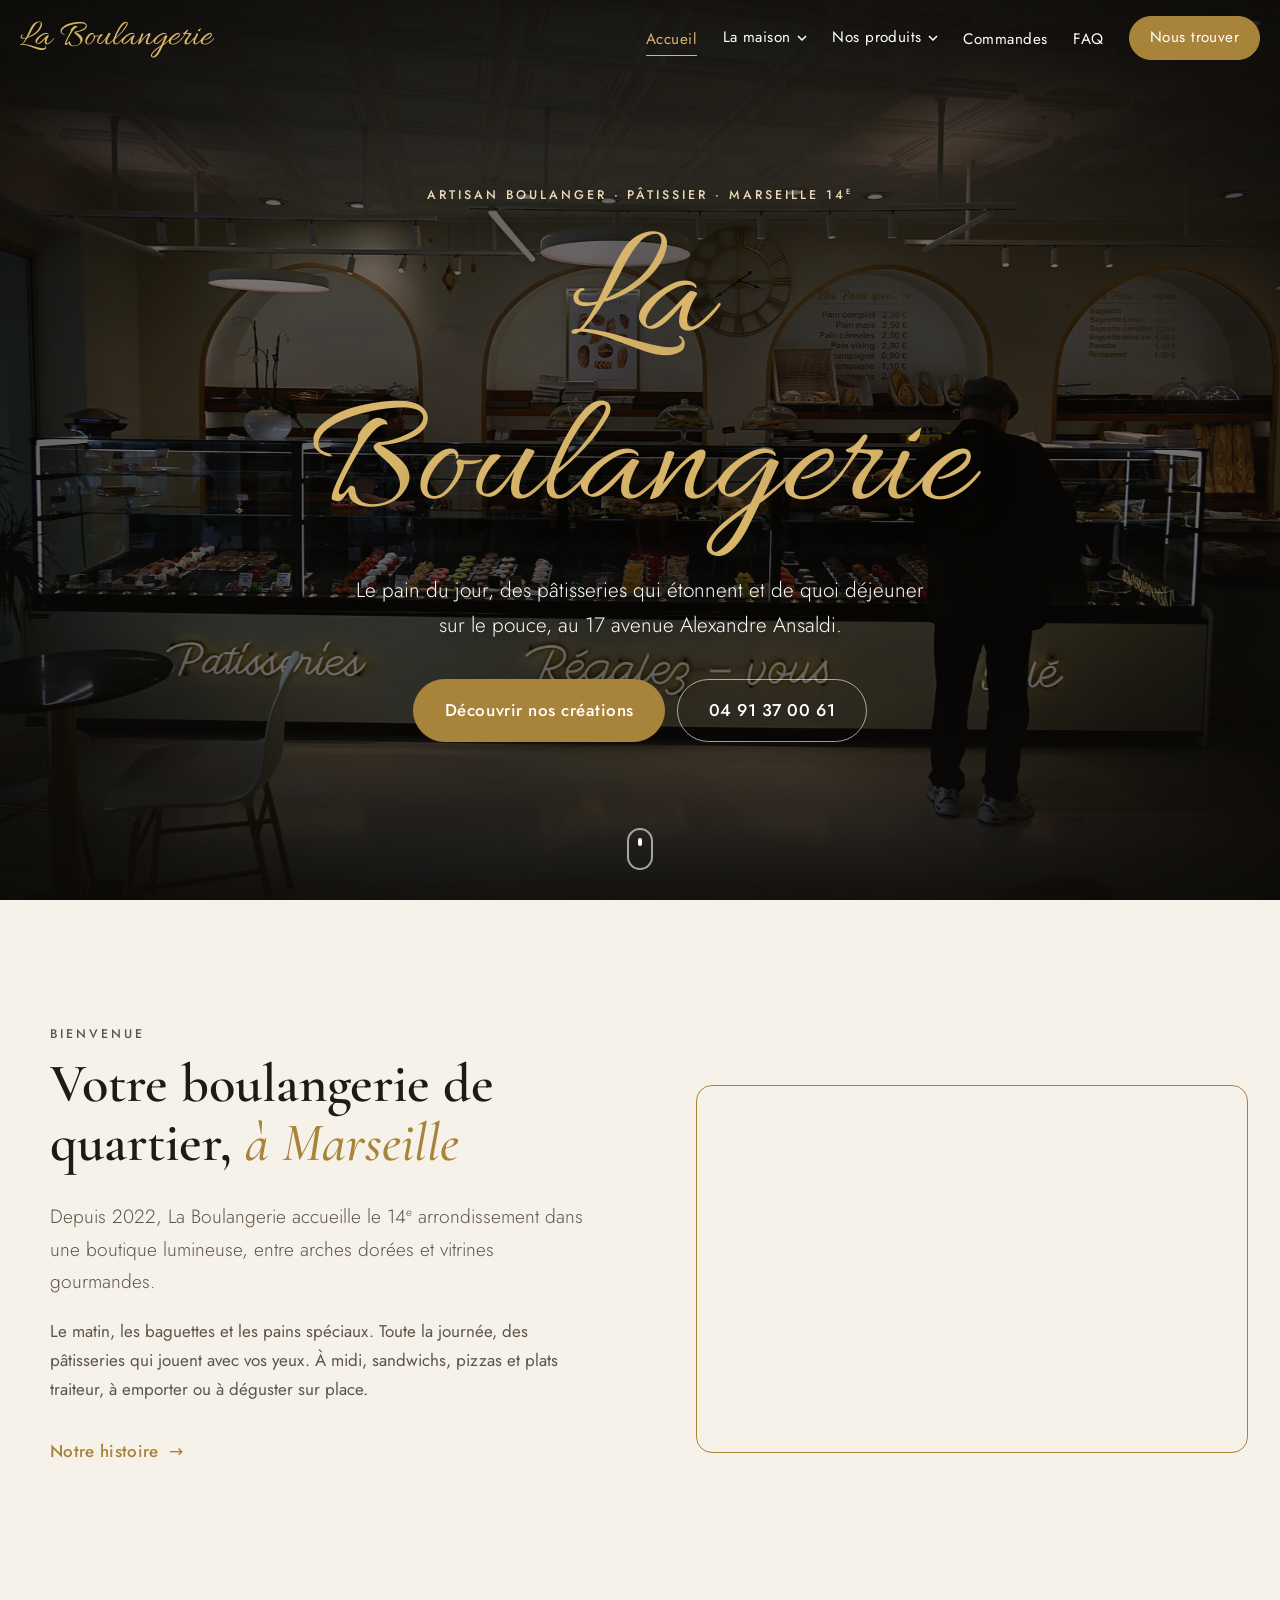
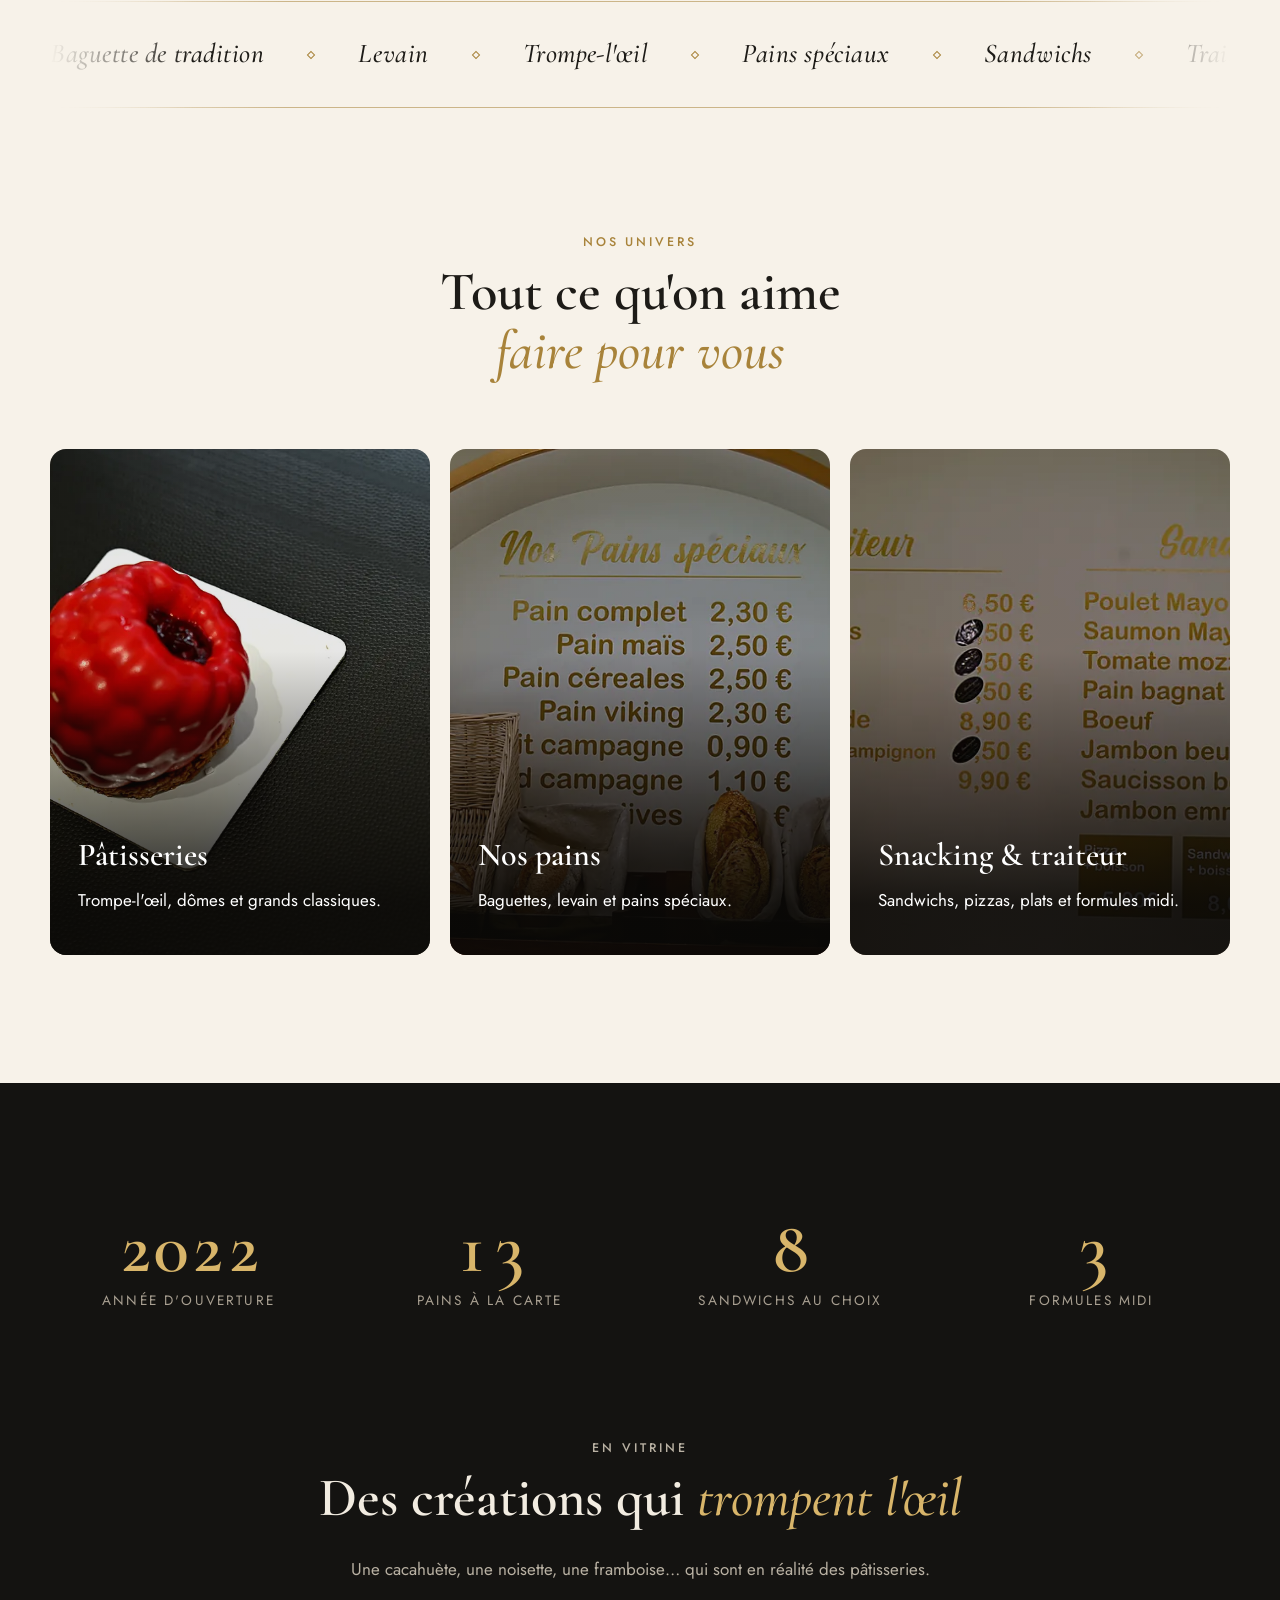
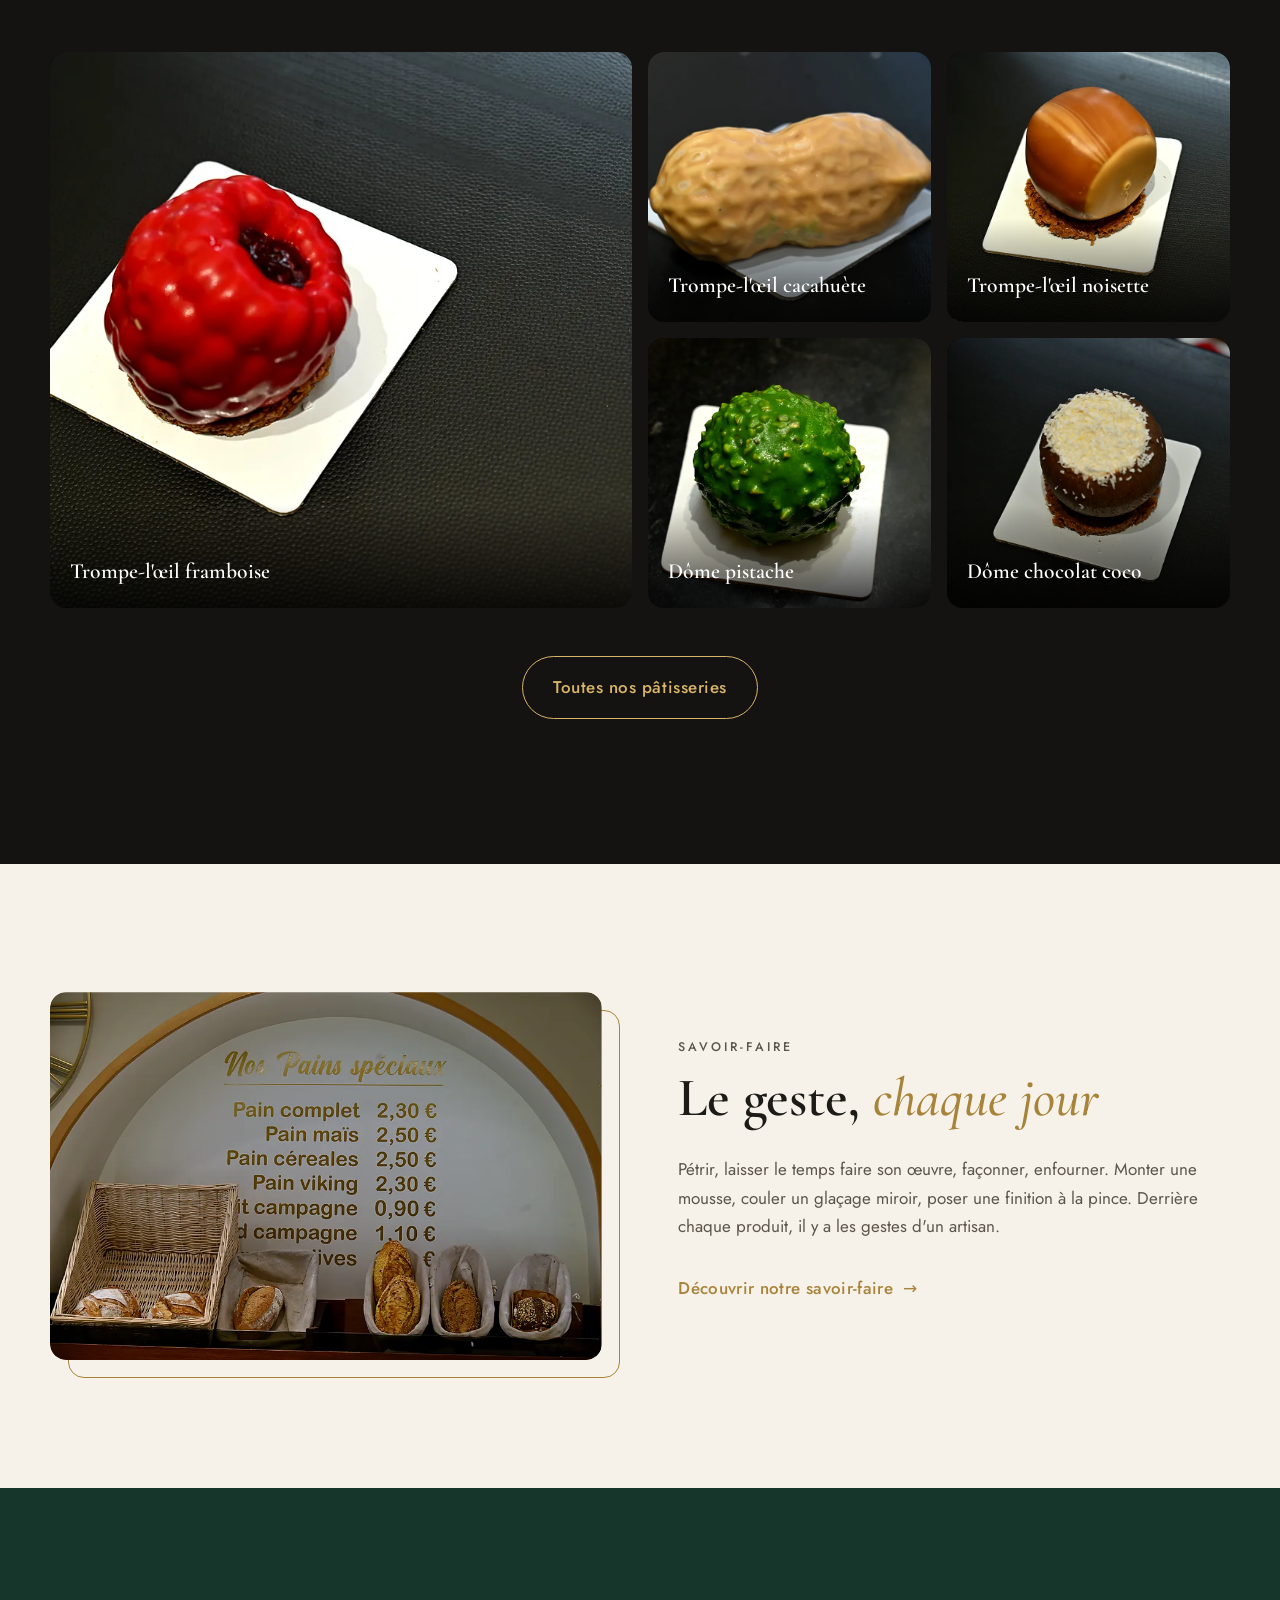
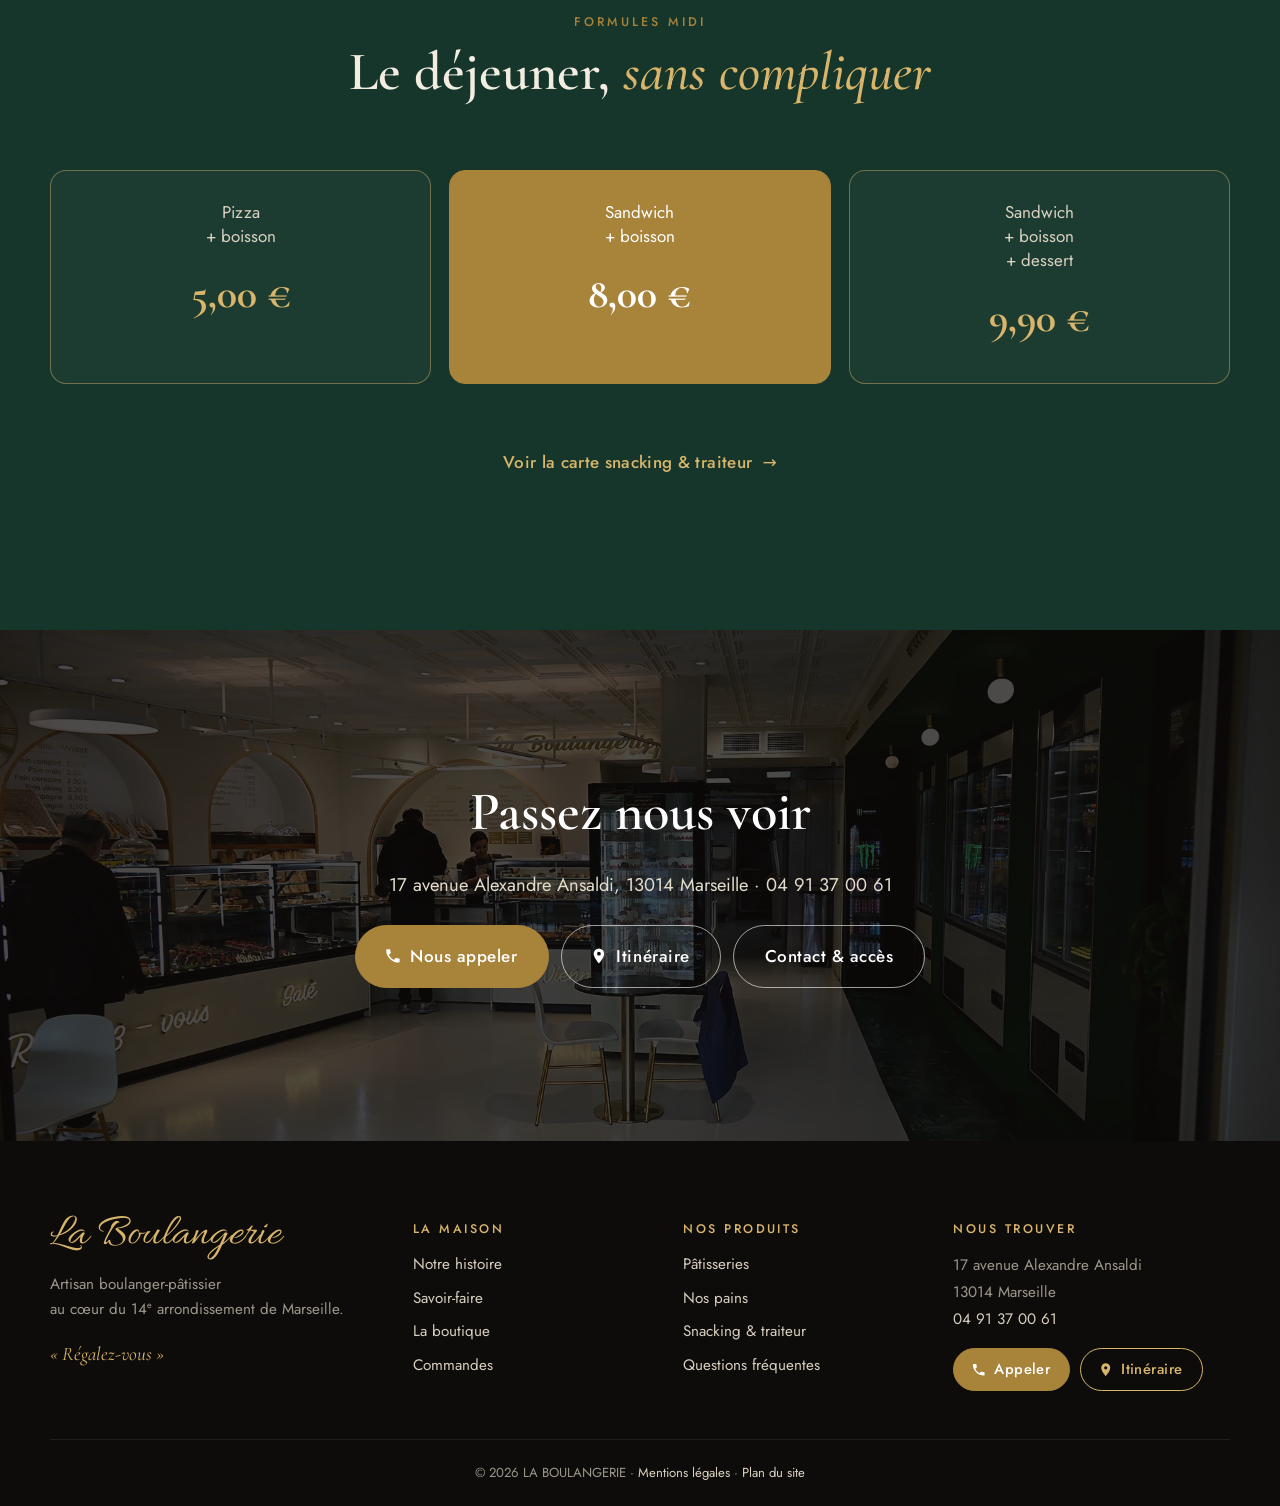
<file: index.html>
<!doctype html>
<html lang="fr">
<head>
<meta charset="utf-8">
<meta name="viewport" content="width=device-width, initial-scale=1, viewport-fit=cover">
<script>document.documentElement.classList.add("js")</script>
<title>La Boulangerie | Boulanger-pâtissier à Marseille 14e</title>
<meta name="description" content="Boulangerie-pâtisserie artisanale, 17 av. Alexandre Ansaldi, Marseille 14e : pains, pâtisseries trompe-l&#x27;œil, sandwichs, formules midi. 04 91 37 00 61.">
<meta name="robots" content="index, follow">
<link rel="canonical" href="https://www.laboulangerie-marseille.fr/">
<meta name="theme-color" content="#141311">
<meta name="geo.region" content="FR-13">
<meta name="geo.placename" content="Marseille">
<link rel="icon" href="favicon.svg" type="image/svg+xml">
<link rel="apple-touch-icon" href="images/apple-touch-icon.png">
<link rel="manifest" href="site.webmanifest">
<meta property="og:type" content="website">
<meta property="og:locale" content="fr_FR">
<meta property="og:site_name" content="La Boulangerie">
<meta property="og:title" content="La Boulangerie | Boulanger-pâtissier à Marseille 14e">
<meta property="og:description" content="Boulangerie-pâtisserie artisanale, 17 av. Alexandre Ansaldi, Marseille 14e : pains, pâtisseries trompe-l&#x27;œil, sandwichs, formules midi. 04 91 37 00 61.">
<meta property="og:url" content="https://www.laboulangerie-marseille.fr/">
<meta property="og:image" content="https://www.laboulangerie-marseille.fr/images/og/vitrine-patisseries-comptoir.jpg">
<meta property="og:image:width" content="1200">
<meta property="og:image:height" content="630">
<meta name="twitter:card" content="summary_large_image">
<meta name="twitter:title" content="La Boulangerie | Boulanger-pâtissier à Marseille 14e">
<meta name="twitter:description" content="Boulangerie-pâtisserie artisanale, 17 av. Alexandre Ansaldi, Marseille 14e : pains, pâtisseries trompe-l&#x27;œil, sandwichs, formules midi. 04 91 37 00 61.">
<meta name="twitter:image" content="https://www.laboulangerie-marseille.fr/images/og/vitrine-patisseries-comptoir.jpg">
<link rel="preconnect" href="https://fonts.googleapis.com">
<link rel="preconnect" href="https://fonts.gstatic.com" crossorigin>
<link href="https://fonts.googleapis.com/css2?family=Allura&family=Cormorant+Garamond:ital,wght@0,500;0,600;0,700;1,500&family=Jost:wght@300;400;500;600&display=swap" rel="stylesheet">
<link rel="preload" as="image" type="image/webp" href="images/vitrine-patisseries-comptoir-lg.webp" imagesrcset="images/vitrine-patisseries-comptoir-sm.webp 900w, images/vitrine-patisseries-comptoir-lg.webp 1800w" imagesizes="100vw">
<link rel="stylesheet" href="css/style.css">
<script type="application/ld+json">{"@context": "https://schema.org", "@type": "WebSite", "name": "La Boulangerie", "url": "https://www.laboulangerie-marseille.fr/", "inLanguage": "fr-FR"}</script>
<script type="application/ld+json">{"@context": "https://schema.org", "@type": "Bakery", "@id": "https://www.laboulangerie-marseille.fr/#boulangerie", "name": "La Boulangerie", "url": "https://www.laboulangerie-marseille.fr/", "logo": "https://www.laboulangerie-marseille.fr/favicon.svg", "image": ["https://www.laboulangerie-marseille.fr/images/vitrine-patisseries-comptoir-lg.jpg", "https://www.laboulangerie-marseille.fr/images/interieur-boutique-comptoir-lg.jpg", "https://www.laboulangerie-marseille.fr/images/trompe-loeil-cacahuete-lg.jpg"], "description": "Artisan boulanger-pâtissier à Marseille 14e : pains classiques et spéciaux, pâtisseries trompe-l'œil, sandwichs, formules midi et plats traiteur.", "telephone": "+33491370061", "address": {"@type": "PostalAddress", "streetAddress": "17 avenue Alexandre Ansaldi", "postalCode": "13014", "addressLocality": "Marseille", "addressRegion": "Provence-Alpes-Côte d'Azur", "addressCountry": "FR"}, "areaServed": "Marseille", "servesCuisine": ["Boulangerie", "Pâtisserie", "Sandwichs", "Traiteur"], "priceRange": "€", "currenciesAccepted": "EUR", "hasMap": "https://www.google.com/maps/search/?api=1&query=La+Boulangerie+17+avenue+Alexandre+Ansaldi+13014+Marseille", "foundingDate": "2022-02-03", "legalName": "LA BOULANGERIE", "vatID": "FR88911799120", "taxID": "911799120", "acceptsReservations": false, "menu": "https://www.laboulangerie-marseille.fr/pains.html"}</script>
<script type="application/ld+json">{"@context": "https://schema.org", "@type": "BreadcrumbList", "itemListElement": [{"@type": "ListItem", "position": 1, "name": "Accueil", "item": "https://www.laboulangerie-marseille.fr/"}]}</script>
</head>
<body class="home">
<a class="skip" href="#contenu">Aller au contenu</a>
<div class="progress" aria-hidden="true"></div>
<div class="curtain" aria-hidden="true"><span class="curtain__logo">La Boulangerie</span></div>
<header class="nav" id="nav">
  <div class="nav__inner">
    <a href="index.html" class="brand" aria-label="La Boulangerie, retour à l'accueil">La Boulangerie</a>
    <button class="nav__toggle" aria-expanded="false" aria-controls="menu" aria-label="Ouvrir le menu"><span></span><span></span><span></span></button>
    <nav id="menu" class="nav__menu" aria-label="Navigation principale"><ul><li><a href="index.html" aria-current="page">Accueil</a></li><li class="has-sub"><button class="sub-toggle" aria-expanded="false">La maison<svg viewBox="0 0 10 6" aria-hidden="true"><path d="M1 1l4 4 4-4" fill="none" stroke="currentColor" stroke-width="1.5"/></svg></button><ul class="sub"><li><a href="histoire.html">Notre histoire</a></li><li><a href="savoir-faire.html">Savoir-faire</a></li><li><a href="boutique.html">La boutique</a></li></ul></li><li class="has-sub"><button class="sub-toggle" aria-expanded="false">Nos produits<svg viewBox="0 0 10 6" aria-hidden="true"><path d="M1 1l4 4 4-4" fill="none" stroke="currentColor" stroke-width="1.5"/></svg></button><ul class="sub"><li><a href="patisseries.html">Pâtisseries</a></li><li><a href="pains.html">Nos pains</a></li><li><a href="snacking-traiteur.html">Snacking & traiteur</a></li></ul></li><li><a href="commandes.html">Commandes</a></li><li><a href="faq.html">FAQ</a></li><li><a href="contact.html" class="btn btn--small">Nous trouver</a></li></ul></nav>
  </div>
</header>
<main id="contenu">

<section class="hero">
  <div class="hero__slides" aria-hidden="false"><div class="hero__slide is-active"><picture><source type="image/webp" srcset="images/vitrine-patisseries-comptoir-sm.webp 900w, images/vitrine-patisseries-comptoir-lg.webp 1800w" sizes="100vw"><img src="images/vitrine-patisseries-comptoir-sm.jpg" srcset="images/vitrine-patisseries-comptoir-sm.jpg 900w, images/vitrine-patisseries-comptoir-lg.jpg 1800w" sizes="100vw" alt="La vitrine de pâtisseries et le comptoir de La Boulangerie à Marseille" width="900" height="600" decoding="async" fetchpriority="high"></picture></div><div class="hero__slide"><picture><source type="image/webp" srcset="images/interieur-boutique-comptoir-sm.webp 900w, images/interieur-boutique-comptoir-lg.webp 1800w" sizes="100vw"><img src="images/interieur-boutique-comptoir-sm.jpg" srcset="images/interieur-boutique-comptoir-sm.jpg 900w, images/interieur-boutique-comptoir-lg.jpg 1800w" sizes="100vw" alt="" width="900" height="600" loading="lazy" decoding="async"></picture></div><div class="hero__slide"><picture><source type="image/webp" srcset="images/enseigne-doree-la-boulangerie-sm.webp 900w, images/enseigne-doree-la-boulangerie-lg.webp 1800w" sizes="100vw"><img src="images/enseigne-doree-la-boulangerie-sm.jpg" srcset="images/enseigne-doree-la-boulangerie-sm.jpg 900w, images/enseigne-doree-la-boulangerie-lg.jpg 1800w" sizes="100vw" alt="" width="900" height="600" loading="lazy" decoding="async"></picture></div></div>
  <div class="hero__content">
    <p class="eyebrow fade-up">Artisan boulanger · pâtissier · Marseille 14<sup>e</sup></p>
    <h1 class="hero__title"><span class="script split">La Boulangerie</span><span class="visually-hidden"> — boulangerie-pâtisserie artisanale à Marseille</span></h1>
    <p class="hero__lead fade-up" style="--d:600ms">Le pain du jour, des pâtisseries qui étonnent et de quoi déjeuner sur le pouce, au 17 avenue Alexandre Ansaldi.</p>
    <div class="btn-row fade-up" style="--d:800ms">
      <a href="patisseries.html" class="btn magnetic">Découvrir nos créations</a>
      <a class="btn btn--ghost magnetic" href="tel:+33491370061">04 91 37 00 61</a>
    </div>
  </div>
  <a href="#intro" class="hero__scroll" aria-label="Défiler vers le contenu"></a>
</section>

<section class="section" id="intro">
  <div class="container split-grid">
    <div class="reveal">
      <p class="eyebrow">Bienvenue</p>
      <h2>Votre boulangerie de quartier, <em>à Marseille</em></h2>
      <p class="lead">Depuis 2022, La Boulangerie accueille le 14<sup>e</sup> arrondissement dans une boutique lumineuse, entre arches dorées et vitrines gourmandes.</p>
      <p>Le matin, les baguettes et les pains spéciaux. Toute la journée, des pâtisseries qui jouent avec vos yeux. À midi, sandwichs, pizzas et plats traiteur, à emporter ou à déguster sur place.</p>
      <a class="link-arrow" href="histoire.html">Notre histoire</a>
    </div>
    <figure class="reveal reveal-img framed"><picture><source type="image/webp" srcset="images/enseigne-doree-la-boulangerie-sm.webp 900w, images/enseigne-doree-la-boulangerie-lg.webp 1800w" sizes="(min-width: 900px) 50vw, 100vw"><img src="images/enseigne-doree-la-boulangerie-sm.jpg" srcset="images/enseigne-doree-la-boulangerie-sm.jpg 900w, images/enseigne-doree-la-boulangerie-lg.jpg 1800w" sizes="(min-width: 900px) 50vw, 100vw" alt="Enseigne lumineuse dorée La Boulangerie à l&#x27;intérieur de la boutique" width="900" height="600" loading="lazy" decoding="async"></picture></figure>
  </div>
</section>

<div class="marquee" aria-hidden="true"><div class="marquee__track"><span>Baguette de tradition</span><span class="dot">✦</span><span>Levain</span><span class="dot">✦</span><span>Trompe-l'œil</span><span class="dot">✦</span><span>Pains spéciaux</span><span class="dot">✦</span><span>Sandwichs</span><span class="dot">✦</span><span>Traiteur</span><span class="dot">✦</span><span>Régalez-vous</span><span class="dot">✦</span><span>Baguette de tradition</span><span class="dot">✦</span><span>Levain</span><span class="dot">✦</span><span>Trompe-l'œil</span><span class="dot">✦</span><span>Pains spéciaux</span><span class="dot">✦</span><span>Sandwichs</span><span class="dot">✦</span><span>Traiteur</span><span class="dot">✦</span><span>Régalez-vous</span><span class="dot">✦</span></div></div>

<section class="section">
  <div class="container">
    <header class="section__head reveal"><p class="eyebrow">Nos univers</p><h2>Tout ce qu'on aime <em>faire pour vous</em></h2></header>
    <div class="univers-grid"><a class="univers reveal" href="patisseries.html" style="--d:0ms"><picture><source type="image/webp" srcset="images/trompe-loeil-framboise-sm.webp 900w, images/trompe-loeil-framboise-lg.webp 1800w" sizes="(min-width: 900px) 33vw, 100vw"><img src="images/trompe-loeil-framboise-sm.jpg" srcset="images/trompe-loeil-framboise-sm.jpg 900w, images/trompe-loeil-framboise-lg.jpg 1800w" sizes="(min-width: 900px) 33vw, 100vw" alt="" width="900" height="742" loading="lazy" decoding="async"></picture><span class="univers__body"><span class="univers__title">Pâtisseries</span><span>Trompe-l'œil, dômes et grands classiques.</span><span class="univers__more">Découvrir →</span></span></a><a class="univers reveal" href="pains.html" style="--d:120ms"><picture><source type="image/webp" srcset="images/menu-pains-speciaux-corbeilles-sm.webp 900w, images/menu-pains-speciaux-corbeilles-lg.webp 1800w" sizes="(min-width: 900px) 33vw, 100vw"><img src="images/menu-pains-speciaux-corbeilles-sm.jpg" srcset="images/menu-pains-speciaux-corbeilles-sm.jpg 900w, images/menu-pains-speciaux-corbeilles-lg.jpg 1800w" sizes="(min-width: 900px) 33vw, 100vw" alt="" width="900" height="600" loading="lazy" decoding="async"></picture><span class="univers__body"><span class="univers__title">Nos pains</span><span>Baguettes, levain et pains spéciaux.</span><span class="univers__more">Découvrir →</span></span></a><a class="univers reveal" href="snacking-traiteur.html" style="--d:240ms"><picture><source type="image/webp" srcset="images/menu-traiteur-sandwichs-sm.webp 900w, images/menu-traiteur-sandwichs-lg.webp 1800w" sizes="(min-width: 900px) 33vw, 100vw"><img src="images/menu-traiteur-sandwichs-sm.jpg" srcset="images/menu-traiteur-sandwichs-sm.jpg 900w, images/menu-traiteur-sandwichs-lg.jpg 1800w" sizes="(min-width: 900px) 33vw, 100vw" alt="" width="900" height="516" loading="lazy" decoding="async"></picture><span class="univers__body"><span class="univers__title">Snacking & traiteur</span><span>Sandwichs, pizzas, plats et formules midi.</span><span class="univers__more">Découvrir →</span></span></a></div>
  </div>
</section>

<section class="section dark">
  <div class="container">
    <ul class="counters">
      <li class="reveal"><strong data-count="2022">2022</strong><span>année d'ouverture</span></li>
      <li class="reveal" style="--d:100ms"><strong data-count="13">13</strong><span>pains à la carte</span></li>
      <li class="reveal" style="--d:200ms"><strong data-count="8">8</strong><span>sandwichs au choix</span></li>
      <li class="reveal" style="--d:300ms"><strong data-count="3">3</strong><span>formules midi</span></li>
    </ul>
  </div>
</section>

<section class="section dark section--flush-top">
  <div class="container">
    <header class="section__head reveal"><p class="eyebrow">En vitrine</p><h2>Des créations qui <em>trompent l'œil</em></h2>
      <p>Une cacahuète, une noisette, une framboise… qui sont en réalité des pâtisseries.</p></header>
    <div class="gallery gallery--home"><figure class="card card--tall reveal"><button class="card__btn" data-full="images/trompe-loeil-framboise-lg.jpg" data-caption="Trompe-l&#x27;œil framboise" aria-label="Agrandir : Trompe-l&#x27;œil framboise"><picture><source type="image/webp" srcset="images/trompe-loeil-framboise-sm.webp 900w, images/trompe-loeil-framboise-lg.webp 1800w" sizes="(min-width: 900px) 33vw, (min-width: 520px) 50vw, 100vw"><img src="images/trompe-loeil-framboise-sm.jpg" srcset="images/trompe-loeil-framboise-sm.jpg 900w, images/trompe-loeil-framboise-lg.jpg 1800w" sizes="(min-width: 900px) 33vw, (min-width: 520px) 50vw, 100vw" alt="Pâtisserie trompe-l&#x27;œil en forme de framboise, glaçage rouge brillant" width="900" height="742" loading="lazy" decoding="async"></picture></button><figcaption>Trompe-l'œil framboise</figcaption></figure><figure class="card reveal"><button class="card__btn" data-full="images/trompe-loeil-cacahuete-lg.jpg" data-caption="Trompe-l&#x27;œil cacahuète" aria-label="Agrandir : Trompe-l&#x27;œil cacahuète"><picture><source type="image/webp" srcset="images/trompe-loeil-cacahuete-sm.webp 900w, images/trompe-loeil-cacahuete-lg.webp 1800w" sizes="(min-width: 900px) 33vw, (min-width: 520px) 50vw, 100vw"><img src="images/trompe-loeil-cacahuete-sm.jpg" srcset="images/trompe-loeil-cacahuete-sm.jpg 900w, images/trompe-loeil-cacahuete-lg.jpg 1800w" sizes="(min-width: 900px) 33vw, (min-width: 520px) 50vw, 100vw" alt="Pâtisserie trompe-l&#x27;œil en forme de cacahuète géante" width="900" height="600" loading="lazy" decoding="async"></picture></button><figcaption>Trompe-l'œil cacahuète</figcaption></figure><figure class="card reveal"><button class="card__btn" data-full="images/trompe-loeil-noisette-lg.jpg" data-caption="Trompe-l&#x27;œil noisette" aria-label="Agrandir : Trompe-l&#x27;œil noisette"><picture><source type="image/webp" srcset="images/trompe-loeil-noisette-sm.webp 900w, images/trompe-loeil-noisette-lg.webp 1800w" sizes="(min-width: 900px) 33vw, (min-width: 520px) 50vw, 100vw"><img src="images/trompe-loeil-noisette-sm.jpg" srcset="images/trompe-loeil-noisette-sm.jpg 900w, images/trompe-loeil-noisette-lg.jpg 1800w" sizes="(min-width: 900px) 33vw, (min-width: 520px) 50vw, 100vw" alt="Pâtisserie trompe-l&#x27;œil en forme de noisette sur un sablé" width="900" height="695" loading="lazy" decoding="async"></picture></button><figcaption>Trompe-l'œil noisette</figcaption></figure><figure class="card reveal"><button class="card__btn" data-full="images/dome-pistache-lg.jpg" data-caption="Dôme pistache" aria-label="Agrandir : Dôme pistache"><picture><source type="image/webp" srcset="images/dome-pistache-sm.webp 900w, images/dome-pistache-lg.webp 1800w" sizes="(min-width: 900px) 33vw, (min-width: 520px) 50vw, 100vw"><img src="images/dome-pistache-sm.jpg" srcset="images/dome-pistache-sm.jpg 900w, images/dome-pistache-lg.jpg 1800w" sizes="(min-width: 900px) 33vw, (min-width: 520px) 50vw, 100vw" alt="Dôme vert recouvert d&#x27;éclats de pistache" width="900" height="733" loading="lazy" decoding="async"></picture></button><figcaption>Dôme pistache</figcaption></figure><figure class="card reveal"><button class="card__btn" data-full="images/dome-chocolat-coco-lg.jpg" data-caption="Dôme chocolat coco" aria-label="Agrandir : Dôme chocolat coco"><picture><source type="image/webp" srcset="images/dome-chocolat-coco-sm.webp 900w, images/dome-chocolat-coco-lg.webp 1800w" sizes="(min-width: 900px) 33vw, (min-width: 520px) 50vw, 100vw"><img src="images/dome-chocolat-coco-sm.jpg" srcset="images/dome-chocolat-coco-sm.jpg 900w, images/dome-chocolat-coco-lg.jpg 1800w" sizes="(min-width: 900px) 33vw, (min-width: 520px) 50vw, 100vw" alt="Dôme au chocolat surmonté de copeaux de noix de coco" width="900" height="733" loading="lazy" decoding="async"></picture></button><figcaption>Dôme chocolat coco</figcaption></figure></div>
    <p class="center reveal"><a class="btn btn--outline-light magnetic" href="patisseries.html">Toutes nos pâtisseries</a></p>
  </div>
</section>

<section class="section">
  <div class="container split-grid split-grid--rev">
    <figure class="reveal reveal-img framed"><picture><source type="image/webp" srcset="images/menu-pains-speciaux-corbeilles-sm.webp 900w, images/menu-pains-speciaux-corbeilles-lg.webp 1800w" sizes="(min-width: 900px) 50vw, 100vw"><img src="images/menu-pains-speciaux-corbeilles-sm.jpg" srcset="images/menu-pains-speciaux-corbeilles-sm.jpg 900w, images/menu-pains-speciaux-corbeilles-lg.jpg 1800w" sizes="(min-width: 900px) 50vw, 100vw" alt="Corbeilles de pains spéciaux devant l&#x27;ardoise des prix" width="900" height="600" loading="lazy" decoding="async"></picture></figure>
    <div class="reveal">
      <p class="eyebrow">Savoir-faire</p>
      <h2>Le geste, <em>chaque jour</em></h2>
      <p>Pétrir, laisser le temps faire son œuvre, façonner, enfourner. Monter une mousse, couler un glaçage miroir, poser une finition à la pince. Derrière chaque produit, il y a les gestes d'un artisan.</p>
      <a class="link-arrow" href="savoir-faire.html">Découvrir notre savoir-faire</a>
    </div>
  </div>
</section>

<section class="section green">
  <div class="container">
    <header class="section__head reveal"><p class="eyebrow">Formules midi</p><h2>Le déjeuner, <em>sans compliquer</em></h2></header>
    <div class="formules"><div class="formule reveal" style="--d:0ms"><p>Pizza<br>+ boisson</p><strong>5,00 €</strong></div><div class="formule formule--star reveal" style="--d:120ms"><p>Sandwich<br>+ boisson</p><strong>8,00 €</strong></div><div class="formule reveal" style="--d:240ms"><p>Sandwich<br>+ boisson<br>+ dessert</p><strong>9,90 €</strong></div></div>
    <p class="center reveal"><a class="link-arrow link-arrow--light" href="snacking-traiteur.html">Voir la carte snacking &amp; traiteur</a></p>
  </div>
</section>


<section class="cta-band">
  <div class="cta-band__bg" data-parallax="0.15"><picture><source type="image/webp" srcset="images/interieur-boutique-comptoir-2-sm.webp 900w, images/interieur-boutique-comptoir-2-lg.webp 1800w" sizes="100vw"><img src="images/interieur-boutique-comptoir-2-sm.jpg" srcset="images/interieur-boutique-comptoir-2-sm.jpg 900w, images/interieur-boutique-comptoir-2-lg.jpg 1800w" sizes="100vw" alt="" width="900" height="600" loading="lazy" decoding="async"></picture></div>
  <div class="container cta-band__inner reveal">
    <h2>Passez nous voir</h2>
    <p>17 avenue Alexandre Ansaldi, 13014 Marseille · 04 91 37 00 61</p>
    <div class="btn-row"><a class="btn magnetic" href="tel:+33491370061"><svg class="ico" viewBox="0 0 24 24" aria-hidden="true"><path d="M6.6 10.8a15.2 15.2 0 0 0 6.6 6.6l2.2-2.2a1 1 0 0 1 1-.25 11.4 11.4 0 0 0 3.6.57 1 1 0 0 1 1 1V20a1 1 0 0 1-1 1A17 17 0 0 1 3 4a1 1 0 0 1 1-1h3.5a1 1 0 0 1 1 1c0 1.25.2 2.45.57 3.57a1 1 0 0 1-.25 1z" fill="currentColor"/></svg>Nous appeler</a><a class="btn btn--ghost magnetic" href="https://www.google.com/maps/dir/?api=1&destination=17+avenue+Alexandre+Ansaldi+13014+Marseille" target="_blank" rel="noopener"><svg class="ico" viewBox="0 0 24 24" aria-hidden="true"><path d="M12 2a7 7 0 0 0-7 7c0 5.25 7 13 7 13s7-7.75 7-13a7 7 0 0 0-7-7zm0 9.5A2.5 2.5 0 1 1 12 6.5a2.5 2.5 0 0 1 0 5z" fill="currentColor"/></svg>Itinéraire</a><a class="btn btn--ghost magnetic" href="contact.html">Contact & accès</a></div>
  </div>
</section>

</main>

<footer class="footer">
  <div class="container footer__grid">
    <div>
      <p class="brand">La Boulangerie</p>
      <p>Artisan boulanger-pâtissier<br>au cœur du 14<sup>e</sup> arrondissement de Marseille.</p>
      <p class="footer__motto">« Régalez-vous »</p>
    </div>
    <div>
      <h2 class="footer__title">La maison</h2>
      <ul><li><a href="histoire.html">Notre histoire</a></li><li><a href="savoir-faire.html">Savoir-faire</a></li><li><a href="boutique.html">La boutique</a></li><li><a href="commandes.html">Commandes</a></li></ul>
    </div>
    <div>
      <h2 class="footer__title">Nos produits</h2>
      <ul><li><a href="patisseries.html">Pâtisseries</a></li><li><a href="pains.html">Nos pains</a></li><li><a href="snacking-traiteur.html">Snacking &amp; traiteur</a></li><li><a href="faq.html">Questions fréquentes</a></li></ul>
    </div>
    <div>
      <h2 class="footer__title">Nous trouver</h2>
      <address>17 avenue Alexandre Ansaldi<br>13014 Marseille<br><a href="tel:+33491370061">04 91 37 00 61</a></address>
      <div class="footer__btns"><a class="btn btn--small" href="tel:+33491370061"><svg class="ico" viewBox="0 0 24 24" aria-hidden="true"><path d="M6.6 10.8a15.2 15.2 0 0 0 6.6 6.6l2.2-2.2a1 1 0 0 1 1-.25 11.4 11.4 0 0 0 3.6.57 1 1 0 0 1 1 1V20a1 1 0 0 1-1 1A17 17 0 0 1 3 4a1 1 0 0 1 1-1h3.5a1 1 0 0 1 1 1c0 1.25.2 2.45.57 3.57a1 1 0 0 1-.25 1z" fill="currentColor"/></svg>Appeler</a><a class="btn btn--small btn--outline-light" href="https://www.google.com/maps/dir/?api=1&destination=17+avenue+Alexandre+Ansaldi+13014+Marseille" target="_blank" rel="noopener"><svg class="ico" viewBox="0 0 24 24" aria-hidden="true"><path d="M12 2a7 7 0 0 0-7 7c0 5.25 7 13 7 13s7-7.75 7-13a7 7 0 0 0-7-7zm0 9.5A2.5 2.5 0 1 1 12 6.5a2.5 2.5 0 0 1 0 5z" fill="currentColor"/></svg>Itinéraire</a></div>
    </div>
  </div>
  <div class="container footer__bottom">
    <p>© <span data-year>2026</span> LA BOULANGERIE · <a href="mentions-legales.html">Mentions légales</a> · <a href="plan-du-site.html">Plan du site</a></p>
  </div>
</footer>
<a href="#contenu" class="to-top" aria-label="Revenir en haut de la page"><svg viewBox="0 0 24 24" aria-hidden="true"><path d="M6 15l6-6 6 6" fill="none" stroke="currentColor" stroke-width="2"/></svg></a>
<dialog class="lightbox" id="lightbox" aria-label="Visionneuse photo">
  <button class="lightbox__close" aria-label="Fermer">×</button>
  <button class="lightbox__nav lightbox__prev" aria-label="Photo précédente">‹</button>
  <figure><img alt=""><figcaption class="lightbox__caption"></figcaption></figure>
  <button class="lightbox__nav lightbox__next" aria-label="Photo suivante">›</button>
</dialog>
<script src="js/main.js" defer></script>
</body>
</html>
</file>
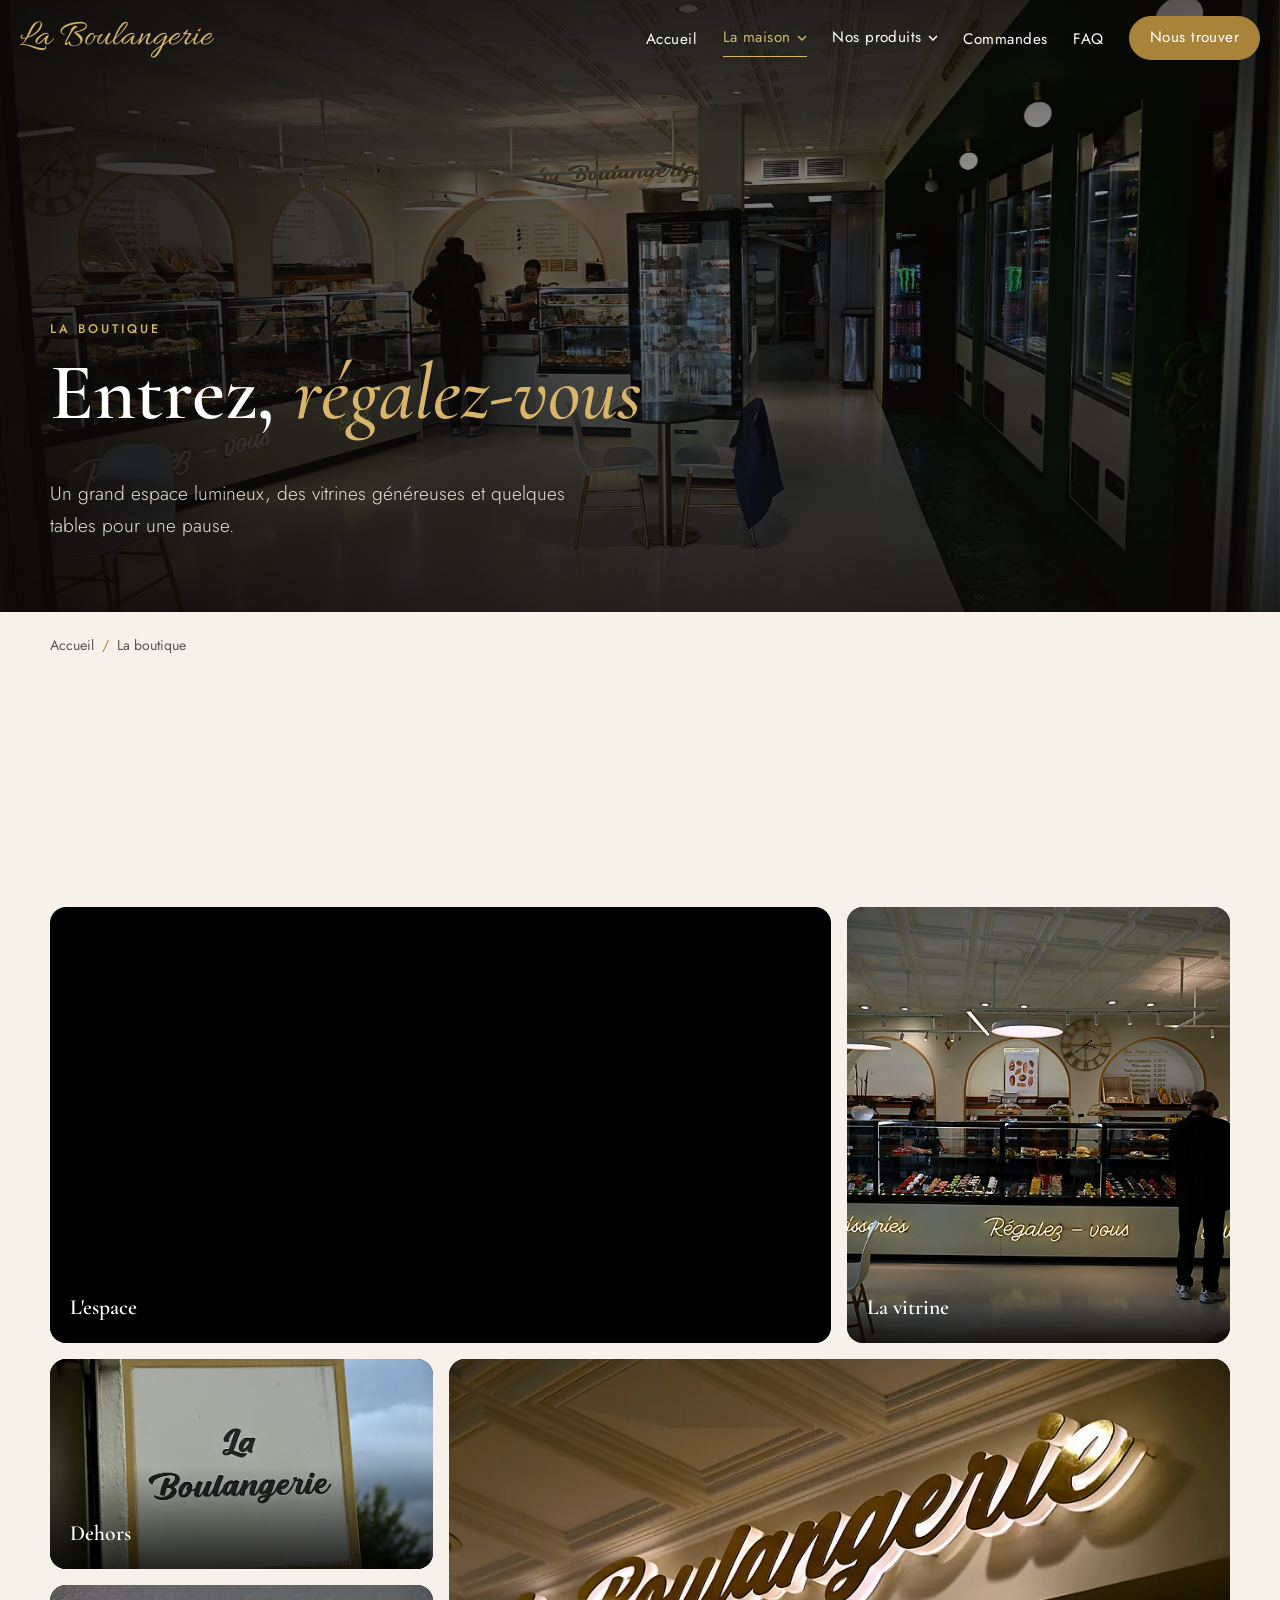
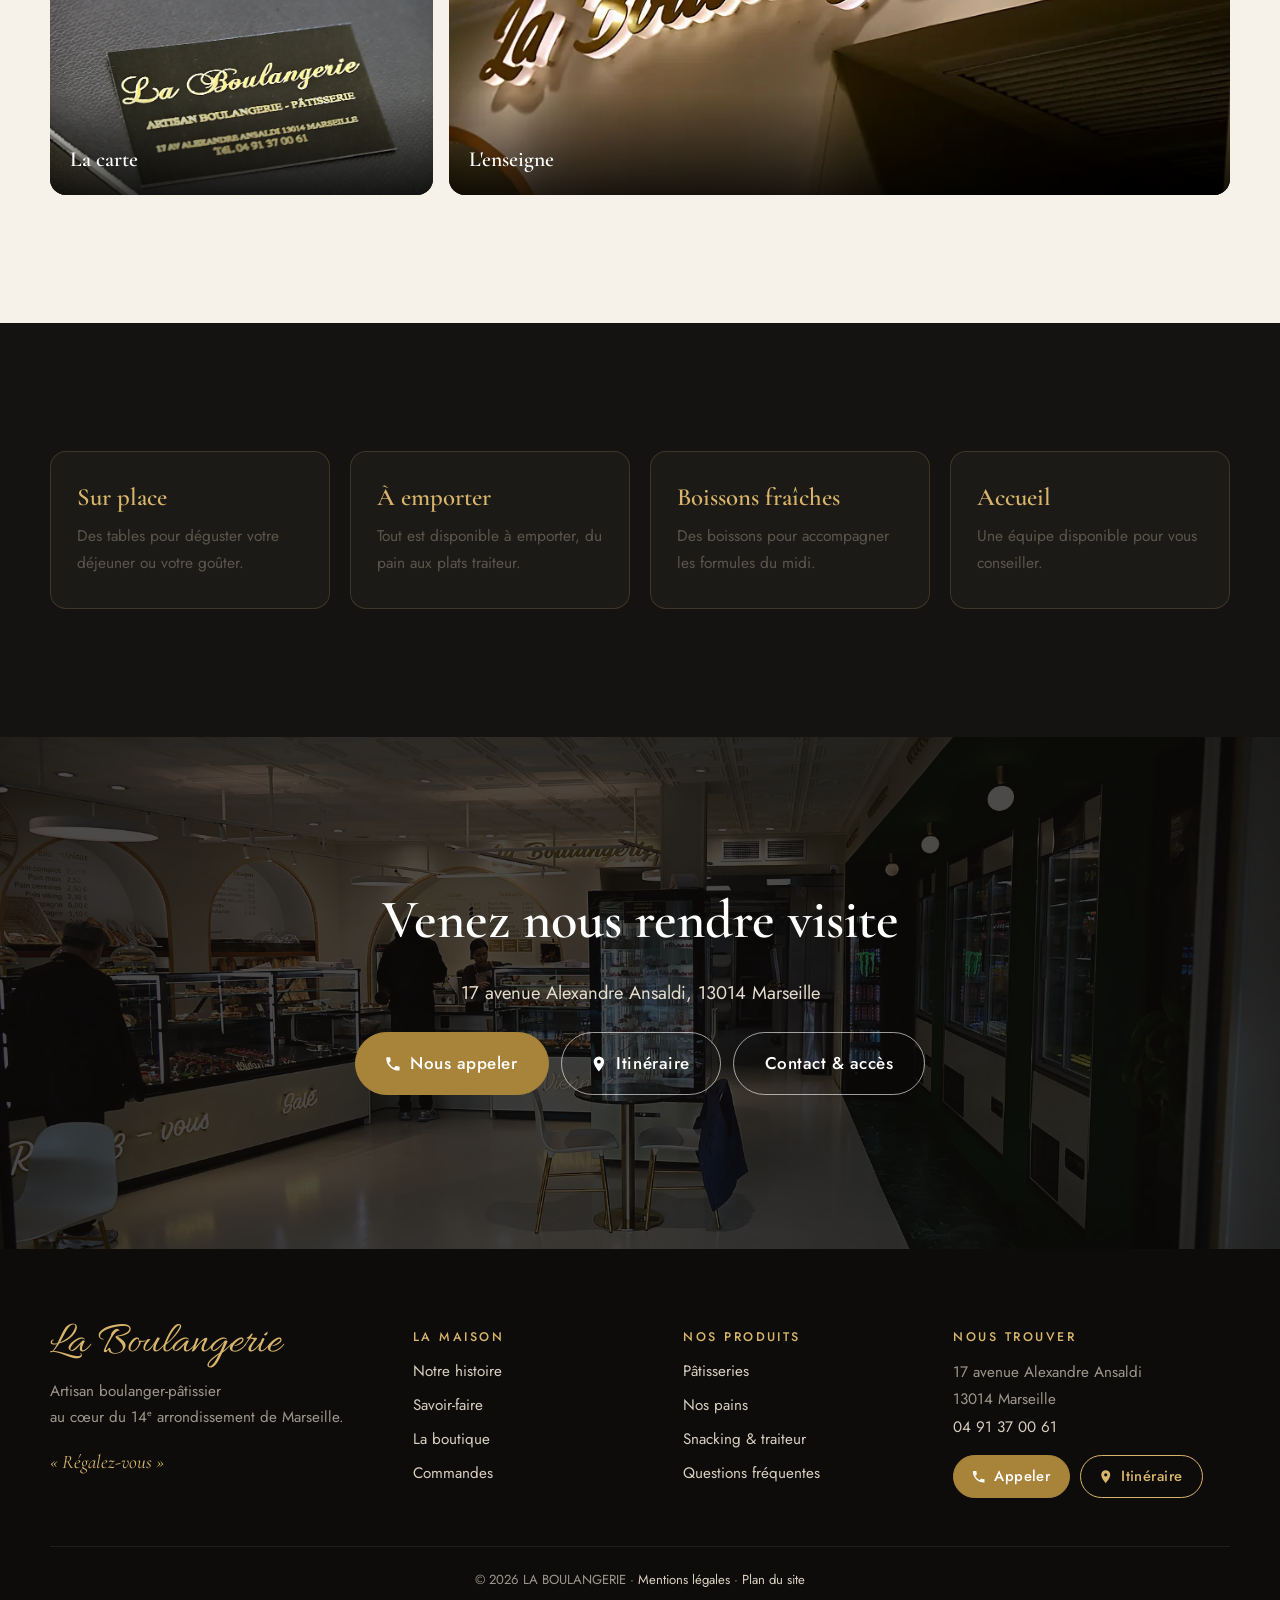
<file: boutique.html>
<!doctype html>
<html lang="fr">
<head>
<meta charset="utf-8">
<meta name="viewport" content="width=device-width, initial-scale=1, viewport-fit=cover">
<script>document.documentElement.classList.add("js")</script>
<title>La boutique, avenue Ansaldi Marseille | La Boulangerie</title>
<meta name="description" content="Découvrez la boutique de La Boulangerie, avenue Alexandre Ansaldi à Marseille 14e : vitrines de pâtisseries, espace de dégustation sur place et accueil.">
<meta name="robots" content="index, follow">
<link rel="canonical" href="https://www.laboulangerie-marseille.fr/boutique.html">
<meta name="theme-color" content="#141311">
<meta name="geo.region" content="FR-13">
<meta name="geo.placename" content="Marseille">
<link rel="icon" href="favicon.svg" type="image/svg+xml">
<link rel="apple-touch-icon" href="images/apple-touch-icon.png">
<link rel="manifest" href="site.webmanifest">
<meta property="og:type" content="website">
<meta property="og:locale" content="fr_FR">
<meta property="og:site_name" content="La Boulangerie">
<meta property="og:title" content="La boutique, avenue Ansaldi Marseille | La Boulangerie">
<meta property="og:description" content="Découvrez la boutique de La Boulangerie, avenue Alexandre Ansaldi à Marseille 14e : vitrines de pâtisseries, espace de dégustation sur place et accueil.">
<meta property="og:url" content="https://www.laboulangerie-marseille.fr/boutique.html">
<meta property="og:image" content="https://www.laboulangerie-marseille.fr/images/og/interieur-boutique-comptoir.jpg">
<meta property="og:image:width" content="1200">
<meta property="og:image:height" content="630">
<meta name="twitter:card" content="summary_large_image">
<meta name="twitter:title" content="La boutique, avenue Ansaldi Marseille | La Boulangerie">
<meta name="twitter:description" content="Découvrez la boutique de La Boulangerie, avenue Alexandre Ansaldi à Marseille 14e : vitrines de pâtisseries, espace de dégustation sur place et accueil.">
<meta name="twitter:image" content="https://www.laboulangerie-marseille.fr/images/og/interieur-boutique-comptoir.jpg">
<link rel="preconnect" href="https://fonts.googleapis.com">
<link rel="preconnect" href="https://fonts.gstatic.com" crossorigin>
<link href="https://fonts.googleapis.com/css2?family=Allura&family=Cormorant+Garamond:ital,wght@0,500;0,600;0,700;1,500&family=Jost:wght@300;400;500;600&display=swap" rel="stylesheet">
<link rel="preload" as="image" type="image/webp" href="images/interieur-boutique-comptoir-lg.webp" imagesrcset="images/interieur-boutique-comptoir-sm.webp 900w, images/interieur-boutique-comptoir-lg.webp 1800w" imagesizes="100vw">
<link rel="stylesheet" href="css/style.css">
<script type="application/ld+json">{"@context": "https://schema.org", "@type": "Bakery", "@id": "https://www.laboulangerie-marseille.fr/#boulangerie", "name": "La Boulangerie", "url": "https://www.laboulangerie-marseille.fr/", "logo": "https://www.laboulangerie-marseille.fr/favicon.svg", "image": ["https://www.laboulangerie-marseille.fr/images/vitrine-patisseries-comptoir-lg.jpg", "https://www.laboulangerie-marseille.fr/images/interieur-boutique-comptoir-lg.jpg", "https://www.laboulangerie-marseille.fr/images/trompe-loeil-cacahuete-lg.jpg"], "description": "Artisan boulanger-pâtissier à Marseille 14e : pains classiques et spéciaux, pâtisseries trompe-l'œil, sandwichs, formules midi et plats traiteur.", "telephone": "+33491370061", "address": {"@type": "PostalAddress", "streetAddress": "17 avenue Alexandre Ansaldi", "postalCode": "13014", "addressLocality": "Marseille", "addressRegion": "Provence-Alpes-Côte d'Azur", "addressCountry": "FR"}, "areaServed": "Marseille", "servesCuisine": ["Boulangerie", "Pâtisserie", "Sandwichs", "Traiteur"], "priceRange": "€", "currenciesAccepted": "EUR", "hasMap": "https://www.google.com/maps/search/?api=1&query=La+Boulangerie+17+avenue+Alexandre+Ansaldi+13014+Marseille", "foundingDate": "2022-02-03", "legalName": "LA BOULANGERIE", "vatID": "FR88911799120", "taxID": "911799120", "acceptsReservations": false, "menu": "https://www.laboulangerie-marseille.fr/pains.html"}</script>
<script type="application/ld+json">{"@context": "https://schema.org", "@type": "BreadcrumbList", "itemListElement": [{"@type": "ListItem", "position": 1, "name": "Accueil", "item": "https://www.laboulangerie-marseille.fr/"}, {"@type": "ListItem", "position": 2, "name": "La boutique", "item": "https://www.laboulangerie-marseille.fr/boutique.html"}]}</script>
</head>
<body class="">
<a class="skip" href="#contenu">Aller au contenu</a>
<div class="progress" aria-hidden="true"></div>
<div class="curtain" aria-hidden="true"><span class="curtain__logo">La Boulangerie</span></div>
<header class="nav" id="nav">
  <div class="nav__inner">
    <a href="index.html" class="brand" aria-label="La Boulangerie, retour à l'accueil">La Boulangerie</a>
    <button class="nav__toggle" aria-expanded="false" aria-controls="menu" aria-label="Ouvrir le menu"><span></span><span></span><span></span></button>
    <nav id="menu" class="nav__menu" aria-label="Navigation principale"><ul><li><a href="index.html">Accueil</a></li><li class="has-sub is-active"><button class="sub-toggle" aria-expanded="false">La maison<svg viewBox="0 0 10 6" aria-hidden="true"><path d="M1 1l4 4 4-4" fill="none" stroke="currentColor" stroke-width="1.5"/></svg></button><ul class="sub"><li><a href="histoire.html">Notre histoire</a></li><li><a href="savoir-faire.html">Savoir-faire</a></li><li><a href="boutique.html" aria-current="page">La boutique</a></li></ul></li><li class="has-sub"><button class="sub-toggle" aria-expanded="false">Nos produits<svg viewBox="0 0 10 6" aria-hidden="true"><path d="M1 1l4 4 4-4" fill="none" stroke="currentColor" stroke-width="1.5"/></svg></button><ul class="sub"><li><a href="patisseries.html">Pâtisseries</a></li><li><a href="pains.html">Nos pains</a></li><li><a href="snacking-traiteur.html">Snacking & traiteur</a></li></ul></li><li><a href="commandes.html">Commandes</a></li><li><a href="faq.html">FAQ</a></li><li><a href="contact.html" class="btn btn--small">Nous trouver</a></li></ul></nav>
  </div>
</header>
<main id="contenu">

<section class="page-hero" style="--pos:center">
  <div class="page-hero__bg" data-parallax="0.25"><picture><source type="image/webp" srcset="images/interieur-boutique-comptoir-sm.webp 900w, images/interieur-boutique-comptoir-lg.webp 1800w" sizes="100vw"><img src="images/interieur-boutique-comptoir-sm.jpg" srcset="images/interieur-boutique-comptoir-sm.jpg 900w, images/interieur-boutique-comptoir-lg.jpg 1800w" sizes="100vw" alt="Intérieur de la boutique La Boulangerie à Marseille" width="900" height="600" decoding="async" fetchpriority="high"></picture></div>
  <div class="container page-hero__content">
    <p class="eyebrow">La boutique</p>
    <h1 class="split">Entrez, <em>régalez-vous</em></h1>
    <p class="page-hero__lead">Un grand espace lumineux, des vitrines généreuses et quelques tables pour une pause.</p>
  </div>
</section>
<nav class="breadcrumb container" aria-label="Fil d'Ariane"><ol><li><a href="index.html">Accueil</a></li><li aria-current="page">La boutique</li></ol></nav>
<section class="section">
  <div class="container narrow reveal">
    <p class="lead center">Des arches cerclées d'or, des ardoises en lettres dorées, un mur vert profond et un sol clair qui reflète la lumière : la boutique a été dessinée pour être aussi agréable qu'une pâtisserie est belle.</p>
  </div>
  <div class="container"><div class="mosaic6"><figure class="card mosaic__a reveal"><button class="card__btn" data-full="images/interieur-boutique-comptoir-lg.jpg" data-caption="L&#x27;espace" aria-label="Agrandir : L&#x27;espace"><picture><source type="image/webp" srcset="images/interieur-boutique-comptoir-sm.webp 900w, images/interieur-boutique-comptoir-lg.webp 1800w" sizes="(min-width: 900px) 33vw, (min-width: 520px) 50vw, 100vw"><img src="images/interieur-boutique-comptoir-sm.jpg" srcset="images/interieur-boutique-comptoir-sm.jpg 900w, images/interieur-boutique-comptoir-lg.jpg 1800w" sizes="(min-width: 900px) 33vw, (min-width: 520px) 50vw, 100vw" alt="Vue d&#x27;ensemble de la boutique : comptoir, vitrines et tables" width="900" height="600" loading="lazy" decoding="async"></picture></button><figcaption>L'espace</figcaption></figure><figure class="card mosaic__b reveal"><button class="card__btn" data-full="images/vitrine-patisseries-comptoir-lg.jpg" data-caption="La vitrine" aria-label="Agrandir : La vitrine"><picture><source type="image/webp" srcset="images/vitrine-patisseries-comptoir-sm.webp 900w, images/vitrine-patisseries-comptoir-lg.webp 1800w" sizes="(min-width: 900px) 33vw, (min-width: 520px) 50vw, 100vw"><img src="images/vitrine-patisseries-comptoir-sm.jpg" srcset="images/vitrine-patisseries-comptoir-sm.jpg 900w, images/vitrine-patisseries-comptoir-lg.jpg 1800w" sizes="(min-width: 900px) 33vw, (min-width: 520px) 50vw, 100vw" alt="Vitrine réfrigérée remplie de pâtisseries et comptoir « Régalez-vous »" width="900" height="600" loading="lazy" decoding="async"></picture></button><figcaption>La vitrine</figcaption></figure><figure class="card mosaic__c reveal"><button class="card__btn" data-full="images/enseigne-doree-la-boulangerie-lg.jpg" data-caption="L&#x27;enseigne" aria-label="Agrandir : L&#x27;enseigne"><picture><source type="image/webp" srcset="images/enseigne-doree-la-boulangerie-sm.webp 900w, images/enseigne-doree-la-boulangerie-lg.webp 1800w" sizes="(min-width: 900px) 33vw, (min-width: 520px) 50vw, 100vw"><img src="images/enseigne-doree-la-boulangerie-sm.jpg" srcset="images/enseigne-doree-la-boulangerie-sm.jpg 900w, images/enseigne-doree-la-boulangerie-lg.jpg 1800w" sizes="(min-width: 900px) 33vw, (min-width: 520px) 50vw, 100vw" alt="Lettres dorées lumineuses La Boulangerie" width="900" height="600" loading="lazy" decoding="async"></picture></button><figcaption>L'enseigne</figcaption></figure><figure class="card mosaic__d reveal"><button class="card__btn" data-full="images/enseigne-exterieure-la-boulangerie-lg.jpg" data-caption="Dehors" aria-label="Agrandir : Dehors"><picture><source type="image/webp" srcset="images/enseigne-exterieure-la-boulangerie-sm.webp 900w, images/enseigne-exterieure-la-boulangerie-lg.webp 1800w" sizes="(min-width: 900px) 33vw, (min-width: 520px) 50vw, 100vw"><img src="images/enseigne-exterieure-la-boulangerie-sm.jpg" srcset="images/enseigne-exterieure-la-boulangerie-sm.jpg 900w, images/enseigne-exterieure-la-boulangerie-lg.jpg 1800w" sizes="(min-width: 900px) 33vw, (min-width: 520px) 50vw, 100vw" alt="Enseigne extérieure de La Boulangerie" width="900" height="600" loading="lazy" decoding="async"></picture></button><figcaption>Dehors</figcaption></figure><figure class="card mosaic__e reveal"><button class="card__btn" data-full="images/carte-de-visite-la-boulangerie-lg.jpg" data-caption="La carte" aria-label="Agrandir : La carte"><picture><source type="image/webp" srcset="images/carte-de-visite-la-boulangerie-sm.webp 900w, images/carte-de-visite-la-boulangerie-lg.webp 1800w" sizes="(min-width: 900px) 33vw, (min-width: 520px) 50vw, 100vw"><img src="images/carte-de-visite-la-boulangerie-sm.jpg" srcset="images/carte-de-visite-la-boulangerie-sm.jpg 900w, images/carte-de-visite-la-boulangerie-lg.jpg 1800w" sizes="(min-width: 900px) 33vw, (min-width: 520px) 50vw, 100vw" alt="Carte de visite noire et dorée de La Boulangerie" width="900" height="600" loading="lazy" decoding="async"></picture></button><figcaption>La carte</figcaption></figure></div></div>
</section>
<section class="section dark">
  <div class="container">
    <div class="values values--dark">
      <div class="value reveal"><h3>Sur place</h3><p>Des tables pour déguster votre déjeuner ou votre goûter.</p></div>
      <div class="value reveal" style="--d:100ms"><h3>À emporter</h3><p>Tout est disponible à emporter, du pain aux plats traiteur.</p></div>
      <div class="value reveal" style="--d:200ms"><h3>Boissons fraîches</h3><p>Des boissons pour accompagner les formules du midi.</p></div>
      <div class="value reveal" style="--d:300ms"><h3>Accueil</h3><p>Une équipe disponible pour vous conseiller.</p></div>
    </div>
  </div>
</section>

<section class="cta-band">
  <div class="cta-band__bg" data-parallax="0.15"><picture><source type="image/webp" srcset="images/interieur-boutique-comptoir-2-sm.webp 900w, images/interieur-boutique-comptoir-2-lg.webp 1800w" sizes="100vw"><img src="images/interieur-boutique-comptoir-2-sm.jpg" srcset="images/interieur-boutique-comptoir-2-sm.jpg 900w, images/interieur-boutique-comptoir-2-lg.jpg 1800w" sizes="100vw" alt="" width="900" height="600" loading="lazy" decoding="async"></picture></div>
  <div class="container cta-band__inner reveal">
    <h2>Venez nous rendre visite</h2>
    <p>17 avenue Alexandre Ansaldi, 13014 Marseille</p>
    <div class="btn-row"><a class="btn magnetic" href="tel:+33491370061"><svg class="ico" viewBox="0 0 24 24" aria-hidden="true"><path d="M6.6 10.8a15.2 15.2 0 0 0 6.6 6.6l2.2-2.2a1 1 0 0 1 1-.25 11.4 11.4 0 0 0 3.6.57 1 1 0 0 1 1 1V20a1 1 0 0 1-1 1A17 17 0 0 1 3 4a1 1 0 0 1 1-1h3.5a1 1 0 0 1 1 1c0 1.25.2 2.45.57 3.57a1 1 0 0 1-.25 1z" fill="currentColor"/></svg>Nous appeler</a><a class="btn btn--ghost magnetic" href="https://www.google.com/maps/dir/?api=1&destination=17+avenue+Alexandre+Ansaldi+13014+Marseille" target="_blank" rel="noopener"><svg class="ico" viewBox="0 0 24 24" aria-hidden="true"><path d="M12 2a7 7 0 0 0-7 7c0 5.25 7 13 7 13s7-7.75 7-13a7 7 0 0 0-7-7zm0 9.5A2.5 2.5 0 1 1 12 6.5a2.5 2.5 0 0 1 0 5z" fill="currentColor"/></svg>Itinéraire</a><a class="btn btn--ghost magnetic" href="contact.html">Contact & accès</a></div>
  </div>
</section>
</main>

<footer class="footer">
  <div class="container footer__grid">
    <div>
      <p class="brand">La Boulangerie</p>
      <p>Artisan boulanger-pâtissier<br>au cœur du 14<sup>e</sup> arrondissement de Marseille.</p>
      <p class="footer__motto">« Régalez-vous »</p>
    </div>
    <div>
      <h2 class="footer__title">La maison</h2>
      <ul><li><a href="histoire.html">Notre histoire</a></li><li><a href="savoir-faire.html">Savoir-faire</a></li><li><a href="boutique.html">La boutique</a></li><li><a href="commandes.html">Commandes</a></li></ul>
    </div>
    <div>
      <h2 class="footer__title">Nos produits</h2>
      <ul><li><a href="patisseries.html">Pâtisseries</a></li><li><a href="pains.html">Nos pains</a></li><li><a href="snacking-traiteur.html">Snacking &amp; traiteur</a></li><li><a href="faq.html">Questions fréquentes</a></li></ul>
    </div>
    <div>
      <h2 class="footer__title">Nous trouver</h2>
      <address>17 avenue Alexandre Ansaldi<br>13014 Marseille<br><a href="tel:+33491370061">04 91 37 00 61</a></address>
      <div class="footer__btns"><a class="btn btn--small" href="tel:+33491370061"><svg class="ico" viewBox="0 0 24 24" aria-hidden="true"><path d="M6.6 10.8a15.2 15.2 0 0 0 6.6 6.6l2.2-2.2a1 1 0 0 1 1-.25 11.4 11.4 0 0 0 3.6.57 1 1 0 0 1 1 1V20a1 1 0 0 1-1 1A17 17 0 0 1 3 4a1 1 0 0 1 1-1h3.5a1 1 0 0 1 1 1c0 1.25.2 2.45.57 3.57a1 1 0 0 1-.25 1z" fill="currentColor"/></svg>Appeler</a><a class="btn btn--small btn--outline-light" href="https://www.google.com/maps/dir/?api=1&destination=17+avenue+Alexandre+Ansaldi+13014+Marseille" target="_blank" rel="noopener"><svg class="ico" viewBox="0 0 24 24" aria-hidden="true"><path d="M12 2a7 7 0 0 0-7 7c0 5.25 7 13 7 13s7-7.75 7-13a7 7 0 0 0-7-7zm0 9.5A2.5 2.5 0 1 1 12 6.5a2.5 2.5 0 0 1 0 5z" fill="currentColor"/></svg>Itinéraire</a></div>
    </div>
  </div>
  <div class="container footer__bottom">
    <p>© <span data-year>2026</span> LA BOULANGERIE · <a href="mentions-legales.html">Mentions légales</a> · <a href="plan-du-site.html">Plan du site</a></p>
  </div>
</footer>
<a href="#contenu" class="to-top" aria-label="Revenir en haut de la page"><svg viewBox="0 0 24 24" aria-hidden="true"><path d="M6 15l6-6 6 6" fill="none" stroke="currentColor" stroke-width="2"/></svg></a>
<dialog class="lightbox" id="lightbox" aria-label="Visionneuse photo">
  <button class="lightbox__close" aria-label="Fermer">×</button>
  <button class="lightbox__nav lightbox__prev" aria-label="Photo précédente">‹</button>
  <figure><img alt=""><figcaption class="lightbox__caption"></figcaption></figure>
  <button class="lightbox__nav lightbox__next" aria-label="Photo suivante">›</button>
</dialog>
<script src="js/main.js" defer></script>
</body>
</html>
</file>
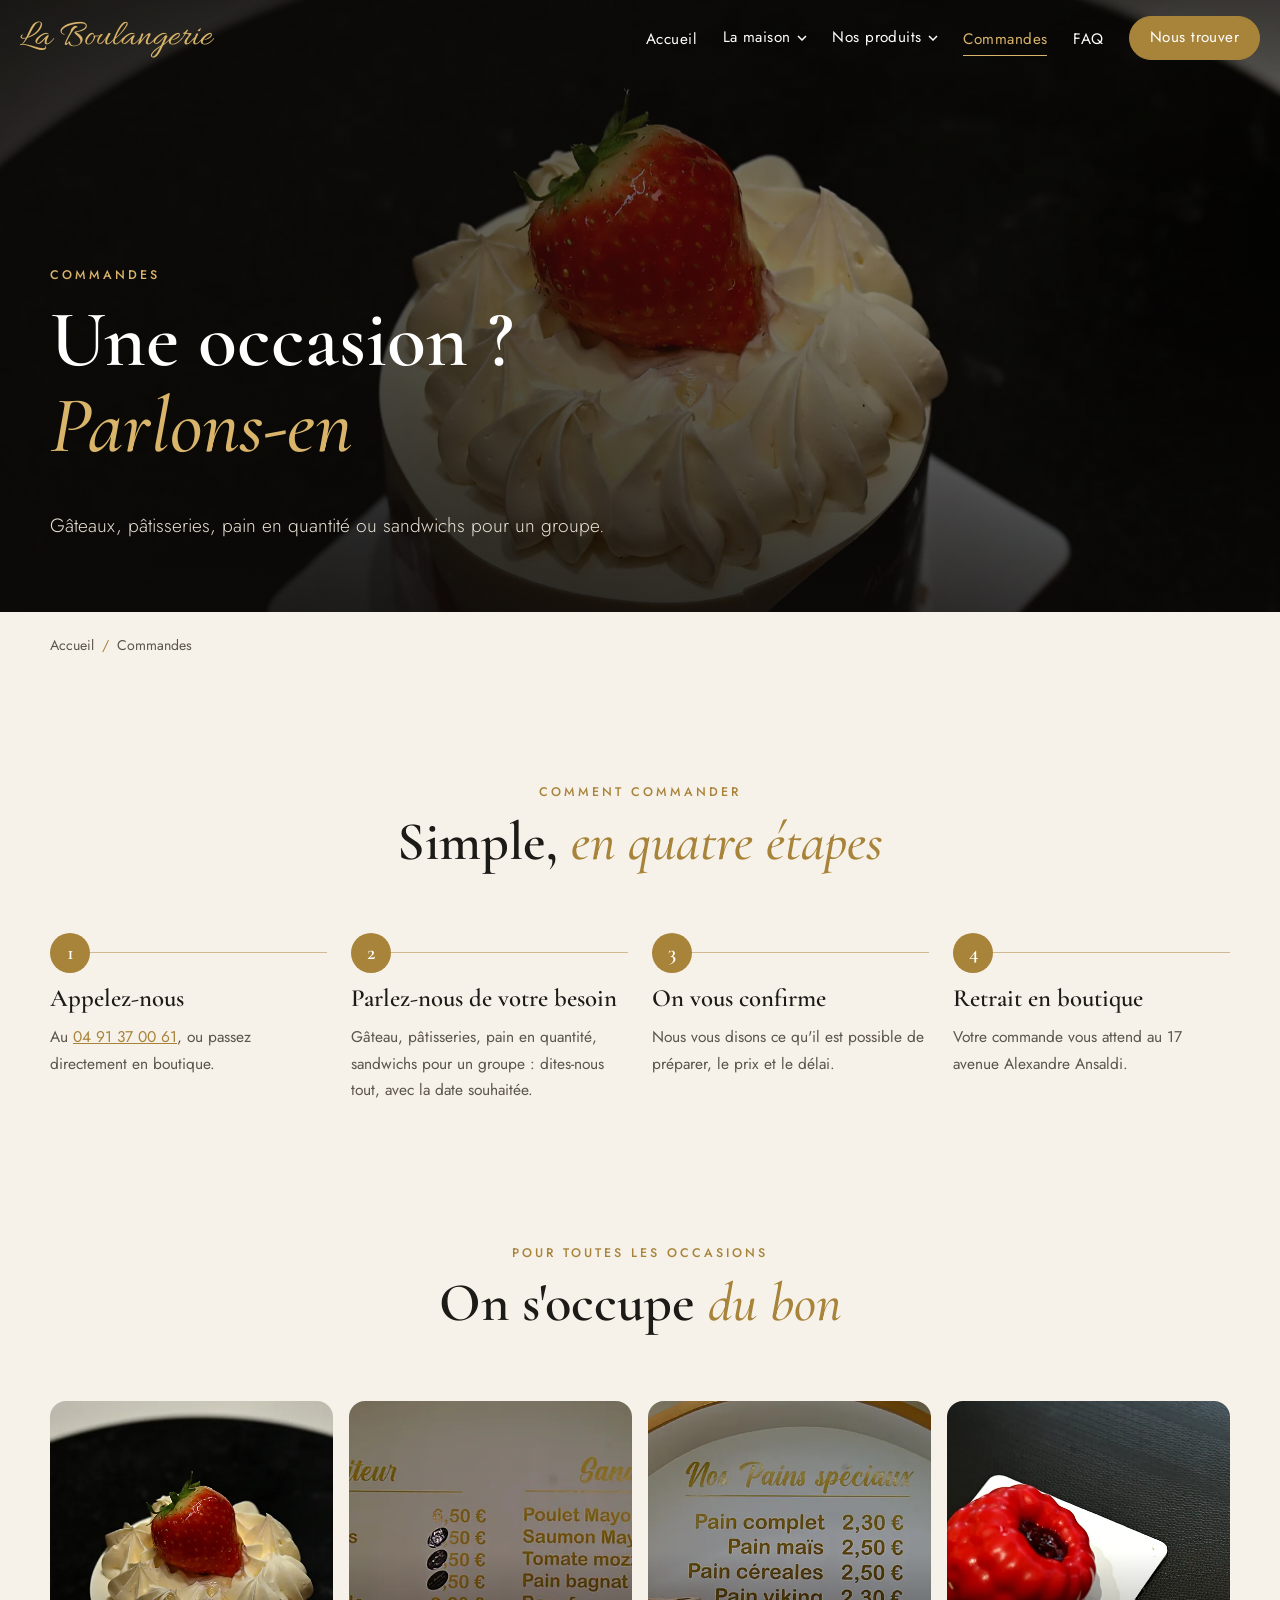
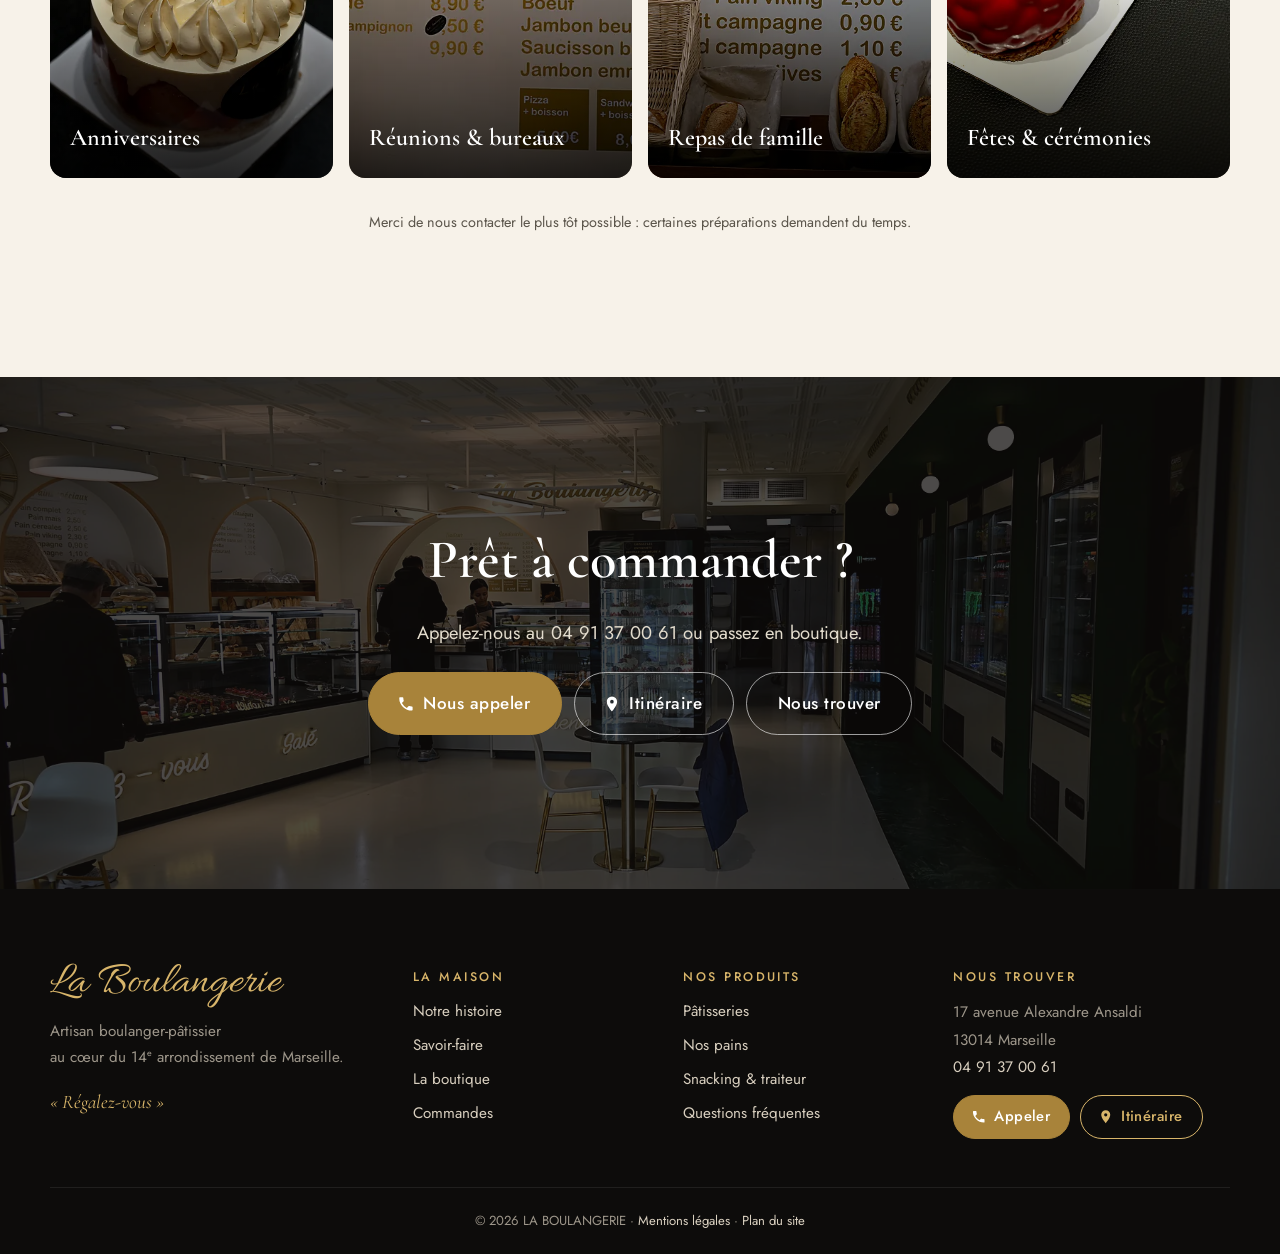
<file: commandes.html>
<!doctype html>
<html lang="fr">
<head>
<meta charset="utf-8">
<meta name="viewport" content="width=device-width, initial-scale=1, viewport-fit=cover">
<script>document.documentElement.classList.add("js")</script>
<title>Commander gâteaux &amp; pain à Marseille | La Boulangerie</title>
<meta name="description" content="Anniversaire, réunion, repas de famille : commandez vos gâteaux, pâtisseries, pains et sandwichs auprès de La Boulangerie, Marseille 14e. Tél. 04 91 37 00 61.">
<meta name="robots" content="index, follow">
<link rel="canonical" href="https://www.laboulangerie-marseille.fr/commandes.html">
<meta name="theme-color" content="#141311">
<meta name="geo.region" content="FR-13">
<meta name="geo.placename" content="Marseille">
<link rel="icon" href="favicon.svg" type="image/svg+xml">
<link rel="apple-touch-icon" href="images/apple-touch-icon.png">
<link rel="manifest" href="site.webmanifest">
<meta property="og:type" content="website">
<meta property="og:locale" content="fr_FR">
<meta property="og:site_name" content="La Boulangerie">
<meta property="og:title" content="Commander gâteaux &amp; pain à Marseille | La Boulangerie">
<meta property="og:description" content="Anniversaire, réunion, repas de famille : commandez vos gâteaux, pâtisseries, pains et sandwichs auprès de La Boulangerie, Marseille 14e. Tél. 04 91 37 00 61.">
<meta property="og:url" content="https://www.laboulangerie-marseille.fr/commandes.html">
<meta property="og:image" content="https://www.laboulangerie-marseille.fr/images/og/fraisier-chantilly-fraise-2.jpg">
<meta property="og:image:width" content="1200">
<meta property="og:image:height" content="630">
<meta name="twitter:card" content="summary_large_image">
<meta name="twitter:title" content="Commander gâteaux &amp; pain à Marseille | La Boulangerie">
<meta name="twitter:description" content="Anniversaire, réunion, repas de famille : commandez vos gâteaux, pâtisseries, pains et sandwichs auprès de La Boulangerie, Marseille 14e. Tél. 04 91 37 00 61.">
<meta name="twitter:image" content="https://www.laboulangerie-marseille.fr/images/og/fraisier-chantilly-fraise-2.jpg">
<link rel="preconnect" href="https://fonts.googleapis.com">
<link rel="preconnect" href="https://fonts.gstatic.com" crossorigin>
<link href="https://fonts.googleapis.com/css2?family=Allura&family=Cormorant+Garamond:ital,wght@0,500;0,600;0,700;1,500&family=Jost:wght@300;400;500;600&display=swap" rel="stylesheet">
<link rel="preload" as="image" type="image/webp" href="images/fraisier-chantilly-fraise-2-lg.webp" imagesrcset="images/fraisier-chantilly-fraise-2-sm.webp 900w, images/fraisier-chantilly-fraise-2-lg.webp 1800w" imagesizes="100vw">
<link rel="stylesheet" href="css/style.css">
<script type="application/ld+json">{"@context": "https://schema.org", "@type": "Bakery", "@id": "https://www.laboulangerie-marseille.fr/#boulangerie", "name": "La Boulangerie", "url": "https://www.laboulangerie-marseille.fr/", "logo": "https://www.laboulangerie-marseille.fr/favicon.svg", "image": ["https://www.laboulangerie-marseille.fr/images/vitrine-patisseries-comptoir-lg.jpg", "https://www.laboulangerie-marseille.fr/images/interieur-boutique-comptoir-lg.jpg", "https://www.laboulangerie-marseille.fr/images/trompe-loeil-cacahuete-lg.jpg"], "description": "Artisan boulanger-pâtissier à Marseille 14e : pains classiques et spéciaux, pâtisseries trompe-l'œil, sandwichs, formules midi et plats traiteur.", "telephone": "+33491370061", "address": {"@type": "PostalAddress", "streetAddress": "17 avenue Alexandre Ansaldi", "postalCode": "13014", "addressLocality": "Marseille", "addressRegion": "Provence-Alpes-Côte d'Azur", "addressCountry": "FR"}, "areaServed": "Marseille", "servesCuisine": ["Boulangerie", "Pâtisserie", "Sandwichs", "Traiteur"], "priceRange": "€", "currenciesAccepted": "EUR", "hasMap": "https://www.google.com/maps/search/?api=1&query=La+Boulangerie+17+avenue+Alexandre+Ansaldi+13014+Marseille", "foundingDate": "2022-02-03", "legalName": "LA BOULANGERIE", "vatID": "FR88911799120", "taxID": "911799120", "acceptsReservations": false, "menu": "https://www.laboulangerie-marseille.fr/pains.html"}</script>
<script type="application/ld+json">{"@context": "https://schema.org", "@type": "BreadcrumbList", "itemListElement": [{"@type": "ListItem", "position": 1, "name": "Accueil", "item": "https://www.laboulangerie-marseille.fr/"}, {"@type": "ListItem", "position": 2, "name": "Commandes", "item": "https://www.laboulangerie-marseille.fr/commandes.html"}]}</script>
</head>
<body class="">
<a class="skip" href="#contenu">Aller au contenu</a>
<div class="progress" aria-hidden="true"></div>
<div class="curtain" aria-hidden="true"><span class="curtain__logo">La Boulangerie</span></div>
<header class="nav" id="nav">
  <div class="nav__inner">
    <a href="index.html" class="brand" aria-label="La Boulangerie, retour à l'accueil">La Boulangerie</a>
    <button class="nav__toggle" aria-expanded="false" aria-controls="menu" aria-label="Ouvrir le menu"><span></span><span></span><span></span></button>
    <nav id="menu" class="nav__menu" aria-label="Navigation principale"><ul><li><a href="index.html">Accueil</a></li><li class="has-sub"><button class="sub-toggle" aria-expanded="false">La maison<svg viewBox="0 0 10 6" aria-hidden="true"><path d="M1 1l4 4 4-4" fill="none" stroke="currentColor" stroke-width="1.5"/></svg></button><ul class="sub"><li><a href="histoire.html">Notre histoire</a></li><li><a href="savoir-faire.html">Savoir-faire</a></li><li><a href="boutique.html">La boutique</a></li></ul></li><li class="has-sub"><button class="sub-toggle" aria-expanded="false">Nos produits<svg viewBox="0 0 10 6" aria-hidden="true"><path d="M1 1l4 4 4-4" fill="none" stroke="currentColor" stroke-width="1.5"/></svg></button><ul class="sub"><li><a href="patisseries.html">Pâtisseries</a></li><li><a href="pains.html">Nos pains</a></li><li><a href="snacking-traiteur.html">Snacking & traiteur</a></li></ul></li><li><a href="commandes.html" aria-current="page">Commandes</a></li><li><a href="faq.html">FAQ</a></li><li><a href="contact.html" class="btn btn--small">Nous trouver</a></li></ul></nav>
  </div>
</header>
<main id="contenu">

<section class="page-hero" style="--pos:center">
  <div class="page-hero__bg" data-parallax="0.25"><picture><source type="image/webp" srcset="images/fraisier-chantilly-fraise-2-sm.webp 900w, images/fraisier-chantilly-fraise-2-lg.webp 1800w" sizes="100vw"><img src="images/fraisier-chantilly-fraise-2-sm.jpg" srcset="images/fraisier-chantilly-fraise-2-sm.jpg 900w, images/fraisier-chantilly-fraise-2-lg.jpg 1800w" sizes="100vw" alt="Fraisier à la chantilly et fraise entière" width="900" height="726" decoding="async" fetchpriority="high"></picture></div>
  <div class="container page-hero__content">
    <p class="eyebrow">Commandes</p>
    <h1 class="split">Une occasion ? <em>Parlons-en</em></h1>
    <p class="page-hero__lead">Gâteaux, pâtisseries, pain en quantité ou sandwichs pour un groupe.</p>
  </div>
</section>
<nav class="breadcrumb container" aria-label="Fil d'Ariane"><ol><li><a href="index.html">Accueil</a></li><li aria-current="page">Commandes</li></ol></nav>
<section class="section">
  <div class="container">
    <header class="section__head reveal"><p class="eyebrow">Comment commander</p><h2>Simple, <em>en quatre étapes</em></h2></header>
    <ol class="steps"><li class="step reveal" style="--d:0ms"><span class="step__num">1</span><h3>Appelez-nous</h3><p>Au <a href="tel:+33491370061">04 91 37 00 61</a>, ou passez directement en boutique.</p></li><li class="step reveal" style="--d:120ms"><span class="step__num">2</span><h3>Parlez-nous de votre besoin</h3><p>Gâteau, pâtisseries, pain en quantité, sandwichs pour un groupe : dites-nous tout, avec la date souhaitée.</p></li><li class="step reveal" style="--d:240ms"><span class="step__num">3</span><h3>On vous confirme</h3><p>Nous vous disons ce qu'il est possible de préparer, le prix et le délai.</p></li><li class="step reveal" style="--d:360ms"><span class="step__num">4</span><h3>Retrait en boutique</h3><p>Votre commande vous attend au 17 avenue Alexandre Ansaldi.</p></li></ol>
  </div>
</section>
<section class="section section--flush-top">
  <div class="container">
    <header class="section__head reveal"><p class="eyebrow">Pour toutes les occasions</p><h2>On s'occupe <em>du bon</em></h2></header>
    <div class="occasions"><div class="occasion reveal" style="--d:0ms"><picture><source type="image/webp" srcset="images/fraisier-chantilly-fraise-sm.webp 900w, images/fraisier-chantilly-fraise-lg.webp 1800w" sizes="(min-width: 900px) 25vw, 50vw"><img src="images/fraisier-chantilly-fraise-sm.jpg" srcset="images/fraisier-chantilly-fraise-sm.jpg 900w, images/fraisier-chantilly-fraise-lg.jpg 1800w" sizes="(min-width: 900px) 25vw, 50vw" alt="" width="900" height="726" loading="lazy" decoding="async"></picture><span>Anniversaires</span></div><div class="occasion reveal" style="--d:100ms"><picture><source type="image/webp" srcset="images/menu-traiteur-sandwichs-sm.webp 900w, images/menu-traiteur-sandwichs-lg.webp 1800w" sizes="(min-width: 900px) 25vw, 50vw"><img src="images/menu-traiteur-sandwichs-sm.jpg" srcset="images/menu-traiteur-sandwichs-sm.jpg 900w, images/menu-traiteur-sandwichs-lg.jpg 1800w" sizes="(min-width: 900px) 25vw, 50vw" alt="" width="900" height="516" loading="lazy" decoding="async"></picture><span>Réunions & bureaux</span></div><div class="occasion reveal" style="--d:200ms"><picture><source type="image/webp" srcset="images/menu-pains-speciaux-corbeilles-sm.webp 900w, images/menu-pains-speciaux-corbeilles-lg.webp 1800w" sizes="(min-width: 900px) 25vw, 50vw"><img src="images/menu-pains-speciaux-corbeilles-sm.jpg" srcset="images/menu-pains-speciaux-corbeilles-sm.jpg 900w, images/menu-pains-speciaux-corbeilles-lg.jpg 1800w" sizes="(min-width: 900px) 25vw, 50vw" alt="" width="900" height="600" loading="lazy" decoding="async"></picture><span>Repas de famille</span></div><div class="occasion reveal" style="--d:300ms"><picture><source type="image/webp" srcset="images/trompe-loeil-framboise-sm.webp 900w, images/trompe-loeil-framboise-lg.webp 1800w" sizes="(min-width: 900px) 25vw, 50vw"><img src="images/trompe-loeil-framboise-sm.jpg" srcset="images/trompe-loeil-framboise-sm.jpg 900w, images/trompe-loeil-framboise-lg.jpg 1800w" sizes="(min-width: 900px) 25vw, 50vw" alt="" width="900" height="742" loading="lazy" decoding="async"></picture><span>Fêtes & cérémonies</span></div></div>
    <p class="note">Merci de nous contacter le plus tôt possible : certaines préparations demandent du temps.</p>
  </div>
</section>

<section class="cta-band">
  <div class="cta-band__bg" data-parallax="0.15"><picture><source type="image/webp" srcset="images/interieur-boutique-comptoir-2-sm.webp 900w, images/interieur-boutique-comptoir-2-lg.webp 1800w" sizes="100vw"><img src="images/interieur-boutique-comptoir-2-sm.jpg" srcset="images/interieur-boutique-comptoir-2-sm.jpg 900w, images/interieur-boutique-comptoir-2-lg.jpg 1800w" sizes="100vw" alt="" width="900" height="600" loading="lazy" decoding="async"></picture></div>
  <div class="container cta-band__inner reveal">
    <h2>Prêt à commander ?</h2>
    <p>Appelez-nous au 04 91 37 00 61 ou passez en boutique.</p>
    <div class="btn-row"><a class="btn magnetic" href="tel:+33491370061"><svg class="ico" viewBox="0 0 24 24" aria-hidden="true"><path d="M6.6 10.8a15.2 15.2 0 0 0 6.6 6.6l2.2-2.2a1 1 0 0 1 1-.25 11.4 11.4 0 0 0 3.6.57 1 1 0 0 1 1 1V20a1 1 0 0 1-1 1A17 17 0 0 1 3 4a1 1 0 0 1 1-1h3.5a1 1 0 0 1 1 1c0 1.25.2 2.45.57 3.57a1 1 0 0 1-.25 1z" fill="currentColor"/></svg>Nous appeler</a><a class="btn btn--ghost magnetic" href="https://www.google.com/maps/dir/?api=1&destination=17+avenue+Alexandre+Ansaldi+13014+Marseille" target="_blank" rel="noopener"><svg class="ico" viewBox="0 0 24 24" aria-hidden="true"><path d="M12 2a7 7 0 0 0-7 7c0 5.25 7 13 7 13s7-7.75 7-13a7 7 0 0 0-7-7zm0 9.5A2.5 2.5 0 1 1 12 6.5a2.5 2.5 0 0 1 0 5z" fill="currentColor"/></svg>Itinéraire</a><a class="btn btn--ghost magnetic" href="contact.html">Nous trouver</a></div>
  </div>
</section>
</main>

<footer class="footer">
  <div class="container footer__grid">
    <div>
      <p class="brand">La Boulangerie</p>
      <p>Artisan boulanger-pâtissier<br>au cœur du 14<sup>e</sup> arrondissement de Marseille.</p>
      <p class="footer__motto">« Régalez-vous »</p>
    </div>
    <div>
      <h2 class="footer__title">La maison</h2>
      <ul><li><a href="histoire.html">Notre histoire</a></li><li><a href="savoir-faire.html">Savoir-faire</a></li><li><a href="boutique.html">La boutique</a></li><li><a href="commandes.html">Commandes</a></li></ul>
    </div>
    <div>
      <h2 class="footer__title">Nos produits</h2>
      <ul><li><a href="patisseries.html">Pâtisseries</a></li><li><a href="pains.html">Nos pains</a></li><li><a href="snacking-traiteur.html">Snacking &amp; traiteur</a></li><li><a href="faq.html">Questions fréquentes</a></li></ul>
    </div>
    <div>
      <h2 class="footer__title">Nous trouver</h2>
      <address>17 avenue Alexandre Ansaldi<br>13014 Marseille<br><a href="tel:+33491370061">04 91 37 00 61</a></address>
      <div class="footer__btns"><a class="btn btn--small" href="tel:+33491370061"><svg class="ico" viewBox="0 0 24 24" aria-hidden="true"><path d="M6.6 10.8a15.2 15.2 0 0 0 6.6 6.6l2.2-2.2a1 1 0 0 1 1-.25 11.4 11.4 0 0 0 3.6.57 1 1 0 0 1 1 1V20a1 1 0 0 1-1 1A17 17 0 0 1 3 4a1 1 0 0 1 1-1h3.5a1 1 0 0 1 1 1c0 1.25.2 2.45.57 3.57a1 1 0 0 1-.25 1z" fill="currentColor"/></svg>Appeler</a><a class="btn btn--small btn--outline-light" href="https://www.google.com/maps/dir/?api=1&destination=17+avenue+Alexandre+Ansaldi+13014+Marseille" target="_blank" rel="noopener"><svg class="ico" viewBox="0 0 24 24" aria-hidden="true"><path d="M12 2a7 7 0 0 0-7 7c0 5.25 7 13 7 13s7-7.75 7-13a7 7 0 0 0-7-7zm0 9.5A2.5 2.5 0 1 1 12 6.5a2.5 2.5 0 0 1 0 5z" fill="currentColor"/></svg>Itinéraire</a></div>
    </div>
  </div>
  <div class="container footer__bottom">
    <p>© <span data-year>2026</span> LA BOULANGERIE · <a href="mentions-legales.html">Mentions légales</a> · <a href="plan-du-site.html">Plan du site</a></p>
  </div>
</footer>
<a href="#contenu" class="to-top" aria-label="Revenir en haut de la page"><svg viewBox="0 0 24 24" aria-hidden="true"><path d="M6 15l6-6 6 6" fill="none" stroke="currentColor" stroke-width="2"/></svg></a>
<dialog class="lightbox" id="lightbox" aria-label="Visionneuse photo">
  <button class="lightbox__close" aria-label="Fermer">×</button>
  <button class="lightbox__nav lightbox__prev" aria-label="Photo précédente">‹</button>
  <figure><img alt=""><figcaption class="lightbox__caption"></figcaption></figure>
  <button class="lightbox__nav lightbox__next" aria-label="Photo suivante">›</button>
</dialog>
<script src="js/main.js" defer></script>
</body>
</html>
</file>
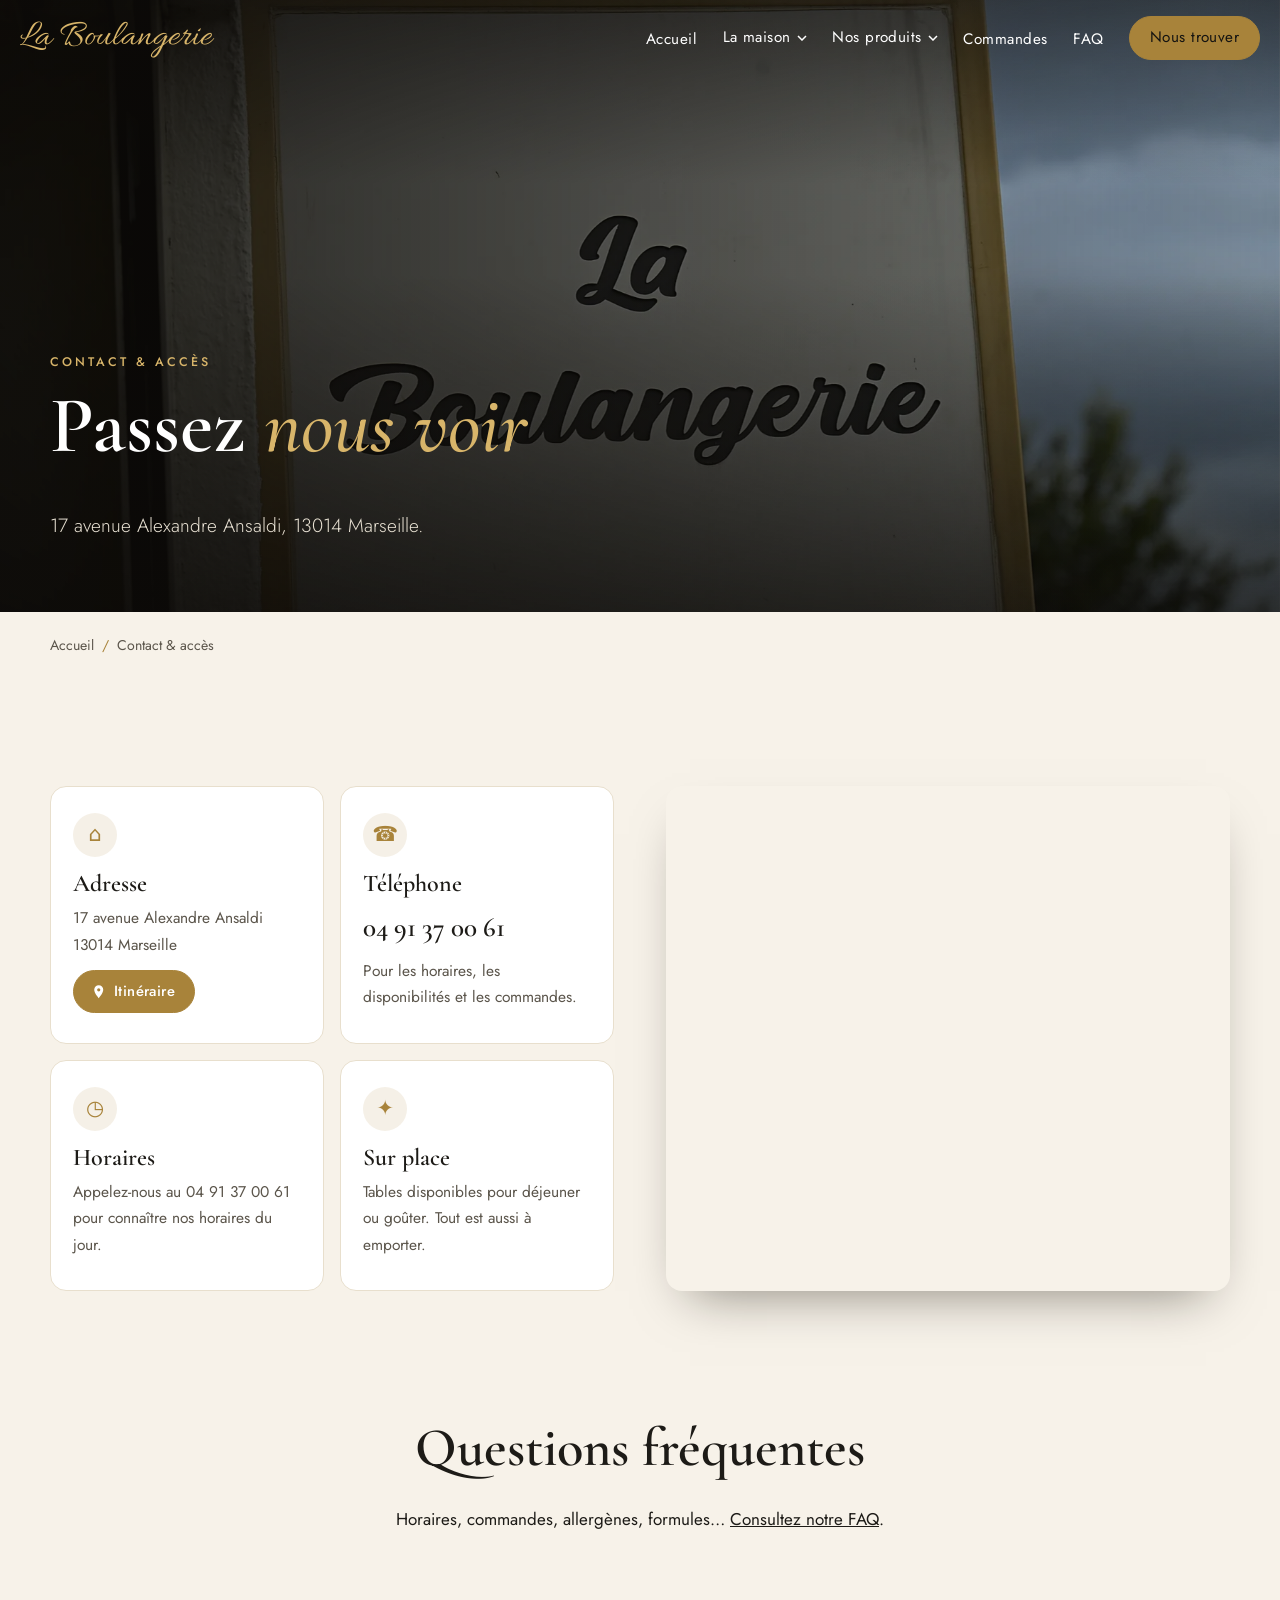
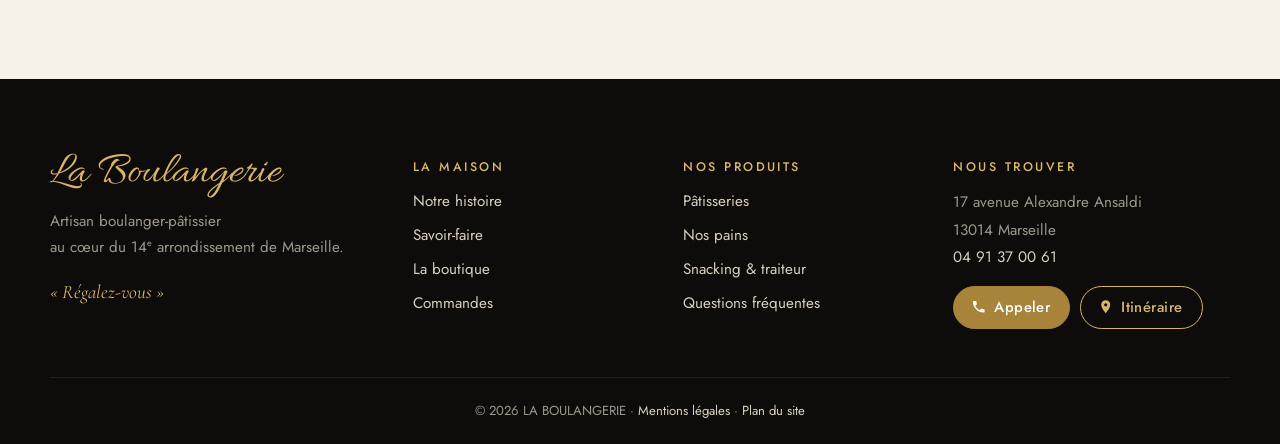
<file: contact.html>
<!doctype html>
<html lang="fr">
<head>
<meta charset="utf-8">
<meta name="viewport" content="width=device-width, initial-scale=1, viewport-fit=cover">
<script>document.documentElement.classList.add("js")</script>
<title>Contact &amp; accès Marseille 14e | La Boulangerie</title>
<meta name="description" content="Adresse, téléphone (04 91 37 00 61), plan d&#x27;accès et itinéraire de La Boulangerie, boulangerie-pâtisserie au 17 avenue Alexandre Ansaldi, 13014 Marseille.">
<meta name="robots" content="index, follow">
<link rel="canonical" href="https://www.laboulangerie-marseille.fr/contact.html">
<meta name="theme-color" content="#141311">
<meta name="geo.region" content="FR-13">
<meta name="geo.placename" content="Marseille">
<link rel="icon" href="favicon.svg" type="image/svg+xml">
<link rel="apple-touch-icon" href="images/apple-touch-icon.png">
<link rel="manifest" href="site.webmanifest">
<meta property="og:type" content="website">
<meta property="og:locale" content="fr_FR">
<meta property="og:site_name" content="La Boulangerie">
<meta property="og:title" content="Contact &amp; accès Marseille 14e | La Boulangerie">
<meta property="og:description" content="Adresse, téléphone (04 91 37 00 61), plan d&#x27;accès et itinéraire de La Boulangerie, boulangerie-pâtisserie au 17 avenue Alexandre Ansaldi, 13014 Marseille.">
<meta property="og:url" content="https://www.laboulangerie-marseille.fr/contact.html">
<meta property="og:image" content="https://www.laboulangerie-marseille.fr/images/og/enseigne-exterieure-la-boulangerie.jpg">
<meta property="og:image:width" content="1200">
<meta property="og:image:height" content="630">
<meta name="twitter:card" content="summary_large_image">
<meta name="twitter:title" content="Contact &amp; accès Marseille 14e | La Boulangerie">
<meta name="twitter:description" content="Adresse, téléphone (04 91 37 00 61), plan d&#x27;accès et itinéraire de La Boulangerie, boulangerie-pâtisserie au 17 avenue Alexandre Ansaldi, 13014 Marseille.">
<meta name="twitter:image" content="https://www.laboulangerie-marseille.fr/images/og/enseigne-exterieure-la-boulangerie.jpg">
<link rel="preconnect" href="https://fonts.googleapis.com">
<link rel="preconnect" href="https://fonts.gstatic.com" crossorigin>
<link href="https://fonts.googleapis.com/css2?family=Allura&family=Cormorant+Garamond:ital,wght@0,500;0,600;0,700;1,500&family=Jost:wght@300;400;500;600&display=swap" rel="stylesheet">
<link rel="preload" as="image" type="image/webp" href="images/enseigne-exterieure-la-boulangerie-lg.webp" imagesrcset="images/enseigne-exterieure-la-boulangerie-sm.webp 900w, images/enseigne-exterieure-la-boulangerie-lg.webp 1800w" imagesizes="100vw">
<link rel="stylesheet" href="css/style.css">
<script type="application/ld+json">{"@context": "https://schema.org", "@type": "Bakery", "@id": "https://www.laboulangerie-marseille.fr/#boulangerie", "name": "La Boulangerie", "url": "https://www.laboulangerie-marseille.fr/", "logo": "https://www.laboulangerie-marseille.fr/favicon.svg", "image": ["https://www.laboulangerie-marseille.fr/images/vitrine-patisseries-comptoir-lg.jpg", "https://www.laboulangerie-marseille.fr/images/interieur-boutique-comptoir-lg.jpg", "https://www.laboulangerie-marseille.fr/images/trompe-loeil-cacahuete-lg.jpg"], "description": "Artisan boulanger-pâtissier à Marseille 14e : pains classiques et spéciaux, pâtisseries trompe-l'œil, sandwichs, formules midi et plats traiteur.", "telephone": "+33491370061", "address": {"@type": "PostalAddress", "streetAddress": "17 avenue Alexandre Ansaldi", "postalCode": "13014", "addressLocality": "Marseille", "addressRegion": "Provence-Alpes-Côte d'Azur", "addressCountry": "FR"}, "areaServed": "Marseille", "servesCuisine": ["Boulangerie", "Pâtisserie", "Sandwichs", "Traiteur"], "priceRange": "€", "currenciesAccepted": "EUR", "hasMap": "https://www.google.com/maps/search/?api=1&query=La+Boulangerie+17+avenue+Alexandre+Ansaldi+13014+Marseille", "foundingDate": "2022-02-03", "legalName": "LA BOULANGERIE", "vatID": "FR88911799120", "taxID": "911799120", "acceptsReservations": false, "menu": "https://www.laboulangerie-marseille.fr/pains.html"}</script>
<script type="application/ld+json">{"@context": "https://schema.org", "@type": "BreadcrumbList", "itemListElement": [{"@type": "ListItem", "position": 1, "name": "Accueil", "item": "https://www.laboulangerie-marseille.fr/"}, {"@type": "ListItem", "position": 2, "name": "Contact & accès", "item": "https://www.laboulangerie-marseille.fr/contact.html"}]}</script>
</head>
<body class="">
<a class="skip" href="#contenu">Aller au contenu</a>
<div class="progress" aria-hidden="true"></div>
<div class="curtain" aria-hidden="true"><span class="curtain__logo">La Boulangerie</span></div>
<header class="nav" id="nav">
  <div class="nav__inner">
    <a href="index.html" class="brand" aria-label="La Boulangerie, retour à l'accueil">La Boulangerie</a>
    <button class="nav__toggle" aria-expanded="false" aria-controls="menu" aria-label="Ouvrir le menu"><span></span><span></span><span></span></button>
    <nav id="menu" class="nav__menu" aria-label="Navigation principale"><ul><li><a href="index.html">Accueil</a></li><li class="has-sub"><button class="sub-toggle" aria-expanded="false">La maison<svg viewBox="0 0 10 6" aria-hidden="true"><path d="M1 1l4 4 4-4" fill="none" stroke="currentColor" stroke-width="1.5"/></svg></button><ul class="sub"><li><a href="histoire.html">Notre histoire</a></li><li><a href="savoir-faire.html">Savoir-faire</a></li><li><a href="boutique.html">La boutique</a></li></ul></li><li class="has-sub"><button class="sub-toggle" aria-expanded="false">Nos produits<svg viewBox="0 0 10 6" aria-hidden="true"><path d="M1 1l4 4 4-4" fill="none" stroke="currentColor" stroke-width="1.5"/></svg></button><ul class="sub"><li><a href="patisseries.html">Pâtisseries</a></li><li><a href="pains.html">Nos pains</a></li><li><a href="snacking-traiteur.html">Snacking & traiteur</a></li></ul></li><li><a href="commandes.html">Commandes</a></li><li><a href="faq.html">FAQ</a></li><li><a href="contact.html" class="btn btn--small" aria-current="page">Nous trouver</a></li></ul></nav>
  </div>
</header>
<main id="contenu">

<section class="page-hero" style="--pos:center">
  <div class="page-hero__bg" data-parallax="0.25"><picture><source type="image/webp" srcset="images/enseigne-exterieure-la-boulangerie-sm.webp 900w, images/enseigne-exterieure-la-boulangerie-lg.webp 1800w" sizes="100vw"><img src="images/enseigne-exterieure-la-boulangerie-sm.jpg" srcset="images/enseigne-exterieure-la-boulangerie-sm.jpg 900w, images/enseigne-exterieure-la-boulangerie-lg.jpg 1800w" sizes="100vw" alt="Enseigne extérieure de La Boulangerie" width="900" height="600" decoding="async" fetchpriority="high"></picture></div>
  <div class="container page-hero__content">
    <p class="eyebrow">Contact & accès</p>
    <h1 class="split">Passez <em>nous voir</em></h1>
    <p class="page-hero__lead">17 avenue Alexandre Ansaldi, 13014 Marseille.</p>
  </div>
</section>
<nav class="breadcrumb container" aria-label="Fil d'Ariane"><ol><li><a href="index.html">Accueil</a></li><li aria-current="page">Contact & accès</li></ol></nav>
<section class="section">
  <div class="container contact-grid">
    <div class="reveal">
      <div class="info-cards">
        <div class="info-card"><span class="info-card__icon" aria-hidden="true">⌂</span><h2>Adresse</h2><address>17 avenue Alexandre Ansaldi<br>13014 Marseille</address><a class="btn btn--small" href="https://www.google.com/maps/dir/?api=1&destination=17+avenue+Alexandre+Ansaldi+13014+Marseille" target="_blank" rel="noopener"><svg class="ico" viewBox="0 0 24 24" aria-hidden="true"><path d="M12 2a7 7 0 0 0-7 7c0 5.25 7 13 7 13s7-7.75 7-13a7 7 0 0 0-7-7zm0 9.5A2.5 2.5 0 1 1 12 6.5a2.5 2.5 0 0 1 0 5z" fill="currentColor"/></svg>Itinéraire</a></div>
        <div class="info-card"><span class="info-card__icon" aria-hidden="true">☎</span><h2>Téléphone</h2><p><a class="big-tel" href="tel:+33491370061">04 91 37 00 61</a></p><p>Pour les horaires, les disponibilités et les commandes.</p></div>
        <div class="info-card"><span class="info-card__icon" aria-hidden="true">◷</span><h2>Horaires</h2><!-- Horaires : renseigner HOURS / HOURS_TEXT dans _scripts/build_site.py --><p>Appelez-nous au 04 91 37 00 61 pour connaître nos horaires du jour.</p></div>
        <div class="info-card"><span class="info-card__icon" aria-hidden="true">✦</span><h2>Sur place</h2><p>Tables disponibles pour déjeuner ou goûter. Tout est aussi à emporter.</p></div>
      </div>
    </div>
    <div class="map reveal">
      <iframe title="Plan d'accès à La Boulangerie, 17 avenue Alexandre Ansaldi, 13014 Marseille" src="https://www.google.com/maps?q=17+avenue+Alexandre+Ansaldi,+13014+Marseille&amp;output=embed" loading="lazy" referrerpolicy="no-referrer-when-downgrade"></iframe>
    </div>
  </div>
</section>
<section class="section section--flush-top">
  <div class="container narrow reveal">
    <h2 class="center">Questions fréquentes</h2>
    <p class="center">Horaires, commandes, allergènes, formules… <a href="faq.html">Consultez notre FAQ</a>.</p>
  </div>
</section>

</main>

<footer class="footer">
  <div class="container footer__grid">
    <div>
      <p class="brand">La Boulangerie</p>
      <p>Artisan boulanger-pâtissier<br>au cœur du 14<sup>e</sup> arrondissement de Marseille.</p>
      <p class="footer__motto">« Régalez-vous »</p>
    </div>
    <div>
      <h2 class="footer__title">La maison</h2>
      <ul><li><a href="histoire.html">Notre histoire</a></li><li><a href="savoir-faire.html">Savoir-faire</a></li><li><a href="boutique.html">La boutique</a></li><li><a href="commandes.html">Commandes</a></li></ul>
    </div>
    <div>
      <h2 class="footer__title">Nos produits</h2>
      <ul><li><a href="patisseries.html">Pâtisseries</a></li><li><a href="pains.html">Nos pains</a></li><li><a href="snacking-traiteur.html">Snacking &amp; traiteur</a></li><li><a href="faq.html">Questions fréquentes</a></li></ul>
    </div>
    <div>
      <h2 class="footer__title">Nous trouver</h2>
      <address>17 avenue Alexandre Ansaldi<br>13014 Marseille<br><a href="tel:+33491370061">04 91 37 00 61</a></address>
      <div class="footer__btns"><a class="btn btn--small" href="tel:+33491370061"><svg class="ico" viewBox="0 0 24 24" aria-hidden="true"><path d="M6.6 10.8a15.2 15.2 0 0 0 6.6 6.6l2.2-2.2a1 1 0 0 1 1-.25 11.4 11.4 0 0 0 3.6.57 1 1 0 0 1 1 1V20a1 1 0 0 1-1 1A17 17 0 0 1 3 4a1 1 0 0 1 1-1h3.5a1 1 0 0 1 1 1c0 1.25.2 2.45.57 3.57a1 1 0 0 1-.25 1z" fill="currentColor"/></svg>Appeler</a><a class="btn btn--small btn--outline-light" href="https://www.google.com/maps/dir/?api=1&destination=17+avenue+Alexandre+Ansaldi+13014+Marseille" target="_blank" rel="noopener"><svg class="ico" viewBox="0 0 24 24" aria-hidden="true"><path d="M12 2a7 7 0 0 0-7 7c0 5.25 7 13 7 13s7-7.75 7-13a7 7 0 0 0-7-7zm0 9.5A2.5 2.5 0 1 1 12 6.5a2.5 2.5 0 0 1 0 5z" fill="currentColor"/></svg>Itinéraire</a></div>
    </div>
  </div>
  <div class="container footer__bottom">
    <p>© <span data-year>2026</span> LA BOULANGERIE · <a href="mentions-legales.html">Mentions légales</a> · <a href="plan-du-site.html">Plan du site</a></p>
  </div>
</footer>
<a href="#contenu" class="to-top" aria-label="Revenir en haut de la page"><svg viewBox="0 0 24 24" aria-hidden="true"><path d="M6 15l6-6 6 6" fill="none" stroke="currentColor" stroke-width="2"/></svg></a>
<dialog class="lightbox" id="lightbox" aria-label="Visionneuse photo">
  <button class="lightbox__close" aria-label="Fermer">×</button>
  <button class="lightbox__nav lightbox__prev" aria-label="Photo précédente">‹</button>
  <figure><img alt=""><figcaption class="lightbox__caption"></figcaption></figure>
  <button class="lightbox__nav lightbox__next" aria-label="Photo suivante">›</button>
</dialog>
<script src="js/main.js" defer></script>
</body>
</html>
</file>
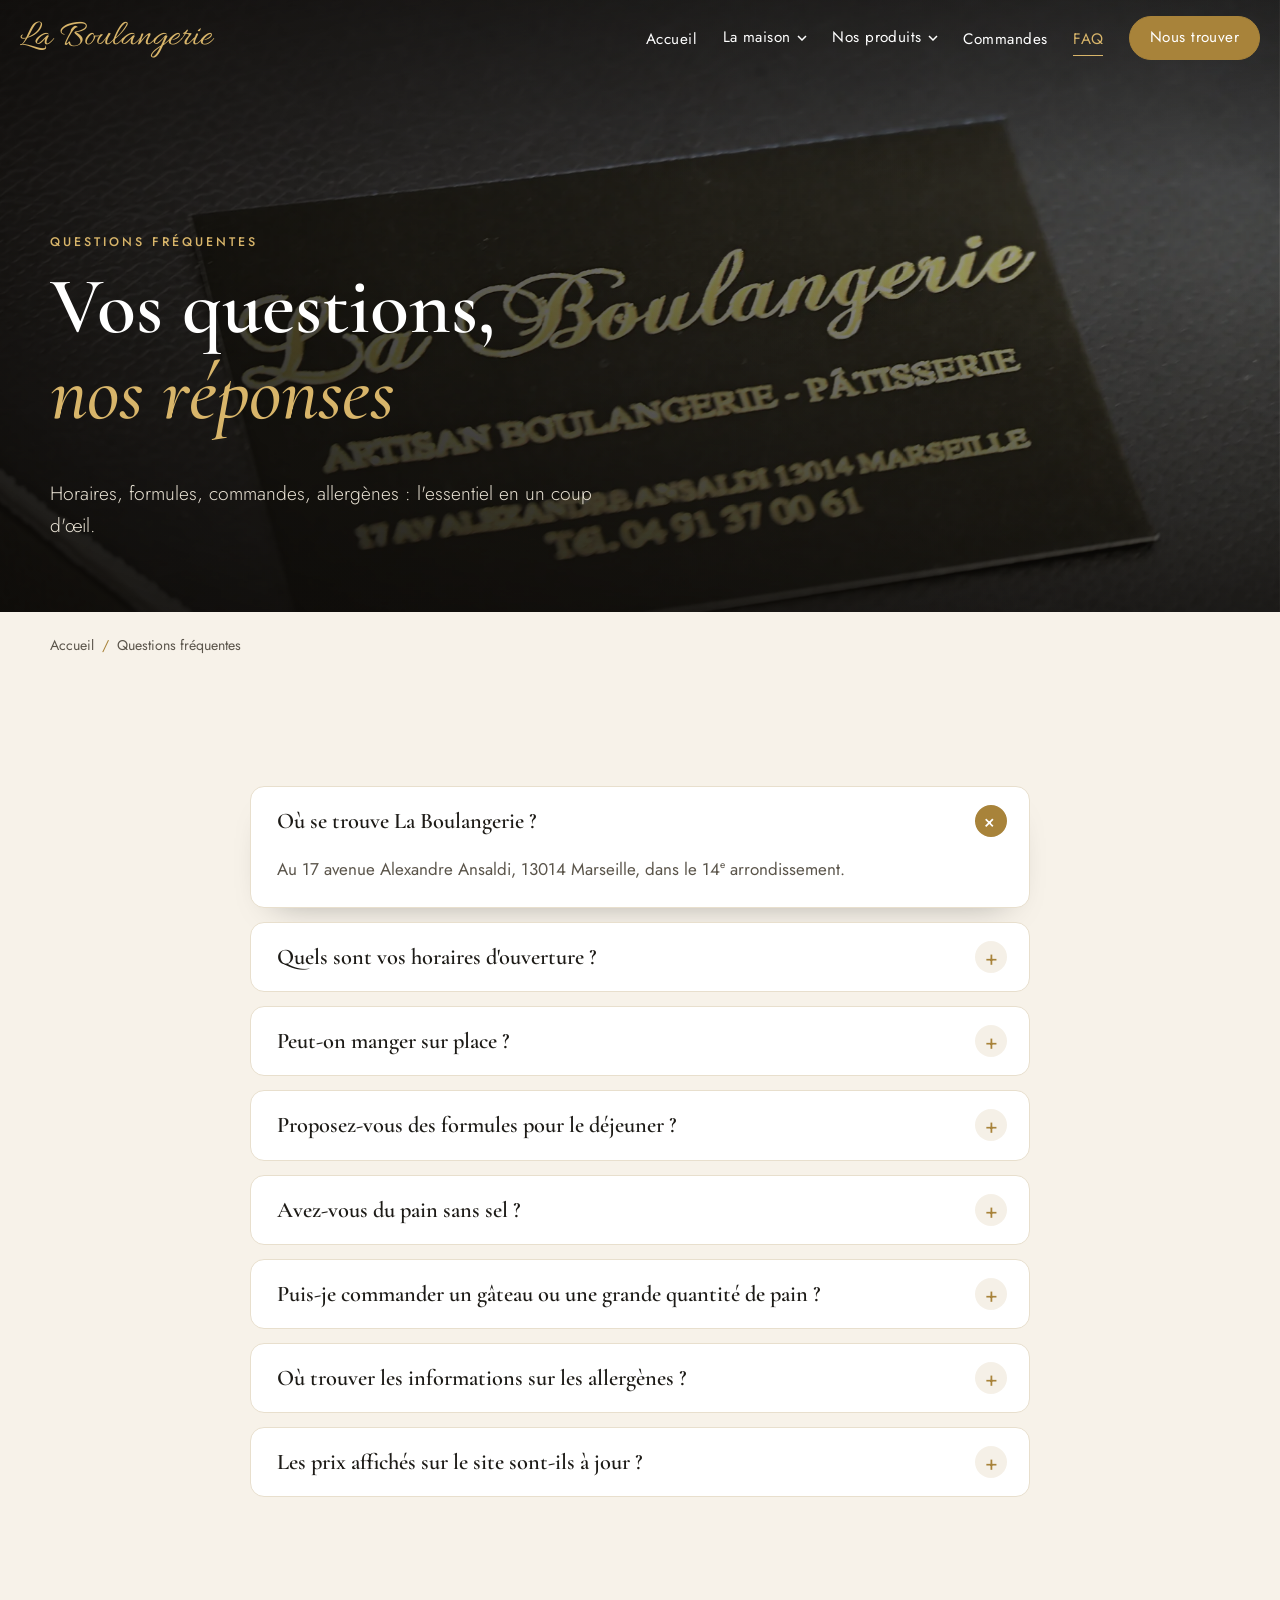
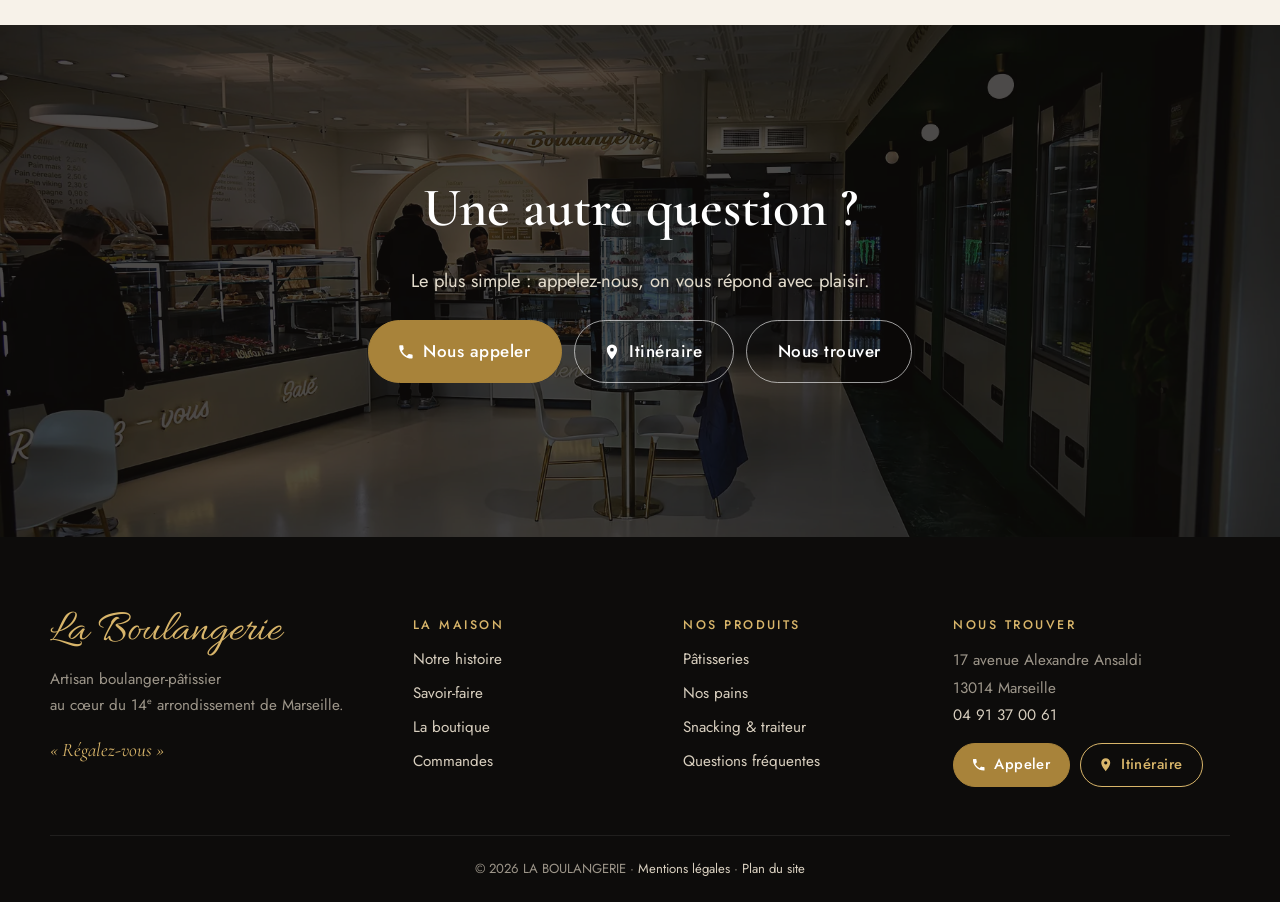
<file: faq.html>
<!doctype html>
<html lang="fr">
<head>
<meta charset="utf-8">
<meta name="viewport" content="width=device-width, initial-scale=1, viewport-fit=cover">
<script>document.documentElement.classList.add("js")</script>
<title>FAQ : horaires, commandes, formules | La Boulangerie</title>
<meta name="description" content="Toutes les réponses sur La Boulangerie à Marseille 14e : horaires, formules midi, commandes de gâteaux, pain sans sel, allergènes, consommation sur place.">
<meta name="robots" content="index, follow">
<link rel="canonical" href="https://www.laboulangerie-marseille.fr/faq.html">
<meta name="theme-color" content="#141311">
<meta name="geo.region" content="FR-13">
<meta name="geo.placename" content="Marseille">
<link rel="icon" href="favicon.svg" type="image/svg+xml">
<link rel="apple-touch-icon" href="images/apple-touch-icon.png">
<link rel="manifest" href="site.webmanifest">
<meta property="og:type" content="website">
<meta property="og:locale" content="fr_FR">
<meta property="og:site_name" content="La Boulangerie">
<meta property="og:title" content="FAQ : horaires, commandes, formules | La Boulangerie">
<meta property="og:description" content="Toutes les réponses sur La Boulangerie à Marseille 14e : horaires, formules midi, commandes de gâteaux, pain sans sel, allergènes, consommation sur place.">
<meta property="og:url" content="https://www.laboulangerie-marseille.fr/faq.html">
<meta property="og:image" content="https://www.laboulangerie-marseille.fr/images/og/carte-de-visite-la-boulangerie.jpg">
<meta property="og:image:width" content="1200">
<meta property="og:image:height" content="630">
<meta name="twitter:card" content="summary_large_image">
<meta name="twitter:title" content="FAQ : horaires, commandes, formules | La Boulangerie">
<meta name="twitter:description" content="Toutes les réponses sur La Boulangerie à Marseille 14e : horaires, formules midi, commandes de gâteaux, pain sans sel, allergènes, consommation sur place.">
<meta name="twitter:image" content="https://www.laboulangerie-marseille.fr/images/og/carte-de-visite-la-boulangerie.jpg">
<link rel="preconnect" href="https://fonts.googleapis.com">
<link rel="preconnect" href="https://fonts.gstatic.com" crossorigin>
<link href="https://fonts.googleapis.com/css2?family=Allura&family=Cormorant+Garamond:ital,wght@0,500;0,600;0,700;1,500&family=Jost:wght@300;400;500;600&display=swap" rel="stylesheet">
<link rel="preload" as="image" type="image/webp" href="images/carte-de-visite-la-boulangerie-lg.webp" imagesrcset="images/carte-de-visite-la-boulangerie-sm.webp 900w, images/carte-de-visite-la-boulangerie-lg.webp 1800w" imagesizes="100vw">
<link rel="stylesheet" href="css/style.css">
<script type="application/ld+json">{"@context": "https://schema.org", "@type": "Bakery", "@id": "https://www.laboulangerie-marseille.fr/#boulangerie", "name": "La Boulangerie", "url": "https://www.laboulangerie-marseille.fr/", "logo": "https://www.laboulangerie-marseille.fr/favicon.svg", "image": ["https://www.laboulangerie-marseille.fr/images/vitrine-patisseries-comptoir-lg.jpg", "https://www.laboulangerie-marseille.fr/images/interieur-boutique-comptoir-lg.jpg", "https://www.laboulangerie-marseille.fr/images/trompe-loeil-cacahuete-lg.jpg"], "description": "Artisan boulanger-pâtissier à Marseille 14e : pains classiques et spéciaux, pâtisseries trompe-l'œil, sandwichs, formules midi et plats traiteur.", "telephone": "+33491370061", "address": {"@type": "PostalAddress", "streetAddress": "17 avenue Alexandre Ansaldi", "postalCode": "13014", "addressLocality": "Marseille", "addressRegion": "Provence-Alpes-Côte d'Azur", "addressCountry": "FR"}, "areaServed": "Marseille", "servesCuisine": ["Boulangerie", "Pâtisserie", "Sandwichs", "Traiteur"], "priceRange": "€", "currenciesAccepted": "EUR", "hasMap": "https://www.google.com/maps/search/?api=1&query=La+Boulangerie+17+avenue+Alexandre+Ansaldi+13014+Marseille", "foundingDate": "2022-02-03", "legalName": "LA BOULANGERIE", "vatID": "FR88911799120", "taxID": "911799120", "acceptsReservations": false, "menu": "https://www.laboulangerie-marseille.fr/pains.html"}</script>
<script type="application/ld+json">{"@context": "https://schema.org", "@type": "BreadcrumbList", "itemListElement": [{"@type": "ListItem", "position": 1, "name": "Accueil", "item": "https://www.laboulangerie-marseille.fr/"}, {"@type": "ListItem", "position": 2, "name": "Questions fréquentes", "item": "https://www.laboulangerie-marseille.fr/faq.html"}]}</script>
<script type="application/ld+json">{"@context": "https://schema.org", "@type": "FAQPage", "mainEntity": [{"@type": "Question", "name": "Où se trouve La Boulangerie ?", "acceptedAnswer": {"@type": "Answer", "text": "Au 17 avenue Alexandre Ansaldi, 13014 Marseille, dans le 14e arrondissement."}}, {"@type": "Question", "name": "Quels sont vos horaires d'ouverture ?", "acceptedAnswer": {"@type": "Answer", "text": "Les horaires peuvent varier selon les jours et les périodes : le plus simple est de nous appeler au 04 91 37 00 61."}}, {"@type": "Question", "name": "Peut-on manger sur place ?", "acceptedAnswer": {"@type": "Answer", "text": "Oui, la boutique dispose de tables pour déguster votre sandwich, votre plat ou votre pâtisserie sur place. Tout est aussi disponible à emporter."}}, {"@type": "Question", "name": "Proposez-vous des formules pour le déjeuner ?", "acceptedAnswer": {"@type": "Answer", "text": "Oui : pizza + boisson à 5,00 €, sandwich + boisson à 8,00 € et sandwich + boisson + dessert à 9,90 €."}}, {"@type": "Question", "name": "Avez-vous du pain sans sel ?", "acceptedAnswer": {"@type": "Answer", "text": "Oui, nous proposons une baguette sans sel à 1,00 €."}}, {"@type": "Question", "name": "Puis-je commander un gâteau ou une grande quantité de pain ?", "acceptedAnswer": {"@type": "Answer", "text": "Appelez-nous ou passez en boutique : nous vous dirons ce qu'il est possible de préparer et dans quel délai."}}, {"@type": "Question", "name": "Où trouver les informations sur les allergènes ?", "acceptedAnswer": {"@type": "Answer", "text": "Les informations sur les allergènes sont disponibles en boutique : n'hésitez pas à les demander à l'équipe avant votre achat."}}, {"@type": "Question", "name": "Les prix affichés sur le site sont-ils à jour ?", "acceptedAnswer": {"@type": "Answer", "text": "Ils sont donnés à titre indicatif et peuvent évoluer. Seuls les prix affichés en boutique font foi."}}]}</script>
</head>
<body class="">
<a class="skip" href="#contenu">Aller au contenu</a>
<div class="progress" aria-hidden="true"></div>
<div class="curtain" aria-hidden="true"><span class="curtain__logo">La Boulangerie</span></div>
<header class="nav" id="nav">
  <div class="nav__inner">
    <a href="index.html" class="brand" aria-label="La Boulangerie, retour à l'accueil">La Boulangerie</a>
    <button class="nav__toggle" aria-expanded="false" aria-controls="menu" aria-label="Ouvrir le menu"><span></span><span></span><span></span></button>
    <nav id="menu" class="nav__menu" aria-label="Navigation principale"><ul><li><a href="index.html">Accueil</a></li><li class="has-sub"><button class="sub-toggle" aria-expanded="false">La maison<svg viewBox="0 0 10 6" aria-hidden="true"><path d="M1 1l4 4 4-4" fill="none" stroke="currentColor" stroke-width="1.5"/></svg></button><ul class="sub"><li><a href="histoire.html">Notre histoire</a></li><li><a href="savoir-faire.html">Savoir-faire</a></li><li><a href="boutique.html">La boutique</a></li></ul></li><li class="has-sub"><button class="sub-toggle" aria-expanded="false">Nos produits<svg viewBox="0 0 10 6" aria-hidden="true"><path d="M1 1l4 4 4-4" fill="none" stroke="currentColor" stroke-width="1.5"/></svg></button><ul class="sub"><li><a href="patisseries.html">Pâtisseries</a></li><li><a href="pains.html">Nos pains</a></li><li><a href="snacking-traiteur.html">Snacking & traiteur</a></li></ul></li><li><a href="commandes.html">Commandes</a></li><li><a href="faq.html" aria-current="page">FAQ</a></li><li><a href="contact.html" class="btn btn--small">Nous trouver</a></li></ul></nav>
  </div>
</header>
<main id="contenu">

<section class="page-hero" style="--pos:center">
  <div class="page-hero__bg" data-parallax="0.25"><picture><source type="image/webp" srcset="images/carte-de-visite-la-boulangerie-sm.webp 900w, images/carte-de-visite-la-boulangerie-lg.webp 1800w" sizes="100vw"><img src="images/carte-de-visite-la-boulangerie-sm.jpg" srcset="images/carte-de-visite-la-boulangerie-sm.jpg 900w, images/carte-de-visite-la-boulangerie-lg.jpg 1800w" sizes="100vw" alt="Carte de visite de La Boulangerie" width="900" height="600" decoding="async" fetchpriority="high"></picture></div>
  <div class="container page-hero__content">
    <p class="eyebrow">Questions fréquentes</p>
    <h1 class="split">Vos questions, <em>nos réponses</em></h1>
    <p class="page-hero__lead">Horaires, formules, commandes, allergènes : l'essentiel en un coup d'œil.</p>
  </div>
</section>
<nav class="breadcrumb container" aria-label="Fil d'Ariane"><ol><li><a href="index.html">Accueil</a></li><li aria-current="page">Questions fréquentes</li></ol></nav>
<section class="section">
  <div class="container narrow"><div class="faqs"><details class="faq reveal" open><summary><h2>Où se trouve La Boulangerie ?</h2></summary><div class="faq__a"><p>Au 17 avenue Alexandre Ansaldi, 13014 Marseille, dans le 14<sup>e</sup> arrondissement.</p></div></details><details class="faq reveal"><summary><h2>Quels sont vos horaires d'ouverture ?</h2></summary><div class="faq__a"><p>Les horaires peuvent varier selon les jours et les périodes : le plus simple est de nous appeler au <a href="tel:+33491370061">04 91 37 00 61</a>.</p></div></details><details class="faq reveal"><summary><h2>Peut-on manger sur place ?</h2></summary><div class="faq__a"><p>Oui, la boutique dispose de tables pour déguster votre sandwich, votre plat ou votre pâtisserie sur place. Tout est aussi disponible à emporter.</p></div></details><details class="faq reveal"><summary><h2>Proposez-vous des formules pour le déjeuner ?</h2></summary><div class="faq__a"><p>Oui : pizza + boisson à 5,00 €, sandwich + boisson à 8,00 € et sandwich + boisson + dessert à 9,90 €.</p></div></details><details class="faq reveal"><summary><h2>Avez-vous du pain sans sel ?</h2></summary><div class="faq__a"><p>Oui, nous proposons une baguette sans sel à 1,00 €.</p></div></details><details class="faq reveal"><summary><h2>Puis-je commander un gâteau ou une grande quantité de pain ?</h2></summary><div class="faq__a"><p>Appelez-nous ou passez en boutique : nous vous dirons ce qu'il est possible de préparer et dans quel délai.</p></div></details><details class="faq reveal"><summary><h2>Où trouver les informations sur les allergènes ?</h2></summary><div class="faq__a"><p>Les informations sur les allergènes sont disponibles en boutique : n'hésitez pas à les demander à l'équipe avant votre achat.</p></div></details><details class="faq reveal"><summary><h2>Les prix affichés sur le site sont-ils à jour ?</h2></summary><div class="faq__a"><p>Ils sont donnés à titre indicatif et peuvent évoluer. Seuls les prix affichés en boutique font foi.</p></div></details></div></div>
</section>

<section class="cta-band">
  <div class="cta-band__bg" data-parallax="0.15"><picture><source type="image/webp" srcset="images/interieur-boutique-comptoir-2-sm.webp 900w, images/interieur-boutique-comptoir-2-lg.webp 1800w" sizes="100vw"><img src="images/interieur-boutique-comptoir-2-sm.jpg" srcset="images/interieur-boutique-comptoir-2-sm.jpg 900w, images/interieur-boutique-comptoir-2-lg.jpg 1800w" sizes="100vw" alt="" width="900" height="600" loading="lazy" decoding="async"></picture></div>
  <div class="container cta-band__inner reveal">
    <h2>Une autre question ?</h2>
    <p>Le plus simple : appelez-nous, on vous répond avec plaisir.</p>
    <div class="btn-row"><a class="btn magnetic" href="tel:+33491370061"><svg class="ico" viewBox="0 0 24 24" aria-hidden="true"><path d="M6.6 10.8a15.2 15.2 0 0 0 6.6 6.6l2.2-2.2a1 1 0 0 1 1-.25 11.4 11.4 0 0 0 3.6.57 1 1 0 0 1 1 1V20a1 1 0 0 1-1 1A17 17 0 0 1 3 4a1 1 0 0 1 1-1h3.5a1 1 0 0 1 1 1c0 1.25.2 2.45.57 3.57a1 1 0 0 1-.25 1z" fill="currentColor"/></svg>Nous appeler</a><a class="btn btn--ghost magnetic" href="https://www.google.com/maps/dir/?api=1&destination=17+avenue+Alexandre+Ansaldi+13014+Marseille" target="_blank" rel="noopener"><svg class="ico" viewBox="0 0 24 24" aria-hidden="true"><path d="M12 2a7 7 0 0 0-7 7c0 5.25 7 13 7 13s7-7.75 7-13a7 7 0 0 0-7-7zm0 9.5A2.5 2.5 0 1 1 12 6.5a2.5 2.5 0 0 1 0 5z" fill="currentColor"/></svg>Itinéraire</a><a class="btn btn--ghost magnetic" href="contact.html">Nous trouver</a></div>
  </div>
</section>
</main>

<footer class="footer">
  <div class="container footer__grid">
    <div>
      <p class="brand">La Boulangerie</p>
      <p>Artisan boulanger-pâtissier<br>au cœur du 14<sup>e</sup> arrondissement de Marseille.</p>
      <p class="footer__motto">« Régalez-vous »</p>
    </div>
    <div>
      <h2 class="footer__title">La maison</h2>
      <ul><li><a href="histoire.html">Notre histoire</a></li><li><a href="savoir-faire.html">Savoir-faire</a></li><li><a href="boutique.html">La boutique</a></li><li><a href="commandes.html">Commandes</a></li></ul>
    </div>
    <div>
      <h2 class="footer__title">Nos produits</h2>
      <ul><li><a href="patisseries.html">Pâtisseries</a></li><li><a href="pains.html">Nos pains</a></li><li><a href="snacking-traiteur.html">Snacking &amp; traiteur</a></li><li><a href="faq.html">Questions fréquentes</a></li></ul>
    </div>
    <div>
      <h2 class="footer__title">Nous trouver</h2>
      <address>17 avenue Alexandre Ansaldi<br>13014 Marseille<br><a href="tel:+33491370061">04 91 37 00 61</a></address>
      <div class="footer__btns"><a class="btn btn--small" href="tel:+33491370061"><svg class="ico" viewBox="0 0 24 24" aria-hidden="true"><path d="M6.6 10.8a15.2 15.2 0 0 0 6.6 6.6l2.2-2.2a1 1 0 0 1 1-.25 11.4 11.4 0 0 0 3.6.57 1 1 0 0 1 1 1V20a1 1 0 0 1-1 1A17 17 0 0 1 3 4a1 1 0 0 1 1-1h3.5a1 1 0 0 1 1 1c0 1.25.2 2.45.57 3.57a1 1 0 0 1-.25 1z" fill="currentColor"/></svg>Appeler</a><a class="btn btn--small btn--outline-light" href="https://www.google.com/maps/dir/?api=1&destination=17+avenue+Alexandre+Ansaldi+13014+Marseille" target="_blank" rel="noopener"><svg class="ico" viewBox="0 0 24 24" aria-hidden="true"><path d="M12 2a7 7 0 0 0-7 7c0 5.25 7 13 7 13s7-7.75 7-13a7 7 0 0 0-7-7zm0 9.5A2.5 2.5 0 1 1 12 6.5a2.5 2.5 0 0 1 0 5z" fill="currentColor"/></svg>Itinéraire</a></div>
    </div>
  </div>
  <div class="container footer__bottom">
    <p>© <span data-year>2026</span> LA BOULANGERIE · <a href="mentions-legales.html">Mentions légales</a> · <a href="plan-du-site.html">Plan du site</a></p>
  </div>
</footer>
<a href="#contenu" class="to-top" aria-label="Revenir en haut de la page"><svg viewBox="0 0 24 24" aria-hidden="true"><path d="M6 15l6-6 6 6" fill="none" stroke="currentColor" stroke-width="2"/></svg></a>
<dialog class="lightbox" id="lightbox" aria-label="Visionneuse photo">
  <button class="lightbox__close" aria-label="Fermer">×</button>
  <button class="lightbox__nav lightbox__prev" aria-label="Photo précédente">‹</button>
  <figure><img alt=""><figcaption class="lightbox__caption"></figcaption></figure>
  <button class="lightbox__nav lightbox__next" aria-label="Photo suivante">›</button>
</dialog>
<script src="js/main.js" defer></script>
</body>
</html>
</file>
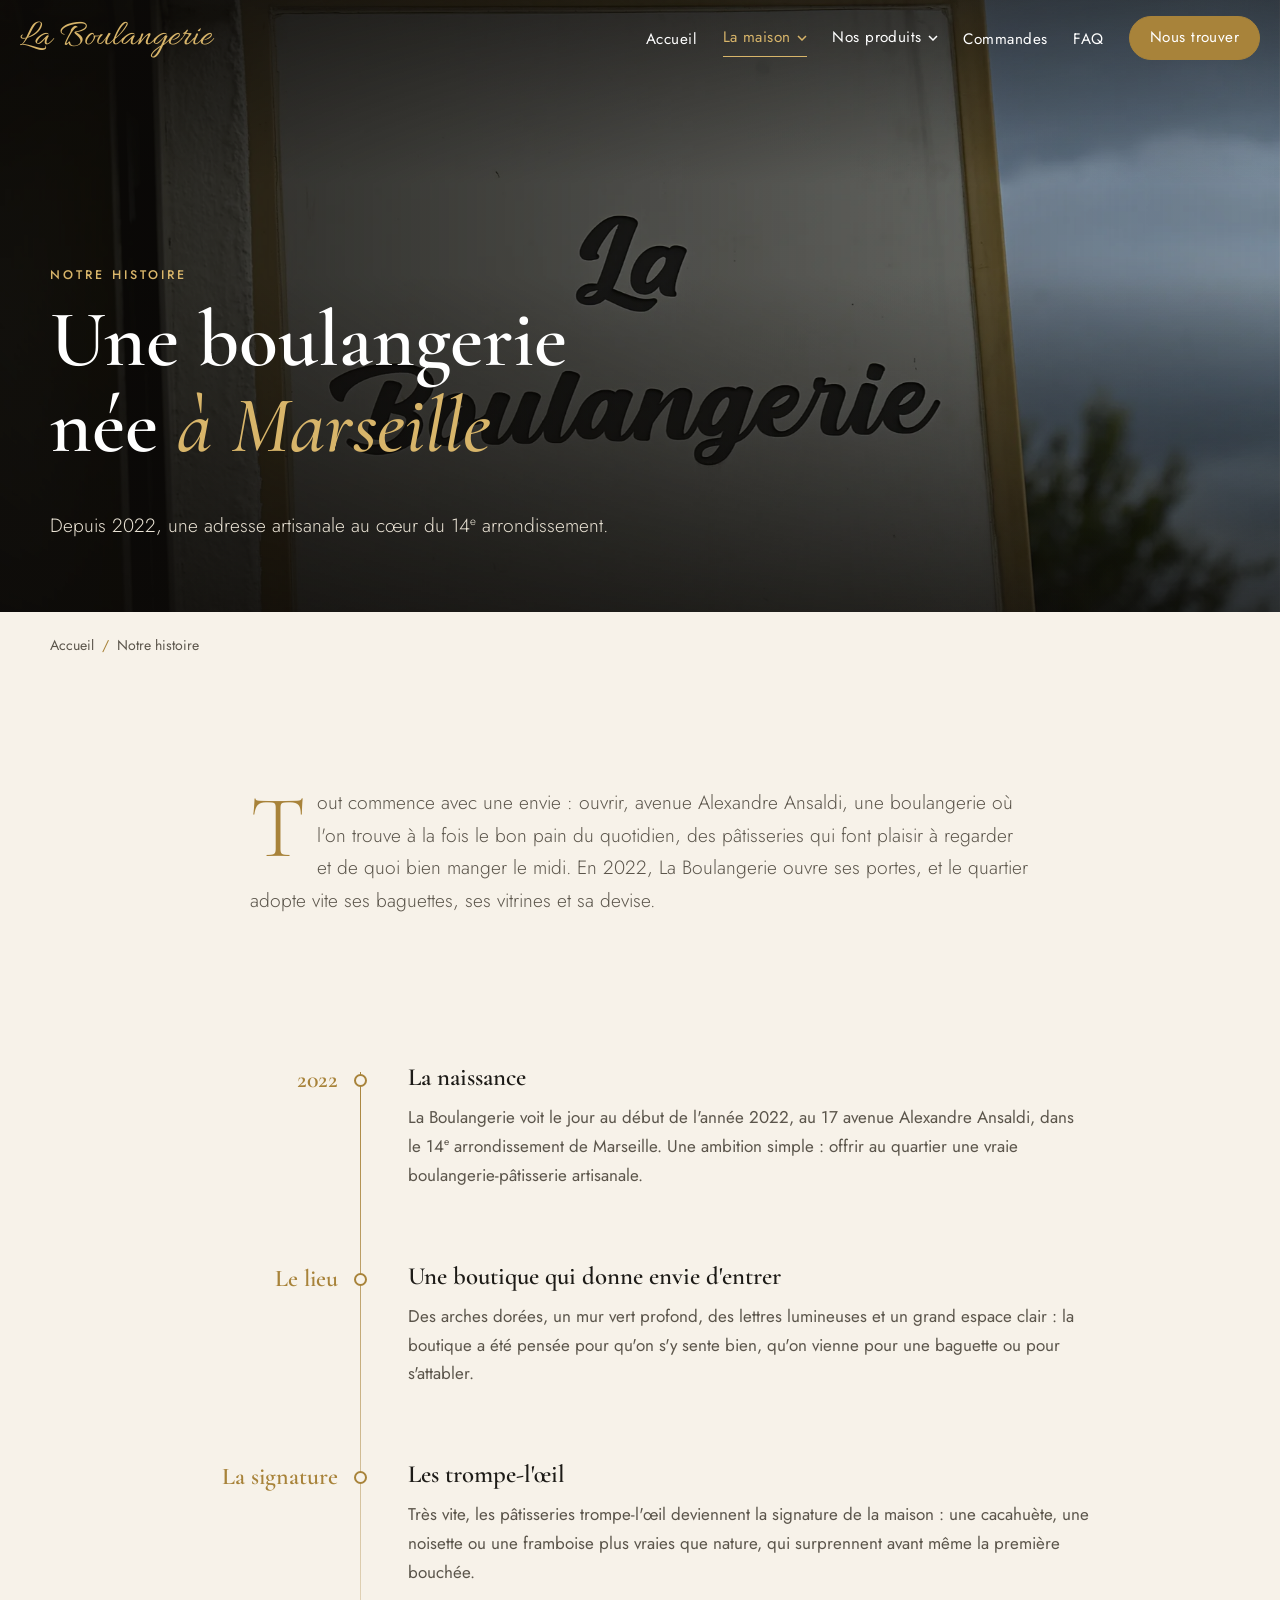
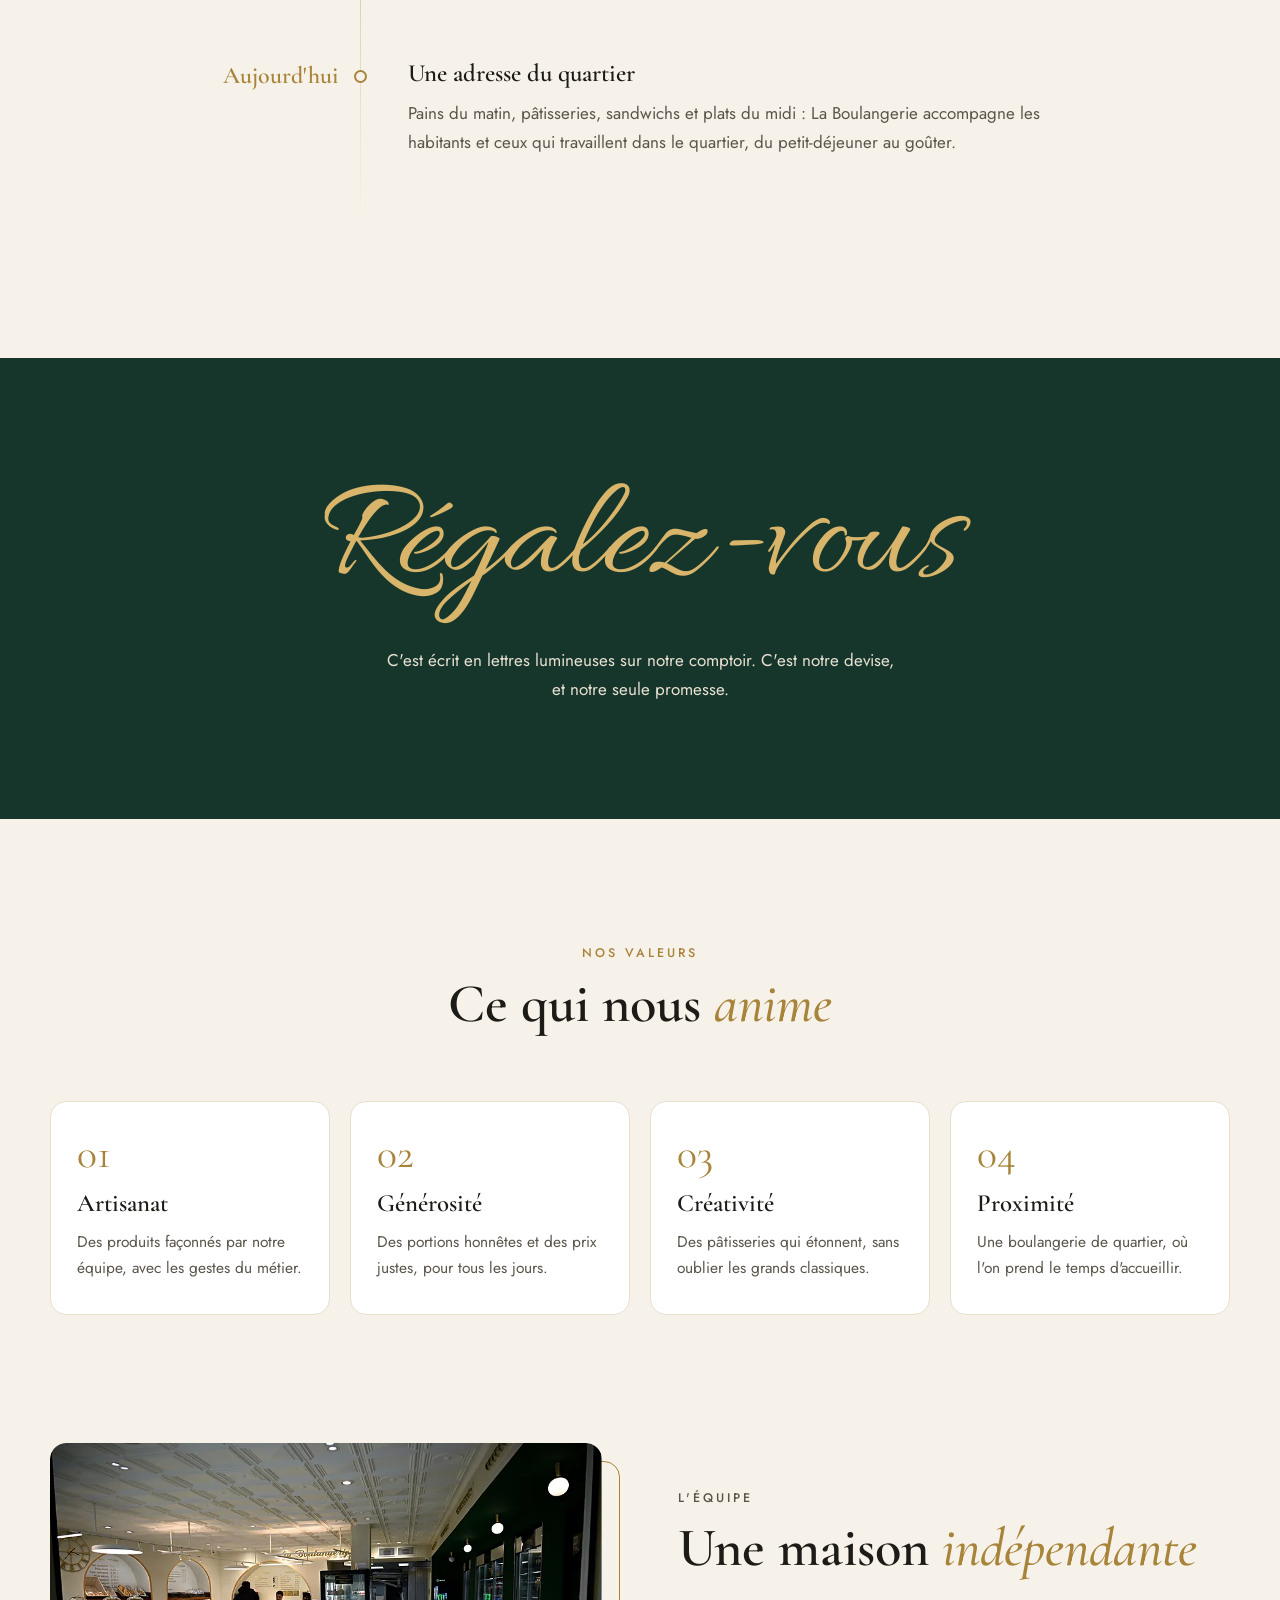
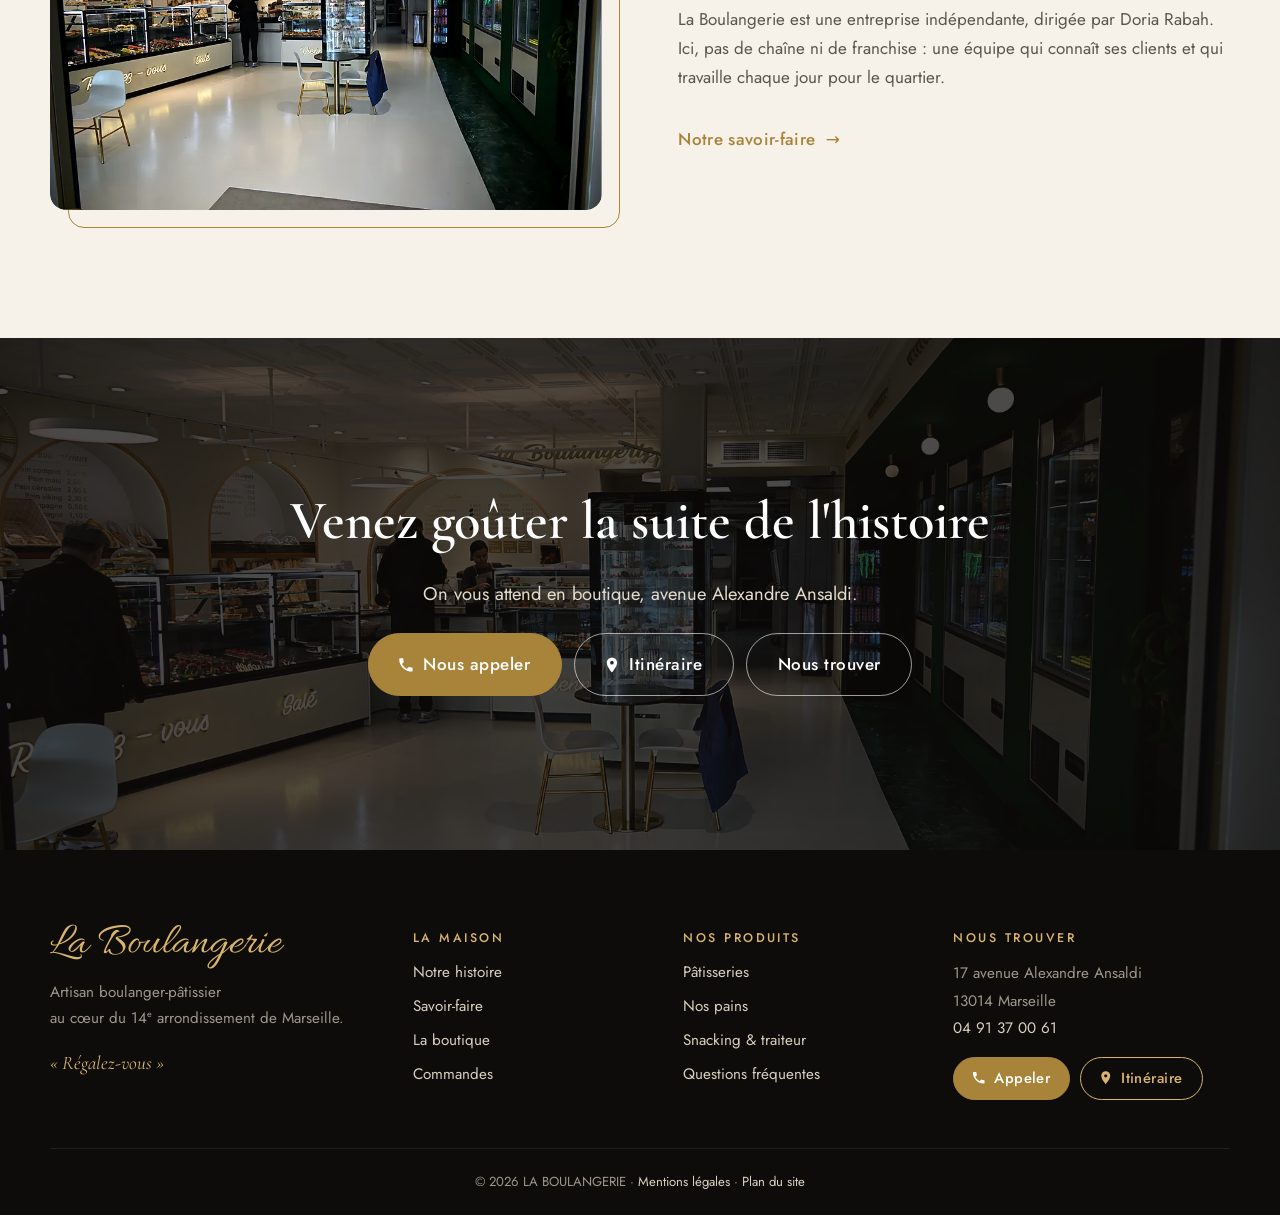
<file: histoire.html>
<!doctype html>
<html lang="fr">
<head>
<meta charset="utf-8">
<meta name="viewport" content="width=device-width, initial-scale=1, viewport-fit=cover">
<script>document.documentElement.classList.add("js")</script>
<title>Notre histoire | La Boulangerie Marseille 14e</title>
<meta name="description" content="L&#x27;histoire de La Boulangerie, boulangerie-pâtisserie artisanale et indépendante ouverte en 2022 au 17 avenue Alexandre Ansaldi, Marseille 14e.">
<meta name="robots" content="index, follow">
<link rel="canonical" href="https://www.laboulangerie-marseille.fr/histoire.html">
<meta name="theme-color" content="#141311">
<meta name="geo.region" content="FR-13">
<meta name="geo.placename" content="Marseille">
<link rel="icon" href="favicon.svg" type="image/svg+xml">
<link rel="apple-touch-icon" href="images/apple-touch-icon.png">
<link rel="manifest" href="site.webmanifest">
<meta property="og:type" content="website">
<meta property="og:locale" content="fr_FR">
<meta property="og:site_name" content="La Boulangerie">
<meta property="og:title" content="Notre histoire | La Boulangerie Marseille 14e">
<meta property="og:description" content="L&#x27;histoire de La Boulangerie, boulangerie-pâtisserie artisanale et indépendante ouverte en 2022 au 17 avenue Alexandre Ansaldi, Marseille 14e.">
<meta property="og:url" content="https://www.laboulangerie-marseille.fr/histoire.html">
<meta property="og:image" content="https://www.laboulangerie-marseille.fr/images/og/enseigne-exterieure-la-boulangerie.jpg">
<meta property="og:image:width" content="1200">
<meta property="og:image:height" content="630">
<meta name="twitter:card" content="summary_large_image">
<meta name="twitter:title" content="Notre histoire | La Boulangerie Marseille 14e">
<meta name="twitter:description" content="L&#x27;histoire de La Boulangerie, boulangerie-pâtisserie artisanale et indépendante ouverte en 2022 au 17 avenue Alexandre Ansaldi, Marseille 14e.">
<meta name="twitter:image" content="https://www.laboulangerie-marseille.fr/images/og/enseigne-exterieure-la-boulangerie.jpg">
<link rel="preconnect" href="https://fonts.googleapis.com">
<link rel="preconnect" href="https://fonts.gstatic.com" crossorigin>
<link href="https://fonts.googleapis.com/css2?family=Allura&family=Cormorant+Garamond:ital,wght@0,500;0,600;0,700;1,500&family=Jost:wght@300;400;500;600&display=swap" rel="stylesheet">
<link rel="preload" as="image" type="image/webp" href="images/enseigne-exterieure-la-boulangerie-lg.webp" imagesrcset="images/enseigne-exterieure-la-boulangerie-sm.webp 900w, images/enseigne-exterieure-la-boulangerie-lg.webp 1800w" imagesizes="100vw">
<link rel="stylesheet" href="css/style.css">
<script type="application/ld+json">{"@context": "https://schema.org", "@type": "Bakery", "@id": "https://www.laboulangerie-marseille.fr/#boulangerie", "name": "La Boulangerie", "url": "https://www.laboulangerie-marseille.fr/", "logo": "https://www.laboulangerie-marseille.fr/favicon.svg", "image": ["https://www.laboulangerie-marseille.fr/images/vitrine-patisseries-comptoir-lg.jpg", "https://www.laboulangerie-marseille.fr/images/interieur-boutique-comptoir-lg.jpg", "https://www.laboulangerie-marseille.fr/images/trompe-loeil-cacahuete-lg.jpg"], "description": "Artisan boulanger-pâtissier à Marseille 14e : pains classiques et spéciaux, pâtisseries trompe-l'œil, sandwichs, formules midi et plats traiteur.", "telephone": "+33491370061", "address": {"@type": "PostalAddress", "streetAddress": "17 avenue Alexandre Ansaldi", "postalCode": "13014", "addressLocality": "Marseille", "addressRegion": "Provence-Alpes-Côte d'Azur", "addressCountry": "FR"}, "areaServed": "Marseille", "servesCuisine": ["Boulangerie", "Pâtisserie", "Sandwichs", "Traiteur"], "priceRange": "€", "currenciesAccepted": "EUR", "hasMap": "https://www.google.com/maps/search/?api=1&query=La+Boulangerie+17+avenue+Alexandre+Ansaldi+13014+Marseille", "foundingDate": "2022-02-03", "legalName": "LA BOULANGERIE", "vatID": "FR88911799120", "taxID": "911799120", "acceptsReservations": false, "menu": "https://www.laboulangerie-marseille.fr/pains.html"}</script>
<script type="application/ld+json">{"@context": "https://schema.org", "@type": "BreadcrumbList", "itemListElement": [{"@type": "ListItem", "position": 1, "name": "Accueil", "item": "https://www.laboulangerie-marseille.fr/"}, {"@type": "ListItem", "position": 2, "name": "Notre histoire", "item": "https://www.laboulangerie-marseille.fr/histoire.html"}]}</script>
</head>
<body class="">
<a class="skip" href="#contenu">Aller au contenu</a>
<div class="progress" aria-hidden="true"></div>
<div class="curtain" aria-hidden="true"><span class="curtain__logo">La Boulangerie</span></div>
<header class="nav" id="nav">
  <div class="nav__inner">
    <a href="index.html" class="brand" aria-label="La Boulangerie, retour à l'accueil">La Boulangerie</a>
    <button class="nav__toggle" aria-expanded="false" aria-controls="menu" aria-label="Ouvrir le menu"><span></span><span></span><span></span></button>
    <nav id="menu" class="nav__menu" aria-label="Navigation principale"><ul><li><a href="index.html">Accueil</a></li><li class="has-sub is-active"><button class="sub-toggle" aria-expanded="false">La maison<svg viewBox="0 0 10 6" aria-hidden="true"><path d="M1 1l4 4 4-4" fill="none" stroke="currentColor" stroke-width="1.5"/></svg></button><ul class="sub"><li><a href="histoire.html" aria-current="page">Notre histoire</a></li><li><a href="savoir-faire.html">Savoir-faire</a></li><li><a href="boutique.html">La boutique</a></li></ul></li><li class="has-sub"><button class="sub-toggle" aria-expanded="false">Nos produits<svg viewBox="0 0 10 6" aria-hidden="true"><path d="M1 1l4 4 4-4" fill="none" stroke="currentColor" stroke-width="1.5"/></svg></button><ul class="sub"><li><a href="patisseries.html">Pâtisseries</a></li><li><a href="pains.html">Nos pains</a></li><li><a href="snacking-traiteur.html">Snacking & traiteur</a></li></ul></li><li><a href="commandes.html">Commandes</a></li><li><a href="faq.html">FAQ</a></li><li><a href="contact.html" class="btn btn--small">Nous trouver</a></li></ul></nav>
  </div>
</header>
<main id="contenu">

<section class="page-hero" style="--pos:center">
  <div class="page-hero__bg" data-parallax="0.25"><picture><source type="image/webp" srcset="images/enseigne-exterieure-la-boulangerie-sm.webp 900w, images/enseigne-exterieure-la-boulangerie-lg.webp 1800w" sizes="100vw"><img src="images/enseigne-exterieure-la-boulangerie-sm.jpg" srcset="images/enseigne-exterieure-la-boulangerie-sm.jpg 900w, images/enseigne-exterieure-la-boulangerie-lg.jpg 1800w" sizes="100vw" alt="Enseigne extérieure de La Boulangerie, avenue Alexandre Ansaldi à Marseille" width="900" height="600" decoding="async" fetchpriority="high"></picture></div>
  <div class="container page-hero__content">
    <p class="eyebrow">Notre histoire</p>
    <h1 class="split">Une boulangerie née <em>à Marseille</em></h1>
    <p class="page-hero__lead">Depuis 2022, une adresse artisanale au cœur du 14<sup>e</sup> arrondissement.</p>
  </div>
</section>
<nav class="breadcrumb container" aria-label="Fil d'Ariane"><ol><li><a href="index.html">Accueil</a></li><li aria-current="page">Notre histoire</li></ol></nav>
<section class="section">
  <div class="container narrow reveal">
    <p class="dropcap lead">Tout commence avec une envie : ouvrir, avenue Alexandre Ansaldi, une boulangerie où l'on trouve à la fois le bon pain du quotidien, des pâtisseries qui font plaisir à regarder et de quoi bien manger le midi. En 2022, La Boulangerie ouvre ses portes, et le quartier adopte vite ses baguettes, ses vitrines et sa devise.</p>
  </div>
</section>
<section class="section section--flush-top">
  <div class="container">
    <ol class="timeline"><li class="timeline__item reveal"><span class="timeline__year">2022</span><div><h3>La naissance</h3><p>La Boulangerie voit le jour au début de l'année 2022, au 17 avenue Alexandre Ansaldi, dans le 14<sup>e</sup> arrondissement de Marseille. Une ambition simple : offrir au quartier une vraie boulangerie-pâtisserie artisanale.</p></div></li><li class="timeline__item reveal"><span class="timeline__year">Le lieu</span><div><h3>Une boutique qui donne envie d'entrer</h3><p>Des arches dorées, un mur vert profond, des lettres lumineuses et un grand espace clair : la boutique a été pensée pour qu'on s'y sente bien, qu'on vienne pour une baguette ou pour s'attabler.</p></div></li><li class="timeline__item reveal"><span class="timeline__year">La signature</span><div><h3>Les trompe-l'œil</h3><p>Très vite, les pâtisseries trompe-l'œil deviennent la signature de la maison : une cacahuète, une noisette ou une framboise plus vraies que nature, qui surprennent avant même la première bouchée.</p></div></li><li class="timeline__item reveal"><span class="timeline__year">Aujourd'hui</span><div><h3>Une adresse du quartier</h3><p>Pains du matin, pâtisseries, sandwichs et plats du midi : La Boulangerie accompagne les habitants et ceux qui travaillent dans le quartier, du petit-déjeuner au goûter.</p></div></li></ol>
  </div>
</section>
<section class="quote-band">
  <div class="container reveal">
    <p class="quote-band__script">Régalez-vous</p>
    <p>C'est écrit en lettres lumineuses sur notre comptoir. C'est notre devise, et notre seule promesse.</p>
  </div>
</section>
<section class="section">
  <div class="container">
    <header class="section__head reveal"><p class="eyebrow">Nos valeurs</p><h2>Ce qui nous <em>anime</em></h2></header>
    <div class="values"><div class="value reveal" style="--d:0ms"><span class="value__num">01</span><h3>Artisanat</h3><p>Des produits façonnés par notre équipe, avec les gestes du métier.</p></div><div class="value reveal" style="--d:100ms"><span class="value__num">02</span><h3>Générosité</h3><p>Des portions honnêtes et des prix justes, pour tous les jours.</p></div><div class="value reveal" style="--d:200ms"><span class="value__num">03</span><h3>Créativité</h3><p>Des pâtisseries qui étonnent, sans oublier les grands classiques.</p></div><div class="value reveal" style="--d:300ms"><span class="value__num">04</span><h3>Proximité</h3><p>Une boulangerie de quartier, où l'on prend le temps d'accueillir.</p></div></div>
  </div>
</section>
<section class="section section--flush-top">
  <div class="container split-grid">
    <figure class="reveal reveal-img framed"><picture><source type="image/webp" srcset="images/interieur-boutique-comptoir-sm.webp 900w, images/interieur-boutique-comptoir-lg.webp 1800w" sizes="(min-width: 900px) 50vw, 100vw"><img src="images/interieur-boutique-comptoir-sm.jpg" srcset="images/interieur-boutique-comptoir-sm.jpg 900w, images/interieur-boutique-comptoir-lg.jpg 1800w" sizes="(min-width: 900px) 50vw, 100vw" alt="Intérieur de La Boulangerie : comptoir, vitrines et tables" width="900" height="600" loading="lazy" decoding="async"></picture></figure>
    <div class="reveal">
      <p class="eyebrow">L'équipe</p>
      <h2>Une maison <em>indépendante</em></h2>
      <p>La Boulangerie est une entreprise indépendante, dirigée par Doria Rabah. Ici, pas de chaîne ni de franchise : une équipe qui connaît ses clients et qui travaille chaque jour pour le quartier.</p>
      <a class="link-arrow" href="savoir-faire.html">Notre savoir-faire</a>
    </div>
  </div>
</section>

<section class="cta-band">
  <div class="cta-band__bg" data-parallax="0.15"><picture><source type="image/webp" srcset="images/interieur-boutique-comptoir-2-sm.webp 900w, images/interieur-boutique-comptoir-2-lg.webp 1800w" sizes="100vw"><img src="images/interieur-boutique-comptoir-2-sm.jpg" srcset="images/interieur-boutique-comptoir-2-sm.jpg 900w, images/interieur-boutique-comptoir-2-lg.jpg 1800w" sizes="100vw" alt="" width="900" height="600" loading="lazy" decoding="async"></picture></div>
  <div class="container cta-band__inner reveal">
    <h2>Venez goûter la suite de l'histoire</h2>
    <p>On vous attend en boutique, avenue Alexandre Ansaldi.</p>
    <div class="btn-row"><a class="btn magnetic" href="tel:+33491370061"><svg class="ico" viewBox="0 0 24 24" aria-hidden="true"><path d="M6.6 10.8a15.2 15.2 0 0 0 6.6 6.6l2.2-2.2a1 1 0 0 1 1-.25 11.4 11.4 0 0 0 3.6.57 1 1 0 0 1 1 1V20a1 1 0 0 1-1 1A17 17 0 0 1 3 4a1 1 0 0 1 1-1h3.5a1 1 0 0 1 1 1c0 1.25.2 2.45.57 3.57a1 1 0 0 1-.25 1z" fill="currentColor"/></svg>Nous appeler</a><a class="btn btn--ghost magnetic" href="https://www.google.com/maps/dir/?api=1&destination=17+avenue+Alexandre+Ansaldi+13014+Marseille" target="_blank" rel="noopener"><svg class="ico" viewBox="0 0 24 24" aria-hidden="true"><path d="M12 2a7 7 0 0 0-7 7c0 5.25 7 13 7 13s7-7.75 7-13a7 7 0 0 0-7-7zm0 9.5A2.5 2.5 0 1 1 12 6.5a2.5 2.5 0 0 1 0 5z" fill="currentColor"/></svg>Itinéraire</a><a class="btn btn--ghost magnetic" href="contact.html">Nous trouver</a></div>
  </div>
</section>
</main>

<footer class="footer">
  <div class="container footer__grid">
    <div>
      <p class="brand">La Boulangerie</p>
      <p>Artisan boulanger-pâtissier<br>au cœur du 14<sup>e</sup> arrondissement de Marseille.</p>
      <p class="footer__motto">« Régalez-vous »</p>
    </div>
    <div>
      <h2 class="footer__title">La maison</h2>
      <ul><li><a href="histoire.html">Notre histoire</a></li><li><a href="savoir-faire.html">Savoir-faire</a></li><li><a href="boutique.html">La boutique</a></li><li><a href="commandes.html">Commandes</a></li></ul>
    </div>
    <div>
      <h2 class="footer__title">Nos produits</h2>
      <ul><li><a href="patisseries.html">Pâtisseries</a></li><li><a href="pains.html">Nos pains</a></li><li><a href="snacking-traiteur.html">Snacking &amp; traiteur</a></li><li><a href="faq.html">Questions fréquentes</a></li></ul>
    </div>
    <div>
      <h2 class="footer__title">Nous trouver</h2>
      <address>17 avenue Alexandre Ansaldi<br>13014 Marseille<br><a href="tel:+33491370061">04 91 37 00 61</a></address>
      <div class="footer__btns"><a class="btn btn--small" href="tel:+33491370061"><svg class="ico" viewBox="0 0 24 24" aria-hidden="true"><path d="M6.6 10.8a15.2 15.2 0 0 0 6.6 6.6l2.2-2.2a1 1 0 0 1 1-.25 11.4 11.4 0 0 0 3.6.57 1 1 0 0 1 1 1V20a1 1 0 0 1-1 1A17 17 0 0 1 3 4a1 1 0 0 1 1-1h3.5a1 1 0 0 1 1 1c0 1.25.2 2.45.57 3.57a1 1 0 0 1-.25 1z" fill="currentColor"/></svg>Appeler</a><a class="btn btn--small btn--outline-light" href="https://www.google.com/maps/dir/?api=1&destination=17+avenue+Alexandre+Ansaldi+13014+Marseille" target="_blank" rel="noopener"><svg class="ico" viewBox="0 0 24 24" aria-hidden="true"><path d="M12 2a7 7 0 0 0-7 7c0 5.25 7 13 7 13s7-7.75 7-13a7 7 0 0 0-7-7zm0 9.5A2.5 2.5 0 1 1 12 6.5a2.5 2.5 0 0 1 0 5z" fill="currentColor"/></svg>Itinéraire</a></div>
    </div>
  </div>
  <div class="container footer__bottom">
    <p>© <span data-year>2026</span> LA BOULANGERIE · <a href="mentions-legales.html">Mentions légales</a> · <a href="plan-du-site.html">Plan du site</a></p>
  </div>
</footer>
<a href="#contenu" class="to-top" aria-label="Revenir en haut de la page"><svg viewBox="0 0 24 24" aria-hidden="true"><path d="M6 15l6-6 6 6" fill="none" stroke="currentColor" stroke-width="2"/></svg></a>
<dialog class="lightbox" id="lightbox" aria-label="Visionneuse photo">
  <button class="lightbox__close" aria-label="Fermer">×</button>
  <button class="lightbox__nav lightbox__prev" aria-label="Photo précédente">‹</button>
  <figure><img alt=""><figcaption class="lightbox__caption"></figcaption></figure>
  <button class="lightbox__nav lightbox__next" aria-label="Photo suivante">›</button>
</dialog>
<script src="js/main.js" defer></script>
</body>
</html>
</file>
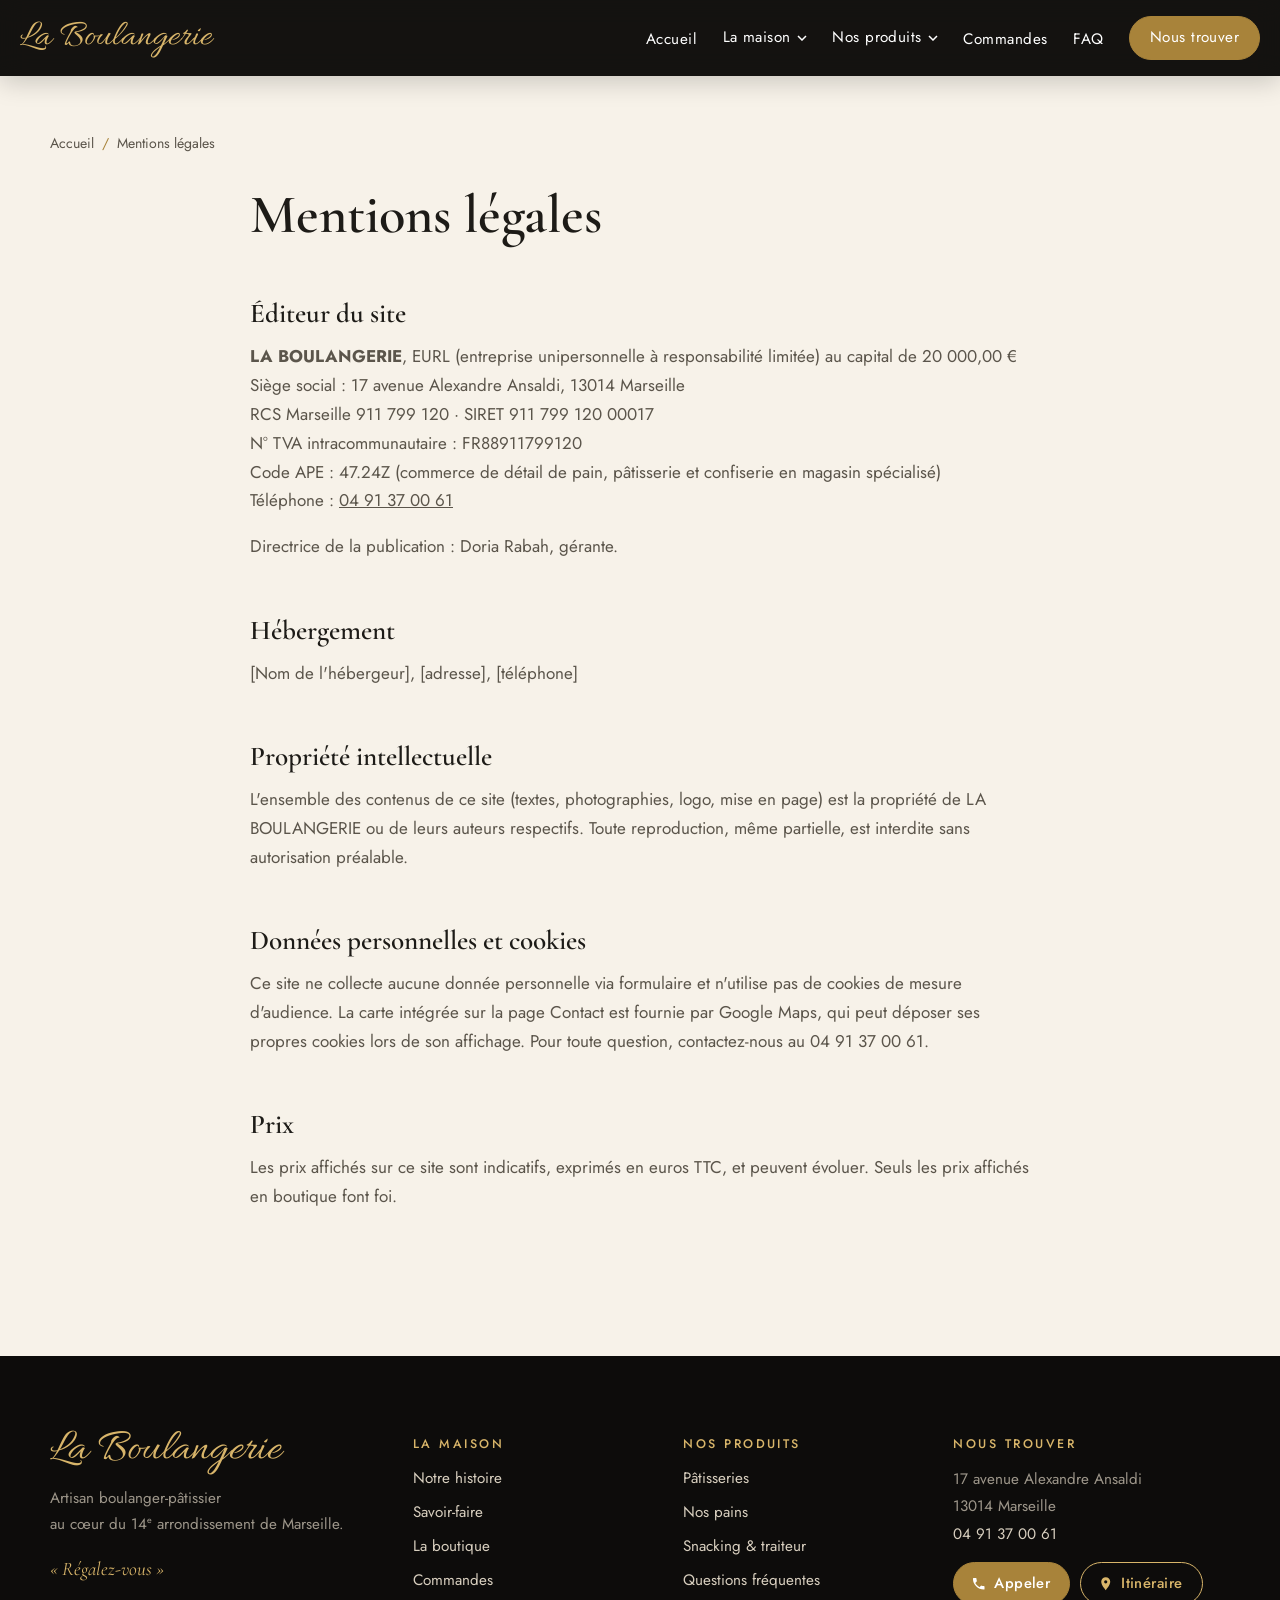
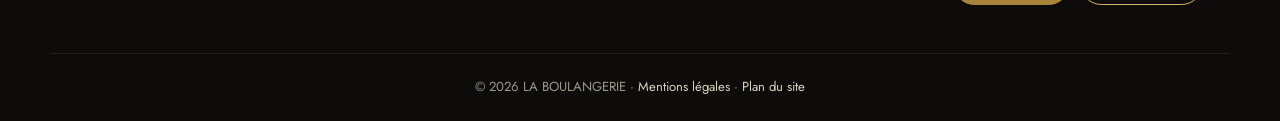
<file: mentions-legales.html>
<!doctype html>
<html lang="fr">
<head>
<meta charset="utf-8">
<meta name="viewport" content="width=device-width, initial-scale=1, viewport-fit=cover">
<script>document.documentElement.classList.add("js")</script>
<title>Mentions légales | La Boulangerie Marseille</title>
<meta name="description" content="Mentions légales du site de La Boulangerie, EURL au capital de 20 000 €, RCS Marseille 911 799 120.">
<meta name="robots" content="noindex, follow">
<link rel="canonical" href="https://www.laboulangerie-marseille.fr/mentions-legales.html">
<meta name="theme-color" content="#141311">
<meta name="geo.region" content="FR-13">
<meta name="geo.placename" content="Marseille">
<link rel="icon" href="favicon.svg" type="image/svg+xml">
<link rel="apple-touch-icon" href="images/apple-touch-icon.png">
<link rel="manifest" href="site.webmanifest">
<meta property="og:type" content="website">
<meta property="og:locale" content="fr_FR">
<meta property="og:site_name" content="La Boulangerie">
<meta property="og:title" content="Mentions légales | La Boulangerie Marseille">
<meta property="og:description" content="Mentions légales du site de La Boulangerie, EURL au capital de 20 000 €, RCS Marseille 911 799 120.">
<meta property="og:url" content="https://www.laboulangerie-marseille.fr/mentions-legales.html">
<meta property="og:image" content="https://www.laboulangerie-marseille.fr/images/og/vitrine-patisseries-comptoir.jpg">
<meta property="og:image:width" content="1200">
<meta property="og:image:height" content="630">
<meta name="twitter:card" content="summary_large_image">
<meta name="twitter:title" content="Mentions légales | La Boulangerie Marseille">
<meta name="twitter:description" content="Mentions légales du site de La Boulangerie, EURL au capital de 20 000 €, RCS Marseille 911 799 120.">
<meta name="twitter:image" content="https://www.laboulangerie-marseille.fr/images/og/vitrine-patisseries-comptoir.jpg">
<link rel="preconnect" href="https://fonts.googleapis.com">
<link rel="preconnect" href="https://fonts.gstatic.com" crossorigin>
<link href="https://fonts.googleapis.com/css2?family=Allura&family=Cormorant+Garamond:ital,wght@0,500;0,600;0,700;1,500&family=Jost:wght@300;400;500;600&display=swap" rel="stylesheet">

<link rel="stylesheet" href="css/style.css">
<script type="application/ld+json">{"@context": "https://schema.org", "@type": "Bakery", "@id": "https://www.laboulangerie-marseille.fr/#boulangerie", "name": "La Boulangerie", "url": "https://www.laboulangerie-marseille.fr/", "logo": "https://www.laboulangerie-marseille.fr/favicon.svg", "image": ["https://www.laboulangerie-marseille.fr/images/vitrine-patisseries-comptoir-lg.jpg", "https://www.laboulangerie-marseille.fr/images/interieur-boutique-comptoir-lg.jpg", "https://www.laboulangerie-marseille.fr/images/trompe-loeil-cacahuete-lg.jpg"], "description": "Artisan boulanger-pâtissier à Marseille 14e : pains classiques et spéciaux, pâtisseries trompe-l'œil, sandwichs, formules midi et plats traiteur.", "telephone": "+33491370061", "address": {"@type": "PostalAddress", "streetAddress": "17 avenue Alexandre Ansaldi", "postalCode": "13014", "addressLocality": "Marseille", "addressRegion": "Provence-Alpes-Côte d'Azur", "addressCountry": "FR"}, "areaServed": "Marseille", "servesCuisine": ["Boulangerie", "Pâtisserie", "Sandwichs", "Traiteur"], "priceRange": "€", "currenciesAccepted": "EUR", "hasMap": "https://www.google.com/maps/search/?api=1&query=La+Boulangerie+17+avenue+Alexandre+Ansaldi+13014+Marseille", "foundingDate": "2022-02-03", "legalName": "LA BOULANGERIE", "vatID": "FR88911799120", "taxID": "911799120", "acceptsReservations": false, "menu": "https://www.laboulangerie-marseille.fr/pains.html"}</script>
<script type="application/ld+json">{"@context": "https://schema.org", "@type": "BreadcrumbList", "itemListElement": [{"@type": "ListItem", "position": 1, "name": "Accueil", "item": "https://www.laboulangerie-marseille.fr/"}, {"@type": "ListItem", "position": 2, "name": "Mentions légales", "item": "https://www.laboulangerie-marseille.fr/mentions-legales.html"}]}</script>
</head>
<body class="page-plain">
<a class="skip" href="#contenu">Aller au contenu</a>
<div class="progress" aria-hidden="true"></div>
<div class="curtain" aria-hidden="true"><span class="curtain__logo">La Boulangerie</span></div>
<header class="nav" id="nav">
  <div class="nav__inner">
    <a href="index.html" class="brand" aria-label="La Boulangerie, retour à l'accueil">La Boulangerie</a>
    <button class="nav__toggle" aria-expanded="false" aria-controls="menu" aria-label="Ouvrir le menu"><span></span><span></span><span></span></button>
    <nav id="menu" class="nav__menu" aria-label="Navigation principale"><ul><li><a href="index.html">Accueil</a></li><li class="has-sub"><button class="sub-toggle" aria-expanded="false">La maison<svg viewBox="0 0 10 6" aria-hidden="true"><path d="M1 1l4 4 4-4" fill="none" stroke="currentColor" stroke-width="1.5"/></svg></button><ul class="sub"><li><a href="histoire.html">Notre histoire</a></li><li><a href="savoir-faire.html">Savoir-faire</a></li><li><a href="boutique.html">La boutique</a></li></ul></li><li class="has-sub"><button class="sub-toggle" aria-expanded="false">Nos produits<svg viewBox="0 0 10 6" aria-hidden="true"><path d="M1 1l4 4 4-4" fill="none" stroke="currentColor" stroke-width="1.5"/></svg></button><ul class="sub"><li><a href="patisseries.html">Pâtisseries</a></li><li><a href="pains.html">Nos pains</a></li><li><a href="snacking-traiteur.html">Snacking & traiteur</a></li></ul></li><li><a href="commandes.html">Commandes</a></li><li><a href="faq.html">FAQ</a></li><li><a href="contact.html" class="btn btn--small">Nous trouver</a></li></ul></nav>
  </div>
</header>
<main id="contenu">

<section class="section legal-main">
  <nav class="breadcrumb container" aria-label="Fil d'Ariane"><ol><li><a href="index.html">Accueil</a></li><li aria-current="page">Mentions légales</li></ol></nav>
  <div class="container narrow">
    <h1>Mentions légales</h1>
    <h2>Éditeur du site</h2>
    <p><strong>LA BOULANGERIE</strong>, EURL (entreprise unipersonnelle à responsabilité limitée) au capital de 20 000,00 €<br>
    Siège social : 17 avenue Alexandre Ansaldi, 13014 Marseille<br>
    RCS Marseille 911 799 120 · SIRET 911 799 120 00017<br>
    N° TVA intracommunautaire : FR88911799120<br>
    Code APE : 47.24Z (commerce de détail de pain, pâtisserie et confiserie en magasin spécialisé)<br>
    Téléphone : <a href="tel:+33491370061">04 91 37 00 61</a></p>
    <p>Directrice de la publication : Doria Rabah, gérante.</p>
    <h2>Hébergement</h2>
    <!-- À compléter avec l'hébergeur choisi (raison sociale, adresse, téléphone) -->
    <p>[Nom de l'hébergeur], [adresse], [téléphone]</p>
    <h2>Propriété intellectuelle</h2>
    <p>L'ensemble des contenus de ce site (textes, photographies, logo, mise en page) est la propriété de LA BOULANGERIE ou de leurs auteurs respectifs. Toute reproduction, même partielle, est interdite sans autorisation préalable.</p>
    <h2>Données personnelles et cookies</h2>
    <p>Ce site ne collecte aucune donnée personnelle via formulaire et n'utilise pas de cookies de mesure d'audience. La carte intégrée sur la page Contact est fournie par Google Maps, qui peut déposer ses propres cookies lors de son affichage. Pour toute question, contactez-nous au 04 91 37 00 61.</p>
    <h2>Prix</h2>
    <p>Les prix affichés sur ce site sont indicatifs, exprimés en euros TTC, et peuvent évoluer. Seuls les prix affichés en boutique font foi.</p>
  </div>
</section>
</main>

<footer class="footer">
  <div class="container footer__grid">
    <div>
      <p class="brand">La Boulangerie</p>
      <p>Artisan boulanger-pâtissier<br>au cœur du 14<sup>e</sup> arrondissement de Marseille.</p>
      <p class="footer__motto">« Régalez-vous »</p>
    </div>
    <div>
      <h2 class="footer__title">La maison</h2>
      <ul><li><a href="histoire.html">Notre histoire</a></li><li><a href="savoir-faire.html">Savoir-faire</a></li><li><a href="boutique.html">La boutique</a></li><li><a href="commandes.html">Commandes</a></li></ul>
    </div>
    <div>
      <h2 class="footer__title">Nos produits</h2>
      <ul><li><a href="patisseries.html">Pâtisseries</a></li><li><a href="pains.html">Nos pains</a></li><li><a href="snacking-traiteur.html">Snacking &amp; traiteur</a></li><li><a href="faq.html">Questions fréquentes</a></li></ul>
    </div>
    <div>
      <h2 class="footer__title">Nous trouver</h2>
      <address>17 avenue Alexandre Ansaldi<br>13014 Marseille<br><a href="tel:+33491370061">04 91 37 00 61</a></address>
      <div class="footer__btns"><a class="btn btn--small" href="tel:+33491370061"><svg class="ico" viewBox="0 0 24 24" aria-hidden="true"><path d="M6.6 10.8a15.2 15.2 0 0 0 6.6 6.6l2.2-2.2a1 1 0 0 1 1-.25 11.4 11.4 0 0 0 3.6.57 1 1 0 0 1 1 1V20a1 1 0 0 1-1 1A17 17 0 0 1 3 4a1 1 0 0 1 1-1h3.5a1 1 0 0 1 1 1c0 1.25.2 2.45.57 3.57a1 1 0 0 1-.25 1z" fill="currentColor"/></svg>Appeler</a><a class="btn btn--small btn--outline-light" href="https://www.google.com/maps/dir/?api=1&destination=17+avenue+Alexandre+Ansaldi+13014+Marseille" target="_blank" rel="noopener"><svg class="ico" viewBox="0 0 24 24" aria-hidden="true"><path d="M12 2a7 7 0 0 0-7 7c0 5.25 7 13 7 13s7-7.75 7-13a7 7 0 0 0-7-7zm0 9.5A2.5 2.5 0 1 1 12 6.5a2.5 2.5 0 0 1 0 5z" fill="currentColor"/></svg>Itinéraire</a></div>
    </div>
  </div>
  <div class="container footer__bottom">
    <p>© <span data-year>2026</span> LA BOULANGERIE · <a href="mentions-legales.html">Mentions légales</a> · <a href="plan-du-site.html">Plan du site</a></p>
  </div>
</footer>
<a href="#contenu" class="to-top" aria-label="Revenir en haut de la page"><svg viewBox="0 0 24 24" aria-hidden="true"><path d="M6 15l6-6 6 6" fill="none" stroke="currentColor" stroke-width="2"/></svg></a>
<dialog class="lightbox" id="lightbox" aria-label="Visionneuse photo">
  <button class="lightbox__close" aria-label="Fermer">×</button>
  <button class="lightbox__nav lightbox__prev" aria-label="Photo précédente">‹</button>
  <figure><img alt=""><figcaption class="lightbox__caption"></figcaption></figure>
  <button class="lightbox__nav lightbox__next" aria-label="Photo suivante">›</button>
</dialog>
<script src="js/main.js" defer></script>
</body>
</html>
</file>
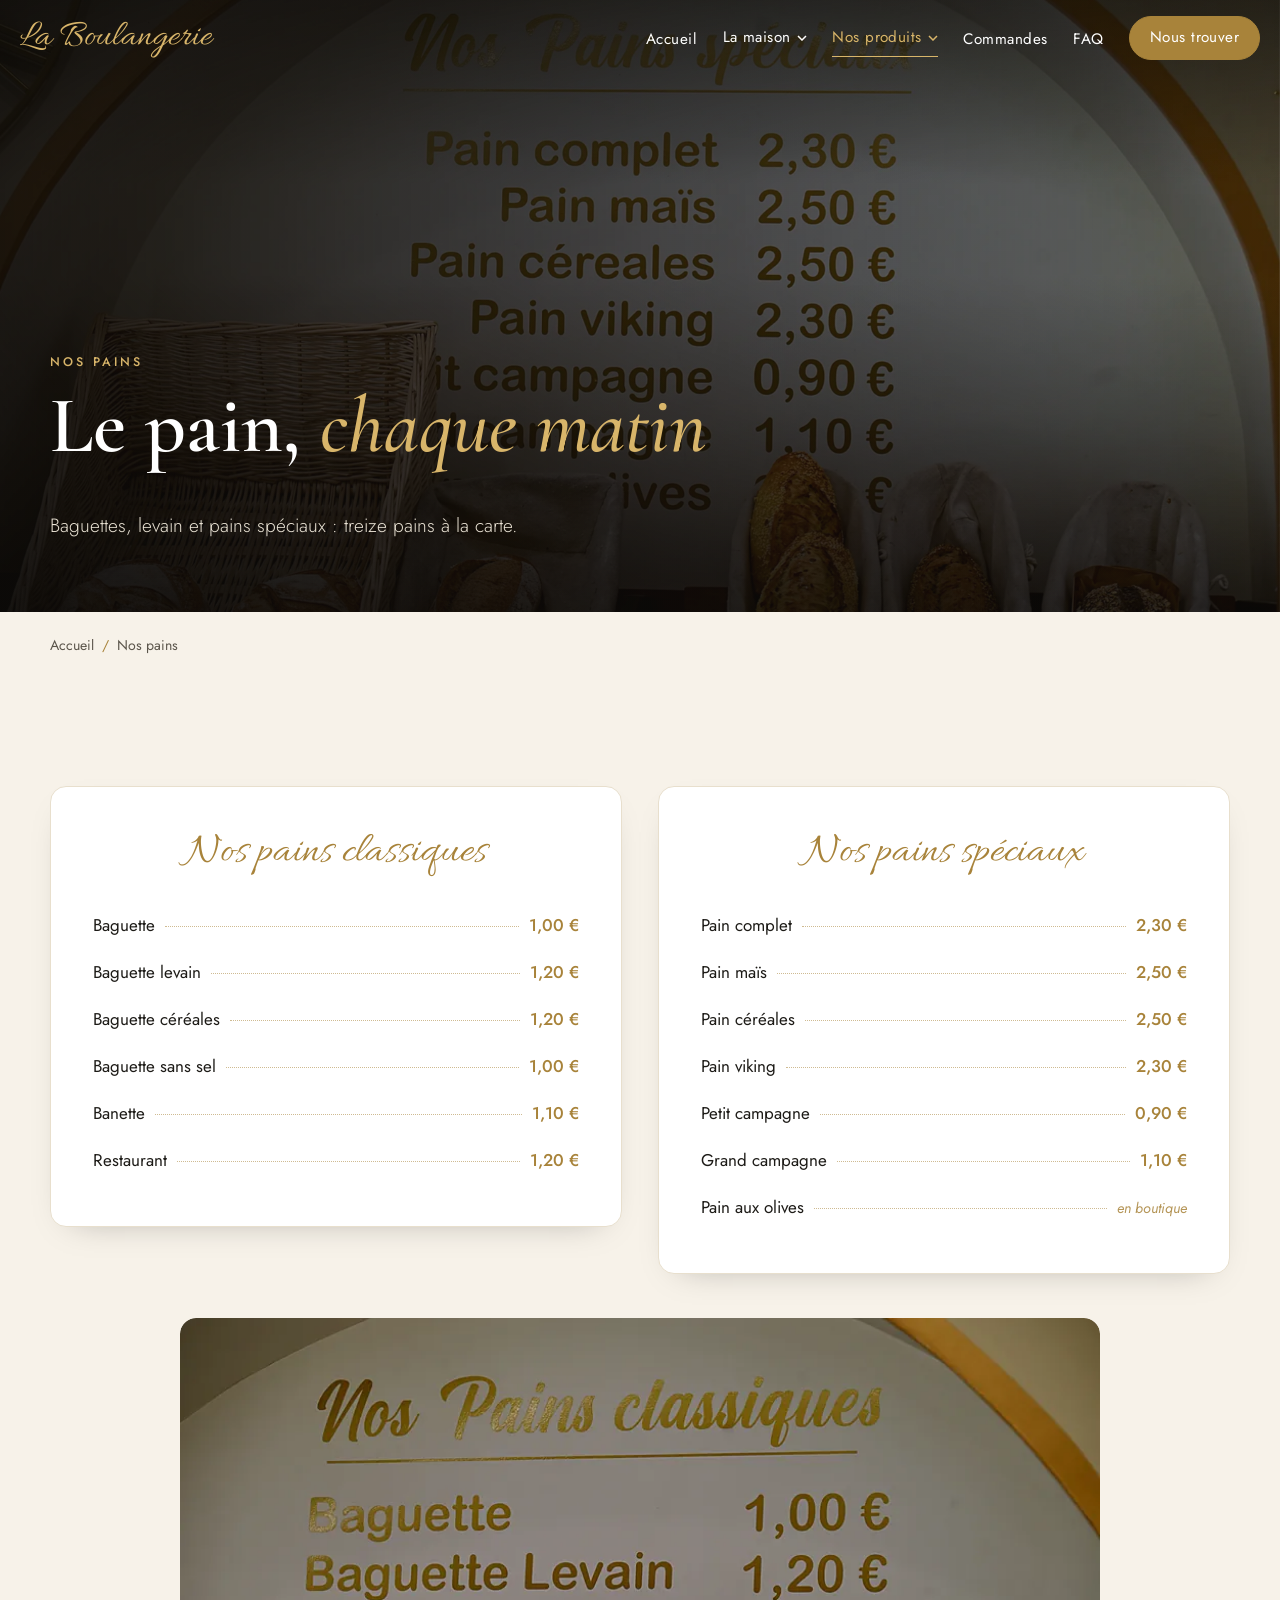
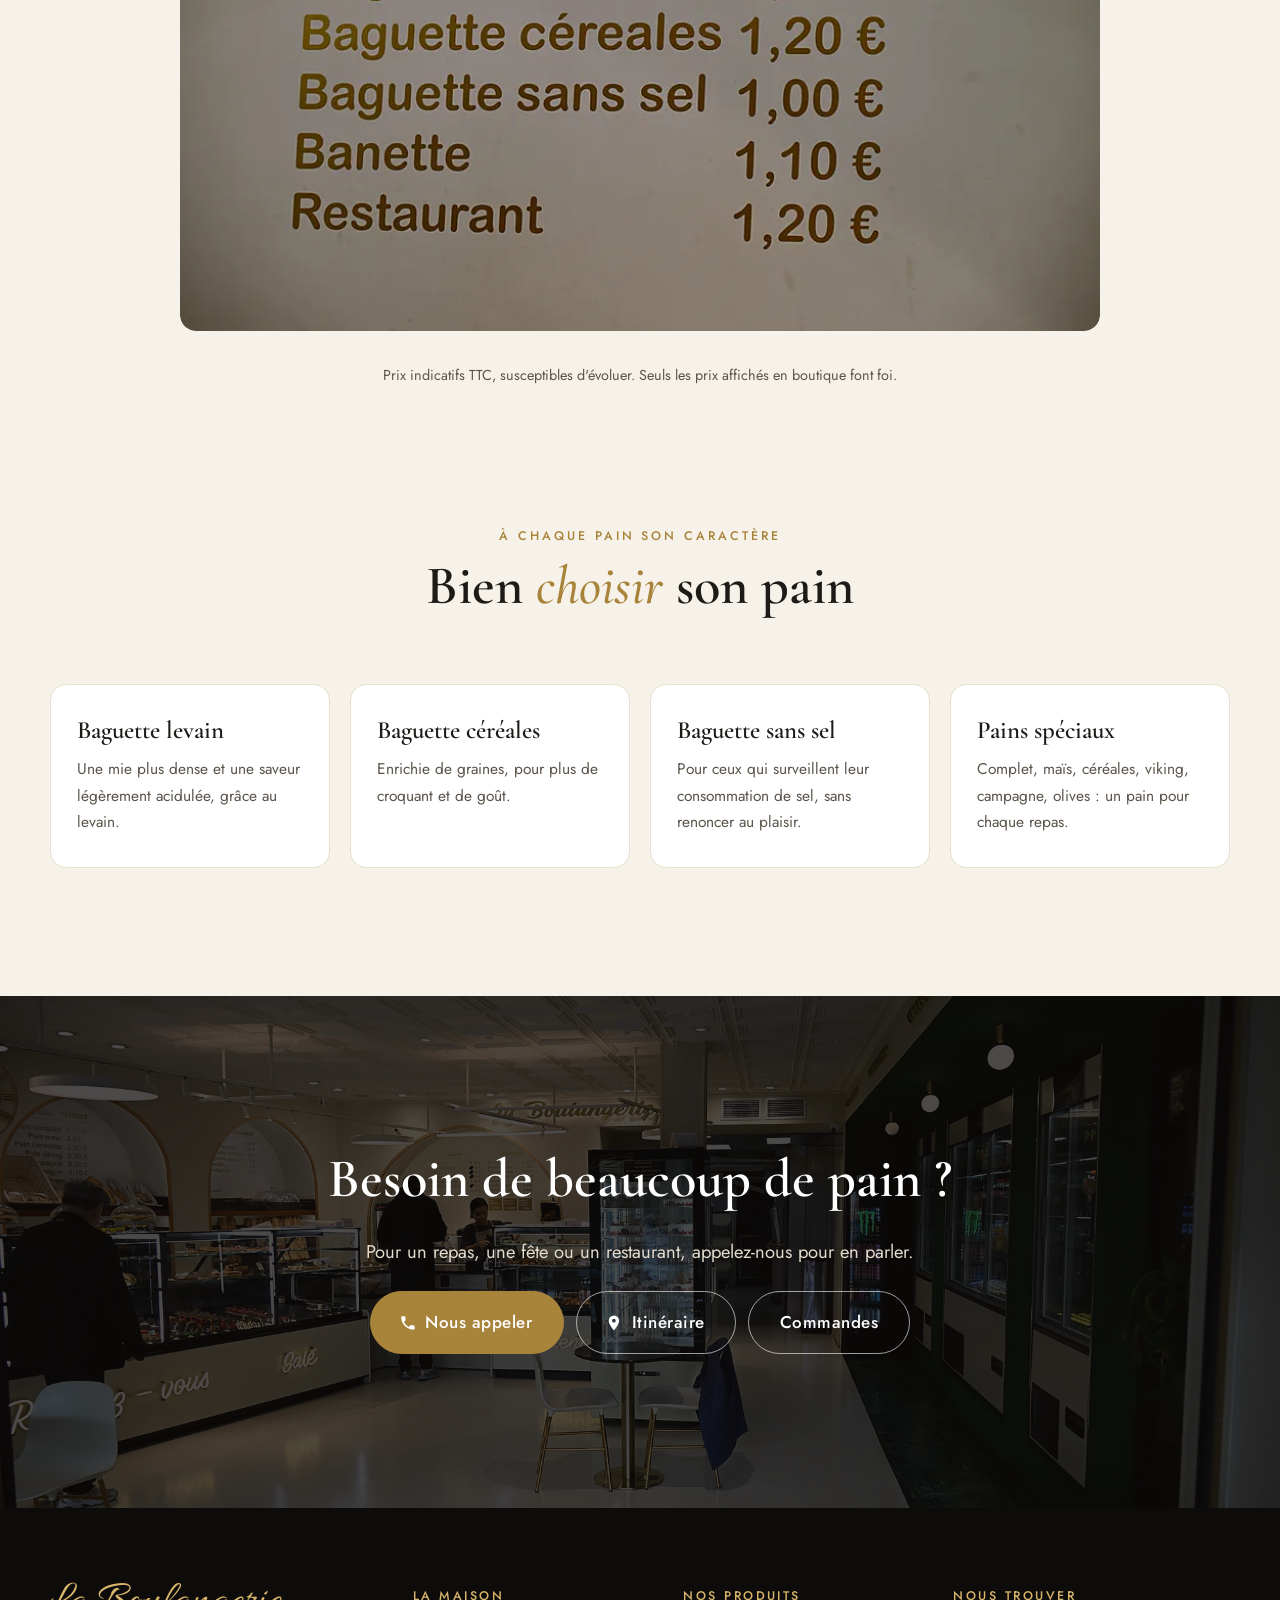
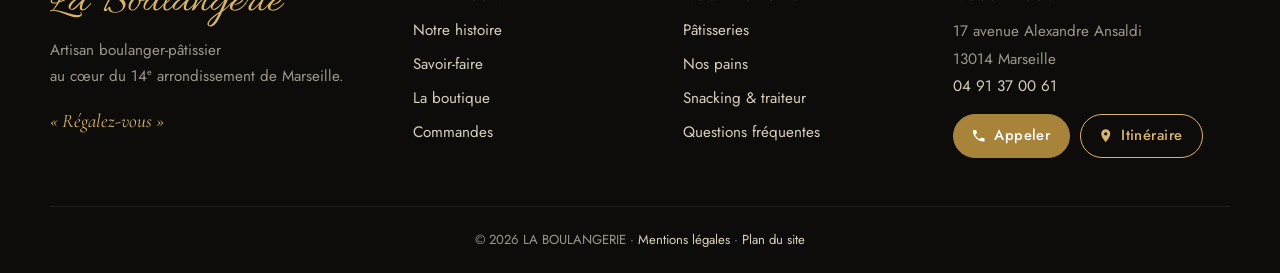
<file: pains.html>
<!doctype html>
<html lang="fr">
<head>
<meta charset="utf-8">
<meta name="viewport" content="width=device-width, initial-scale=1, viewport-fit=cover">
<script>document.documentElement.classList.add("js")</script>
<title>Pains, baguettes &amp; prix à Marseille 14e | La Boulangerie</title>
<meta name="description" content="Baguette 1,00 €, baguette levain, céréales, sans sel, banette, pain complet, maïs, viking, campagne… Tous les pains et prix de La Boulangerie, Marseille 14e.">
<meta name="robots" content="index, follow">
<link rel="canonical" href="https://www.laboulangerie-marseille.fr/pains.html">
<meta name="theme-color" content="#141311">
<meta name="geo.region" content="FR-13">
<meta name="geo.placename" content="Marseille">
<link rel="icon" href="favicon.svg" type="image/svg+xml">
<link rel="apple-touch-icon" href="images/apple-touch-icon.png">
<link rel="manifest" href="site.webmanifest">
<meta property="og:type" content="website">
<meta property="og:locale" content="fr_FR">
<meta property="og:site_name" content="La Boulangerie">
<meta property="og:title" content="Pains, baguettes &amp; prix à Marseille 14e | La Boulangerie">
<meta property="og:description" content="Baguette 1,00 €, baguette levain, céréales, sans sel, banette, pain complet, maïs, viking, campagne… Tous les pains et prix de La Boulangerie, Marseille 14e.">
<meta property="og:url" content="https://www.laboulangerie-marseille.fr/pains.html">
<meta property="og:image" content="https://www.laboulangerie-marseille.fr/images/og/menu-pains-speciaux-corbeilles.jpg">
<meta property="og:image:width" content="1200">
<meta property="og:image:height" content="630">
<meta name="twitter:card" content="summary_large_image">
<meta name="twitter:title" content="Pains, baguettes &amp; prix à Marseille 14e | La Boulangerie">
<meta name="twitter:description" content="Baguette 1,00 €, baguette levain, céréales, sans sel, banette, pain complet, maïs, viking, campagne… Tous les pains et prix de La Boulangerie, Marseille 14e.">
<meta name="twitter:image" content="https://www.laboulangerie-marseille.fr/images/og/menu-pains-speciaux-corbeilles.jpg">
<link rel="preconnect" href="https://fonts.googleapis.com">
<link rel="preconnect" href="https://fonts.gstatic.com" crossorigin>
<link href="https://fonts.googleapis.com/css2?family=Allura&family=Cormorant+Garamond:ital,wght@0,500;0,600;0,700;1,500&family=Jost:wght@300;400;500;600&display=swap" rel="stylesheet">
<link rel="preload" as="image" type="image/webp" href="images/menu-pains-speciaux-corbeilles-lg.webp" imagesrcset="images/menu-pains-speciaux-corbeilles-sm.webp 900w, images/menu-pains-speciaux-corbeilles-lg.webp 1800w" imagesizes="100vw">
<link rel="stylesheet" href="css/style.css">
<script type="application/ld+json">{"@context": "https://schema.org", "@type": "Bakery", "@id": "https://www.laboulangerie-marseille.fr/#boulangerie", "name": "La Boulangerie", "url": "https://www.laboulangerie-marseille.fr/", "logo": "https://www.laboulangerie-marseille.fr/favicon.svg", "image": ["https://www.laboulangerie-marseille.fr/images/vitrine-patisseries-comptoir-lg.jpg", "https://www.laboulangerie-marseille.fr/images/interieur-boutique-comptoir-lg.jpg", "https://www.laboulangerie-marseille.fr/images/trompe-loeil-cacahuete-lg.jpg"], "description": "Artisan boulanger-pâtissier à Marseille 14e : pains classiques et spéciaux, pâtisseries trompe-l'œil, sandwichs, formules midi et plats traiteur.", "telephone": "+33491370061", "address": {"@type": "PostalAddress", "streetAddress": "17 avenue Alexandre Ansaldi", "postalCode": "13014", "addressLocality": "Marseille", "addressRegion": "Provence-Alpes-Côte d'Azur", "addressCountry": "FR"}, "areaServed": "Marseille", "servesCuisine": ["Boulangerie", "Pâtisserie", "Sandwichs", "Traiteur"], "priceRange": "€", "currenciesAccepted": "EUR", "hasMap": "https://www.google.com/maps/search/?api=1&query=La+Boulangerie+17+avenue+Alexandre+Ansaldi+13014+Marseille", "foundingDate": "2022-02-03", "legalName": "LA BOULANGERIE", "vatID": "FR88911799120", "taxID": "911799120", "acceptsReservations": false, "menu": "https://www.laboulangerie-marseille.fr/pains.html"}</script>
<script type="application/ld+json">{"@context": "https://schema.org", "@type": "BreadcrumbList", "itemListElement": [{"@type": "ListItem", "position": 1, "name": "Accueil", "item": "https://www.laboulangerie-marseille.fr/"}, {"@type": "ListItem", "position": 2, "name": "Nos pains", "item": "https://www.laboulangerie-marseille.fr/pains.html"}]}</script>
<script type="application/ld+json">{"@context": "https://schema.org", "@type": "Menu", "name": "Nos pains", "inLanguage": "fr", "hasMenuSection": [{"@type": "MenuSection", "name": "Pains classiques", "hasMenuItem": [{"@type": "MenuItem", "name": "Baguette", "offers": {"@type": "Offer", "price": "1.00", "priceCurrency": "EUR"}}, {"@type": "MenuItem", "name": "Baguette levain", "offers": {"@type": "Offer", "price": "1.20", "priceCurrency": "EUR"}}, {"@type": "MenuItem", "name": "Baguette céréales", "offers": {"@type": "Offer", "price": "1.20", "priceCurrency": "EUR"}}, {"@type": "MenuItem", "name": "Baguette sans sel", "offers": {"@type": "Offer", "price": "1.00", "priceCurrency": "EUR"}}, {"@type": "MenuItem", "name": "Banette", "offers": {"@type": "Offer", "price": "1.10", "priceCurrency": "EUR"}}, {"@type": "MenuItem", "name": "Restaurant", "offers": {"@type": "Offer", "price": "1.20", "priceCurrency": "EUR"}}]}, {"@type": "MenuSection", "name": "Pains spéciaux", "hasMenuItem": [{"@type": "MenuItem", "name": "Pain complet", "offers": {"@type": "Offer", "price": "2.30", "priceCurrency": "EUR"}}, {"@type": "MenuItem", "name": "Pain maïs", "offers": {"@type": "Offer", "price": "2.50", "priceCurrency": "EUR"}}, {"@type": "MenuItem", "name": "Pain céréales", "offers": {"@type": "Offer", "price": "2.50", "priceCurrency": "EUR"}}, {"@type": "MenuItem", "name": "Pain viking", "offers": {"@type": "Offer", "price": "2.30", "priceCurrency": "EUR"}}, {"@type": "MenuItem", "name": "Petit campagne", "offers": {"@type": "Offer", "price": "0.90", "priceCurrency": "EUR"}}, {"@type": "MenuItem", "name": "Grand campagne", "offers": {"@type": "Offer", "price": "1.10", "priceCurrency": "EUR"}}, {"@type": "MenuItem", "name": "Pain aux olives"}]}], "provider": {"@id": "https://www.laboulangerie-marseille.fr/#boulangerie"}}</script>
</head>
<body class="">
<a class="skip" href="#contenu">Aller au contenu</a>
<div class="progress" aria-hidden="true"></div>
<div class="curtain" aria-hidden="true"><span class="curtain__logo">La Boulangerie</span></div>
<header class="nav" id="nav">
  <div class="nav__inner">
    <a href="index.html" class="brand" aria-label="La Boulangerie, retour à l'accueil">La Boulangerie</a>
    <button class="nav__toggle" aria-expanded="false" aria-controls="menu" aria-label="Ouvrir le menu"><span></span><span></span><span></span></button>
    <nav id="menu" class="nav__menu" aria-label="Navigation principale"><ul><li><a href="index.html">Accueil</a></li><li class="has-sub"><button class="sub-toggle" aria-expanded="false">La maison<svg viewBox="0 0 10 6" aria-hidden="true"><path d="M1 1l4 4 4-4" fill="none" stroke="currentColor" stroke-width="1.5"/></svg></button><ul class="sub"><li><a href="histoire.html">Notre histoire</a></li><li><a href="savoir-faire.html">Savoir-faire</a></li><li><a href="boutique.html">La boutique</a></li></ul></li><li class="has-sub is-active"><button class="sub-toggle" aria-expanded="false">Nos produits<svg viewBox="0 0 10 6" aria-hidden="true"><path d="M1 1l4 4 4-4" fill="none" stroke="currentColor" stroke-width="1.5"/></svg></button><ul class="sub"><li><a href="patisseries.html">Pâtisseries</a></li><li><a href="pains.html" aria-current="page">Nos pains</a></li><li><a href="snacking-traiteur.html">Snacking & traiteur</a></li></ul></li><li><a href="commandes.html">Commandes</a></li><li><a href="faq.html">FAQ</a></li><li><a href="contact.html" class="btn btn--small">Nous trouver</a></li></ul></nav>
  </div>
</header>
<main id="contenu">

<section class="page-hero" style="--pos:center 92%">
  <div class="page-hero__bg" data-parallax="0.25"><picture><source type="image/webp" srcset="images/menu-pains-speciaux-corbeilles-sm.webp 900w, images/menu-pains-speciaux-corbeilles-lg.webp 1800w" sizes="100vw"><img src="images/menu-pains-speciaux-corbeilles-sm.jpg" srcset="images/menu-pains-speciaux-corbeilles-sm.jpg 900w, images/menu-pains-speciaux-corbeilles-lg.jpg 1800w" sizes="100vw" alt="Pains spéciaux en corbeilles à La Boulangerie, Marseille" width="900" height="600" decoding="async" fetchpriority="high"></picture></div>
  <div class="container page-hero__content">
    <p class="eyebrow">Nos pains</p>
    <h1 class="split">Le pain, <em>chaque matin</em></h1>
    <p class="page-hero__lead">Baguettes, levain et pains spéciaux : treize pains à la carte.</p>
  </div>
</section>
<nav class="breadcrumb container" aria-label="Fil d'Ariane"><ol><li><a href="index.html">Accueil</a></li><li aria-current="page">Nos pains</li></ol></nav>
<section class="section">
  <div class="container">
    <div class="menus">
      <article class="menu reveal"><h2 class="script menu__title">Nos pains classiques</h2><ul class="price-list"><li><span>Baguette</span><i></i><b>1,00 €</b></li><li><span>Baguette levain</span><i></i><b>1,20 €</b></li><li><span>Baguette céréales</span><i></i><b>1,20 €</b></li><li><span>Baguette sans sel</span><i></i><b>1,00 €</b></li><li><span>Banette</span><i></i><b>1,10 €</b></li><li><span>Restaurant</span><i></i><b>1,20 €</b></li></ul></article>
      <figure class="menus__photo reveal reveal-img"><picture><source type="image/webp" srcset="images/menu-pains-classiques-sm.webp 900w, images/menu-pains-classiques-lg.webp 1800w" sizes="(min-width: 960px) 36vw, 100vw"><img src="images/menu-pains-classiques-sm.jpg" srcset="images/menu-pains-classiques-sm.jpg 900w, images/menu-pains-classiques-lg.jpg 1800w" sizes="(min-width: 960px) 36vw, 100vw" alt="Ardoise dorée des pains classiques et leurs prix" width="900" height="600" loading="lazy" decoding="async"></picture></figure>
      <article class="menu reveal"><h2 class="script menu__title">Nos pains spéciaux</h2><ul class="price-list"><li><span>Pain complet</span><i></i><b>2,30 €</b></li><li><span>Pain maïs</span><i></i><b>2,50 €</b></li><li><span>Pain céréales</span><i></i><b>2,50 €</b></li><li><span>Pain viking</span><i></i><b>2,30 €</b></li><li><span>Petit campagne</span><i></i><b>0,90 €</b></li><li><span>Grand campagne</span><i></i><b>1,10 €</b></li><li><span>Pain aux olives</span><i></i><b class="muted">en boutique</b></li></ul></article>
    </div>
    <p class="note">Prix indicatifs TTC, susceptibles d'évoluer. Seuls les prix affichés en boutique font foi.</p>
  </div>
</section>
<section class="section section--flush-top">
  <div class="container">
    <header class="section__head reveal"><p class="eyebrow">À chaque pain son caractère</p><h2>Bien <em>choisir</em> son pain</h2></header>
    <div class="values"><div class="value reveal" style="--d:0ms"><h3>Baguette levain</h3><p>Une mie plus dense et une saveur légèrement acidulée, grâce au levain.</p></div><div class="value reveal" style="--d:100ms"><h3>Baguette céréales</h3><p>Enrichie de graines, pour plus de croquant et de goût.</p></div><div class="value reveal" style="--d:200ms"><h3>Baguette sans sel</h3><p>Pour ceux qui surveillent leur consommation de sel, sans renoncer au plaisir.</p></div><div class="value reveal" style="--d:300ms"><h3>Pains spéciaux</h3><p>Complet, maïs, céréales, viking, campagne, olives : un pain pour chaque repas.</p></div></div>
  </div>
</section>

<section class="cta-band">
  <div class="cta-band__bg" data-parallax="0.15"><picture><source type="image/webp" srcset="images/interieur-boutique-comptoir-2-sm.webp 900w, images/interieur-boutique-comptoir-2-lg.webp 1800w" sizes="100vw"><img src="images/interieur-boutique-comptoir-2-sm.jpg" srcset="images/interieur-boutique-comptoir-2-sm.jpg 900w, images/interieur-boutique-comptoir-2-lg.jpg 1800w" sizes="100vw" alt="" width="900" height="600" loading="lazy" decoding="async"></picture></div>
  <div class="container cta-band__inner reveal">
    <h2>Besoin de beaucoup de pain ?</h2>
    <p>Pour un repas, une fête ou un restaurant, appelez-nous pour en parler.</p>
    <div class="btn-row"><a class="btn magnetic" href="tel:+33491370061"><svg class="ico" viewBox="0 0 24 24" aria-hidden="true"><path d="M6.6 10.8a15.2 15.2 0 0 0 6.6 6.6l2.2-2.2a1 1 0 0 1 1-.25 11.4 11.4 0 0 0 3.6.57 1 1 0 0 1 1 1V20a1 1 0 0 1-1 1A17 17 0 0 1 3 4a1 1 0 0 1 1-1h3.5a1 1 0 0 1 1 1c0 1.25.2 2.45.57 3.57a1 1 0 0 1-.25 1z" fill="currentColor"/></svg>Nous appeler</a><a class="btn btn--ghost magnetic" href="https://www.google.com/maps/dir/?api=1&destination=17+avenue+Alexandre+Ansaldi+13014+Marseille" target="_blank" rel="noopener"><svg class="ico" viewBox="0 0 24 24" aria-hidden="true"><path d="M12 2a7 7 0 0 0-7 7c0 5.25 7 13 7 13s7-7.75 7-13a7 7 0 0 0-7-7zm0 9.5A2.5 2.5 0 1 1 12 6.5a2.5 2.5 0 0 1 0 5z" fill="currentColor"/></svg>Itinéraire</a><a class="btn btn--ghost magnetic" href="commandes.html">Commandes</a></div>
  </div>
</section>
</main>

<footer class="footer">
  <div class="container footer__grid">
    <div>
      <p class="brand">La Boulangerie</p>
      <p>Artisan boulanger-pâtissier<br>au cœur du 14<sup>e</sup> arrondissement de Marseille.</p>
      <p class="footer__motto">« Régalez-vous »</p>
    </div>
    <div>
      <h2 class="footer__title">La maison</h2>
      <ul><li><a href="histoire.html">Notre histoire</a></li><li><a href="savoir-faire.html">Savoir-faire</a></li><li><a href="boutique.html">La boutique</a></li><li><a href="commandes.html">Commandes</a></li></ul>
    </div>
    <div>
      <h2 class="footer__title">Nos produits</h2>
      <ul><li><a href="patisseries.html">Pâtisseries</a></li><li><a href="pains.html">Nos pains</a></li><li><a href="snacking-traiteur.html">Snacking &amp; traiteur</a></li><li><a href="faq.html">Questions fréquentes</a></li></ul>
    </div>
    <div>
      <h2 class="footer__title">Nous trouver</h2>
      <address>17 avenue Alexandre Ansaldi<br>13014 Marseille<br><a href="tel:+33491370061">04 91 37 00 61</a></address>
      <div class="footer__btns"><a class="btn btn--small" href="tel:+33491370061"><svg class="ico" viewBox="0 0 24 24" aria-hidden="true"><path d="M6.6 10.8a15.2 15.2 0 0 0 6.6 6.6l2.2-2.2a1 1 0 0 1 1-.25 11.4 11.4 0 0 0 3.6.57 1 1 0 0 1 1 1V20a1 1 0 0 1-1 1A17 17 0 0 1 3 4a1 1 0 0 1 1-1h3.5a1 1 0 0 1 1 1c0 1.25.2 2.45.57 3.57a1 1 0 0 1-.25 1z" fill="currentColor"/></svg>Appeler</a><a class="btn btn--small btn--outline-light" href="https://www.google.com/maps/dir/?api=1&destination=17+avenue+Alexandre+Ansaldi+13014+Marseille" target="_blank" rel="noopener"><svg class="ico" viewBox="0 0 24 24" aria-hidden="true"><path d="M12 2a7 7 0 0 0-7 7c0 5.25 7 13 7 13s7-7.75 7-13a7 7 0 0 0-7-7zm0 9.5A2.5 2.5 0 1 1 12 6.5a2.5 2.5 0 0 1 0 5z" fill="currentColor"/></svg>Itinéraire</a></div>
    </div>
  </div>
  <div class="container footer__bottom">
    <p>© <span data-year>2026</span> LA BOULANGERIE · <a href="mentions-legales.html">Mentions légales</a> · <a href="plan-du-site.html">Plan du site</a></p>
  </div>
</footer>
<a href="#contenu" class="to-top" aria-label="Revenir en haut de la page"><svg viewBox="0 0 24 24" aria-hidden="true"><path d="M6 15l6-6 6 6" fill="none" stroke="currentColor" stroke-width="2"/></svg></a>
<dialog class="lightbox" id="lightbox" aria-label="Visionneuse photo">
  <button class="lightbox__close" aria-label="Fermer">×</button>
  <button class="lightbox__nav lightbox__prev" aria-label="Photo précédente">‹</button>
  <figure><img alt=""><figcaption class="lightbox__caption"></figcaption></figure>
  <button class="lightbox__nav lightbox__next" aria-label="Photo suivante">›</button>
</dialog>
<script src="js/main.js" defer></script>
</body>
</html>
</file>
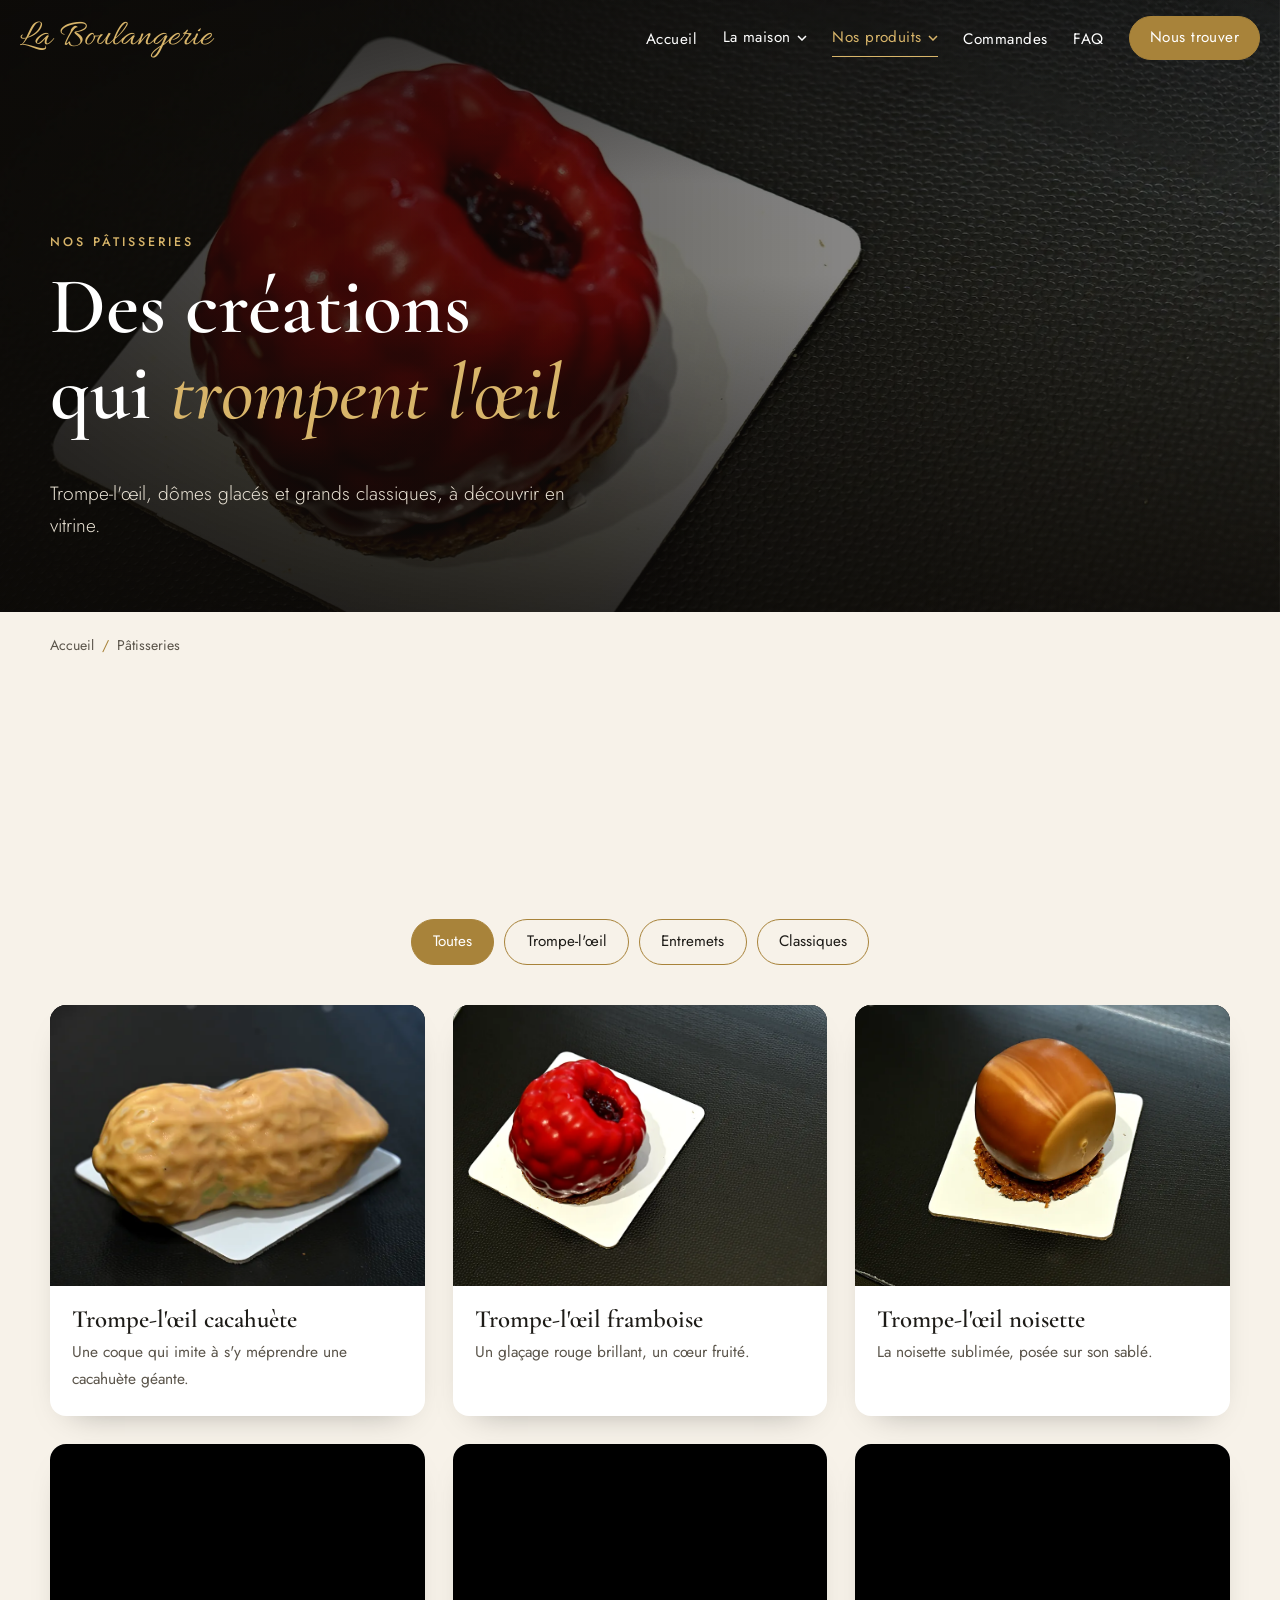
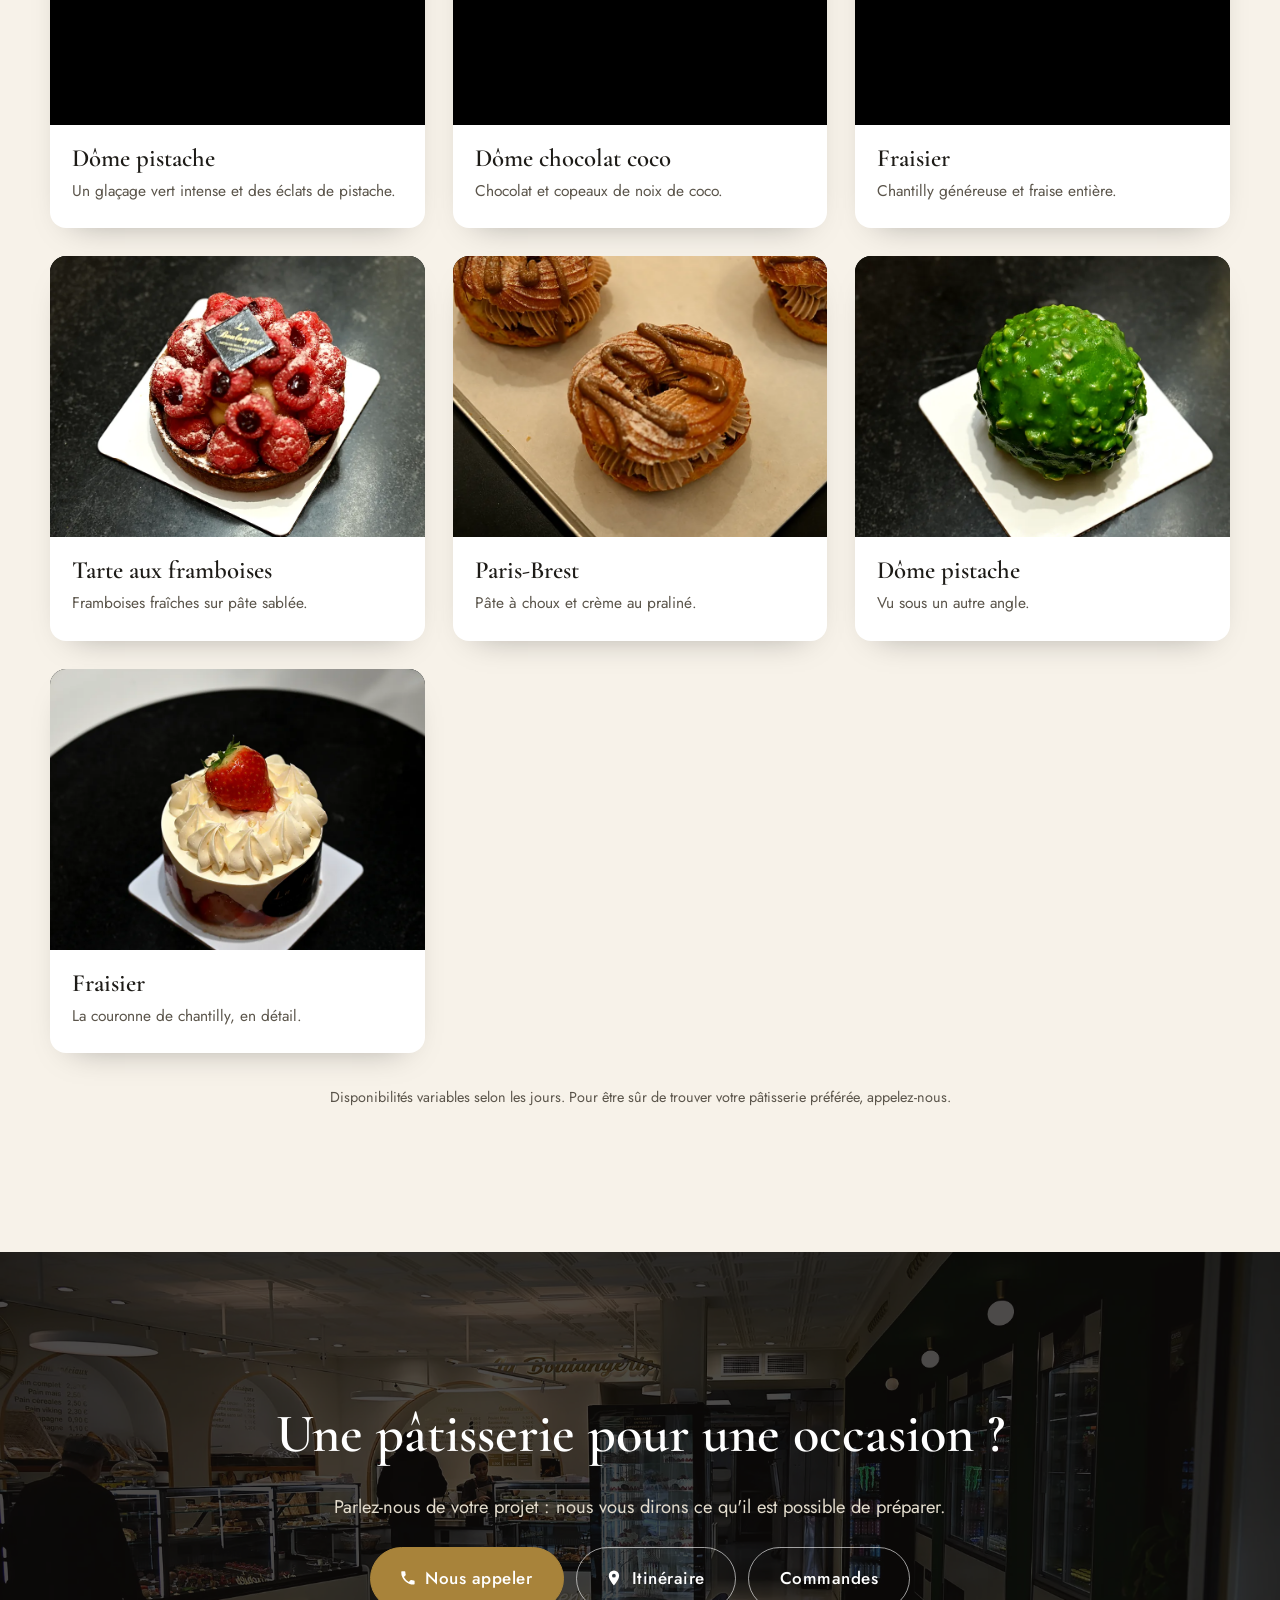
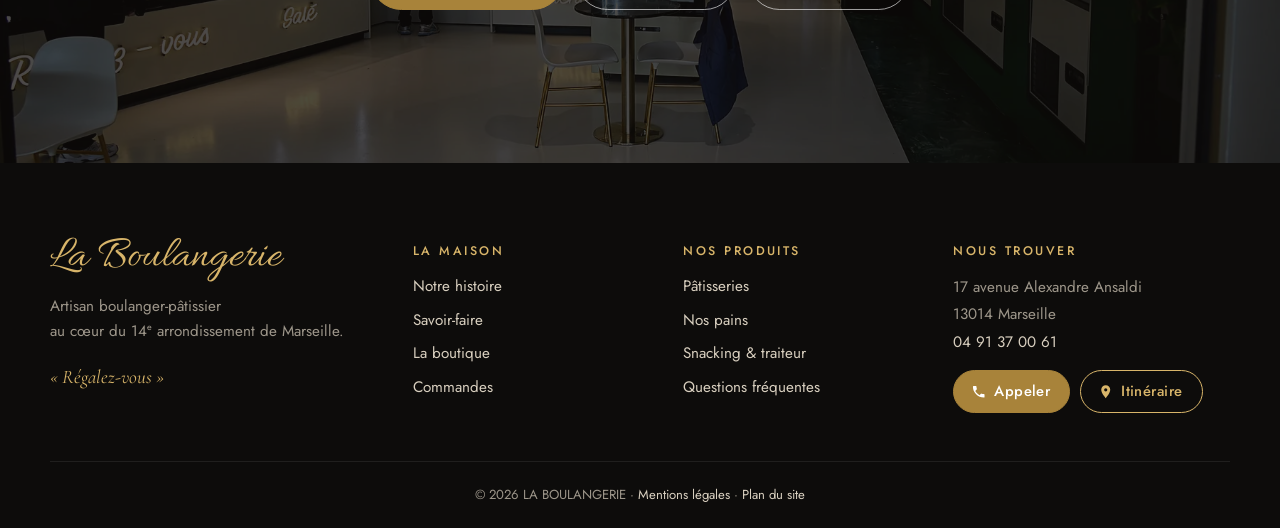
<file: patisseries.html>
<!doctype html>
<html lang="fr">
<head>
<meta charset="utf-8">
<meta name="viewport" content="width=device-width, initial-scale=1, viewport-fit=cover">
<script>document.documentElement.classList.add("js")</script>
<title>Pâtisseries trompe-l&#x27;œil à Marseille | La Boulangerie</title>
<meta name="description" content="Trompe-l&#x27;œil cacahuète, noisette, framboise, dôme pistache, fraisier, Paris-Brest : les pâtisseries artisanales de La Boulangerie, Marseille 14e.">
<meta name="robots" content="index, follow">
<link rel="canonical" href="https://www.laboulangerie-marseille.fr/patisseries.html">
<meta name="theme-color" content="#141311">
<meta name="geo.region" content="FR-13">
<meta name="geo.placename" content="Marseille">
<link rel="icon" href="favicon.svg" type="image/svg+xml">
<link rel="apple-touch-icon" href="images/apple-touch-icon.png">
<link rel="manifest" href="site.webmanifest">
<meta property="og:type" content="website">
<meta property="og:locale" content="fr_FR">
<meta property="og:site_name" content="La Boulangerie">
<meta property="og:title" content="Pâtisseries trompe-l&#x27;œil à Marseille | La Boulangerie">
<meta property="og:description" content="Trompe-l&#x27;œil cacahuète, noisette, framboise, dôme pistache, fraisier, Paris-Brest : les pâtisseries artisanales de La Boulangerie, Marseille 14e.">
<meta property="og:url" content="https://www.laboulangerie-marseille.fr/patisseries.html">
<meta property="og:image" content="https://www.laboulangerie-marseille.fr/images/og/trompe-loeil-framboise.jpg">
<meta property="og:image:width" content="1200">
<meta property="og:image:height" content="630">
<meta name="twitter:card" content="summary_large_image">
<meta name="twitter:title" content="Pâtisseries trompe-l&#x27;œil à Marseille | La Boulangerie">
<meta name="twitter:description" content="Trompe-l&#x27;œil cacahuète, noisette, framboise, dôme pistache, fraisier, Paris-Brest : les pâtisseries artisanales de La Boulangerie, Marseille 14e.">
<meta name="twitter:image" content="https://www.laboulangerie-marseille.fr/images/og/trompe-loeil-framboise.jpg">
<link rel="preconnect" href="https://fonts.googleapis.com">
<link rel="preconnect" href="https://fonts.gstatic.com" crossorigin>
<link href="https://fonts.googleapis.com/css2?family=Allura&family=Cormorant+Garamond:ital,wght@0,500;0,600;0,700;1,500&family=Jost:wght@300;400;500;600&display=swap" rel="stylesheet">
<link rel="preload" as="image" type="image/webp" href="images/trompe-loeil-framboise-lg.webp" imagesrcset="images/trompe-loeil-framboise-sm.webp 900w, images/trompe-loeil-framboise-lg.webp 1800w" imagesizes="100vw">
<link rel="stylesheet" href="css/style.css">
<script type="application/ld+json">{"@context": "https://schema.org", "@type": "Bakery", "@id": "https://www.laboulangerie-marseille.fr/#boulangerie", "name": "La Boulangerie", "url": "https://www.laboulangerie-marseille.fr/", "logo": "https://www.laboulangerie-marseille.fr/favicon.svg", "image": ["https://www.laboulangerie-marseille.fr/images/vitrine-patisseries-comptoir-lg.jpg", "https://www.laboulangerie-marseille.fr/images/interieur-boutique-comptoir-lg.jpg", "https://www.laboulangerie-marseille.fr/images/trompe-loeil-cacahuete-lg.jpg"], "description": "Artisan boulanger-pâtissier à Marseille 14e : pains classiques et spéciaux, pâtisseries trompe-l'œil, sandwichs, formules midi et plats traiteur.", "telephone": "+33491370061", "address": {"@type": "PostalAddress", "streetAddress": "17 avenue Alexandre Ansaldi", "postalCode": "13014", "addressLocality": "Marseille", "addressRegion": "Provence-Alpes-Côte d'Azur", "addressCountry": "FR"}, "areaServed": "Marseille", "servesCuisine": ["Boulangerie", "Pâtisserie", "Sandwichs", "Traiteur"], "priceRange": "€", "currenciesAccepted": "EUR", "hasMap": "https://www.google.com/maps/search/?api=1&query=La+Boulangerie+17+avenue+Alexandre+Ansaldi+13014+Marseille", "foundingDate": "2022-02-03", "legalName": "LA BOULANGERIE", "vatID": "FR88911799120", "taxID": "911799120", "acceptsReservations": false, "menu": "https://www.laboulangerie-marseille.fr/pains.html"}</script>
<script type="application/ld+json">{"@context": "https://schema.org", "@type": "BreadcrumbList", "itemListElement": [{"@type": "ListItem", "position": 1, "name": "Accueil", "item": "https://www.laboulangerie-marseille.fr/"}, {"@type": "ListItem", "position": 2, "name": "Pâtisseries", "item": "https://www.laboulangerie-marseille.fr/patisseries.html"}]}</script>
<script type="application/ld+json">{"@context": "https://schema.org", "@type": "ItemList", "name": "Pâtisseries de La Boulangerie", "itemListElement": [{"@type": "ListItem", "position": 1, "name": "Trompe-l'œil cacahuète", "image": "https://www.laboulangerie-marseille.fr/images/trompe-loeil-cacahuete-lg.jpg"}, {"@type": "ListItem", "position": 2, "name": "Trompe-l'œil framboise", "image": "https://www.laboulangerie-marseille.fr/images/trompe-loeil-framboise-lg.jpg"}, {"@type": "ListItem", "position": 3, "name": "Trompe-l'œil noisette", "image": "https://www.laboulangerie-marseille.fr/images/trompe-loeil-noisette-lg.jpg"}, {"@type": "ListItem", "position": 4, "name": "Dôme pistache", "image": "https://www.laboulangerie-marseille.fr/images/dome-pistache-lg.jpg"}, {"@type": "ListItem", "position": 5, "name": "Dôme chocolat coco", "image": "https://www.laboulangerie-marseille.fr/images/dome-chocolat-coco-lg.jpg"}, {"@type": "ListItem", "position": 6, "name": "Fraisier", "image": "https://www.laboulangerie-marseille.fr/images/fraisier-chantilly-fraise-lg.jpg"}, {"@type": "ListItem", "position": 7, "name": "Tarte aux framboises", "image": "https://www.laboulangerie-marseille.fr/images/tarte-aux-framboises-lg.jpg"}, {"@type": "ListItem", "position": 8, "name": "Paris-Brest", "image": "https://www.laboulangerie-marseille.fr/images/paris-brest-praline-lg.jpg"}]}</script>
</head>
<body class="">
<a class="skip" href="#contenu">Aller au contenu</a>
<div class="progress" aria-hidden="true"></div>
<div class="curtain" aria-hidden="true"><span class="curtain__logo">La Boulangerie</span></div>
<header class="nav" id="nav">
  <div class="nav__inner">
    <a href="index.html" class="brand" aria-label="La Boulangerie, retour à l'accueil">La Boulangerie</a>
    <button class="nav__toggle" aria-expanded="false" aria-controls="menu" aria-label="Ouvrir le menu"><span></span><span></span><span></span></button>
    <nav id="menu" class="nav__menu" aria-label="Navigation principale"><ul><li><a href="index.html">Accueil</a></li><li class="has-sub"><button class="sub-toggle" aria-expanded="false">La maison<svg viewBox="0 0 10 6" aria-hidden="true"><path d="M1 1l4 4 4-4" fill="none" stroke="currentColor" stroke-width="1.5"/></svg></button><ul class="sub"><li><a href="histoire.html">Notre histoire</a></li><li><a href="savoir-faire.html">Savoir-faire</a></li><li><a href="boutique.html">La boutique</a></li></ul></li><li class="has-sub is-active"><button class="sub-toggle" aria-expanded="false">Nos produits<svg viewBox="0 0 10 6" aria-hidden="true"><path d="M1 1l4 4 4-4" fill="none" stroke="currentColor" stroke-width="1.5"/></svg></button><ul class="sub"><li><a href="patisseries.html" aria-current="page">Pâtisseries</a></li><li><a href="pains.html">Nos pains</a></li><li><a href="snacking-traiteur.html">Snacking & traiteur</a></li></ul></li><li><a href="commandes.html">Commandes</a></li><li><a href="faq.html">FAQ</a></li><li><a href="contact.html" class="btn btn--small">Nous trouver</a></li></ul></nav>
  </div>
</header>
<main id="contenu">

<section class="page-hero" style="--pos:70% 45%">
  <div class="page-hero__bg" data-parallax="0.25"><picture><source type="image/webp" srcset="images/trompe-loeil-framboise-sm.webp 900w, images/trompe-loeil-framboise-lg.webp 1800w" sizes="100vw"><img src="images/trompe-loeil-framboise-sm.jpg" srcset="images/trompe-loeil-framboise-sm.jpg 900w, images/trompe-loeil-framboise-lg.jpg 1800w" sizes="100vw" alt="Pâtisserie trompe-l&#x27;œil en forme de framboise, glaçage rouge brillant" width="900" height="742" decoding="async" fetchpriority="high"></picture></div>
  <div class="container page-hero__content">
    <p class="eyebrow">Nos pâtisseries</p>
    <h1 class="split">Des créations qui <em>trompent l'œil</em></h1>
    <p class="page-hero__lead">Trompe-l'œil, dômes glacés et grands classiques, à découvrir en vitrine.</p>
  </div>
</section>
<nav class="breadcrumb container" aria-label="Fil d'Ariane"><ol><li><a href="index.html">Accueil</a></li><li aria-current="page">Pâtisseries</li></ol></nav>
<section class="section">
  <div class="container">
    <header class="section__head reveal">
      <p class="lead">Chaque jour, la vitrine se compose de créations maison. Voici quelques-unes de nos pâtisseries : la sélection évolue au fil des saisons et des envies du chef.</p>
    </header>
    <div class="filters reveal" role="group" aria-label="Filtrer les pâtisseries"><button class="filter is-active" data-filter="all" aria-pressed="true">Toutes</button><button class="filter" data-filter="trompe" aria-pressed="false">Trompe-l'œil</button><button class="filter" data-filter="entremets" aria-pressed="false">Entremets</button><button class="filter" data-filter="classiques" aria-pressed="false">Classiques</button></div>
    <div class="pgrid"><figure class="pcard reveal" data-cat="trompe" style="--d:0ms"><button class="card__btn" data-full="images/trompe-loeil-cacahuete-lg.jpg" data-caption="Trompe-l&#x27;œil cacahuète" aria-label="Agrandir : Trompe-l&#x27;œil cacahuète"><picture><source type="image/webp" srcset="images/trompe-loeil-cacahuete-sm.webp 900w, images/trompe-loeil-cacahuete-lg.webp 1800w" sizes="(min-width: 900px) 33vw, (min-width: 520px) 50vw, 100vw"><img src="images/trompe-loeil-cacahuete-sm.jpg" srcset="images/trompe-loeil-cacahuete-sm.jpg 900w, images/trompe-loeil-cacahuete-lg.jpg 1800w" sizes="(min-width: 900px) 33vw, (min-width: 520px) 50vw, 100vw" alt="Pâtisserie trompe-l&#x27;œil en forme de cacahuète géante" width="900" height="600" loading="lazy" decoding="async"></picture></button><figcaption><h3>Trompe-l'œil cacahuète</h3><p>Une coque qui imite à s'y méprendre une cacahuète géante.</p></figcaption></figure><figure class="pcard reveal" data-cat="trompe" style="--d:100ms"><button class="card__btn" data-full="images/trompe-loeil-framboise-lg.jpg" data-caption="Trompe-l&#x27;œil framboise" aria-label="Agrandir : Trompe-l&#x27;œil framboise"><picture><source type="image/webp" srcset="images/trompe-loeil-framboise-sm.webp 900w, images/trompe-loeil-framboise-lg.webp 1800w" sizes="(min-width: 900px) 33vw, (min-width: 520px) 50vw, 100vw"><img src="images/trompe-loeil-framboise-sm.jpg" srcset="images/trompe-loeil-framboise-sm.jpg 900w, images/trompe-loeil-framboise-lg.jpg 1800w" sizes="(min-width: 900px) 33vw, (min-width: 520px) 50vw, 100vw" alt="Pâtisserie trompe-l&#x27;œil en forme de framboise, glaçage rouge brillant" width="900" height="742" loading="lazy" decoding="async"></picture></button><figcaption><h3>Trompe-l'œil framboise</h3><p>Un glaçage rouge brillant, un cœur fruité.</p></figcaption></figure><figure class="pcard reveal" data-cat="trompe" style="--d:200ms"><button class="card__btn" data-full="images/trompe-loeil-noisette-lg.jpg" data-caption="Trompe-l&#x27;œil noisette" aria-label="Agrandir : Trompe-l&#x27;œil noisette"><picture><source type="image/webp" srcset="images/trompe-loeil-noisette-sm.webp 900w, images/trompe-loeil-noisette-lg.webp 1800w" sizes="(min-width: 900px) 33vw, (min-width: 520px) 50vw, 100vw"><img src="images/trompe-loeil-noisette-sm.jpg" srcset="images/trompe-loeil-noisette-sm.jpg 900w, images/trompe-loeil-noisette-lg.jpg 1800w" sizes="(min-width: 900px) 33vw, (min-width: 520px) 50vw, 100vw" alt="Pâtisserie trompe-l&#x27;œil en forme de noisette sur un sablé" width="900" height="695" loading="lazy" decoding="async"></picture></button><figcaption><h3>Trompe-l'œil noisette</h3><p>La noisette sublimée, posée sur son sablé.</p></figcaption></figure><figure class="pcard reveal" data-cat="entremets" style="--d:0ms"><button class="card__btn" data-full="images/dome-pistache-lg.jpg" data-caption="Dôme pistache" aria-label="Agrandir : Dôme pistache"><picture><source type="image/webp" srcset="images/dome-pistache-sm.webp 900w, images/dome-pistache-lg.webp 1800w" sizes="(min-width: 900px) 33vw, (min-width: 520px) 50vw, 100vw"><img src="images/dome-pistache-sm.jpg" srcset="images/dome-pistache-sm.jpg 900w, images/dome-pistache-lg.jpg 1800w" sizes="(min-width: 900px) 33vw, (min-width: 520px) 50vw, 100vw" alt="Dôme vert recouvert d&#x27;éclats de pistache" width="900" height="733" loading="lazy" decoding="async"></picture></button><figcaption><h3>Dôme pistache</h3><p>Un glaçage vert intense et des éclats de pistache.</p></figcaption></figure><figure class="pcard reveal" data-cat="entremets" style="--d:100ms"><button class="card__btn" data-full="images/dome-chocolat-coco-lg.jpg" data-caption="Dôme chocolat coco" aria-label="Agrandir : Dôme chocolat coco"><picture><source type="image/webp" srcset="images/dome-chocolat-coco-sm.webp 900w, images/dome-chocolat-coco-lg.webp 1800w" sizes="(min-width: 900px) 33vw, (min-width: 520px) 50vw, 100vw"><img src="images/dome-chocolat-coco-sm.jpg" srcset="images/dome-chocolat-coco-sm.jpg 900w, images/dome-chocolat-coco-lg.jpg 1800w" sizes="(min-width: 900px) 33vw, (min-width: 520px) 50vw, 100vw" alt="Dôme au chocolat surmonté de copeaux de noix de coco" width="900" height="733" loading="lazy" decoding="async"></picture></button><figcaption><h3>Dôme chocolat coco</h3><p>Chocolat et copeaux de noix de coco.</p></figcaption></figure><figure class="pcard reveal" data-cat="classiques" style="--d:200ms"><button class="card__btn" data-full="images/fraisier-chantilly-fraise-lg.jpg" data-caption="Fraisier" aria-label="Agrandir : Fraisier"><picture><source type="image/webp" srcset="images/fraisier-chantilly-fraise-sm.webp 900w, images/fraisier-chantilly-fraise-lg.webp 1800w" sizes="(min-width: 900px) 33vw, (min-width: 520px) 50vw, 100vw"><img src="images/fraisier-chantilly-fraise-sm.jpg" srcset="images/fraisier-chantilly-fraise-sm.jpg 900w, images/fraisier-chantilly-fraise-lg.jpg 1800w" sizes="(min-width: 900px) 33vw, (min-width: 520px) 50vw, 100vw" alt="Fraisier individuel couronné de chantilly et d&#x27;une fraise entière" width="900" height="726" loading="lazy" decoding="async"></picture></button><figcaption><h3>Fraisier</h3><p>Chantilly généreuse et fraise entière.</p></figcaption></figure><figure class="pcard reveal" data-cat="classiques" style="--d:0ms"><button class="card__btn" data-full="images/tarte-aux-framboises-lg.jpg" data-caption="Tarte aux framboises" aria-label="Agrandir : Tarte aux framboises"><picture><source type="image/webp" srcset="images/tarte-aux-framboises-sm.webp 900w, images/tarte-aux-framboises-lg.webp 1800w" sizes="(min-width: 900px) 33vw, (min-width: 520px) 50vw, 100vw"><img src="images/tarte-aux-framboises-sm.jpg" srcset="images/tarte-aux-framboises-sm.jpg 900w, images/tarte-aux-framboises-lg.jpg 1800w" sizes="(min-width: 900px) 33vw, (min-width: 520px) 50vw, 100vw" alt="Tartelette garnie de framboises fraîches et de sucre glace" width="900" height="675" loading="lazy" decoding="async"></picture></button><figcaption><h3>Tarte aux framboises</h3><p>Framboises fraîches sur pâte sablée.</p></figcaption></figure><figure class="pcard reveal" data-cat="classiques" style="--d:100ms"><button class="card__btn" data-full="images/paris-brest-praline-lg.jpg" data-caption="Paris-Brest" aria-label="Agrandir : Paris-Brest"><picture><source type="image/webp" srcset="images/paris-brest-praline-sm.webp 900w, images/paris-brest-praline-lg.webp 1800w" sizes="(min-width: 900px) 33vw, (min-width: 520px) 50vw, 100vw"><img src="images/paris-brest-praline-sm.jpg" srcset="images/paris-brest-praline-sm.jpg 900w, images/paris-brest-praline-lg.jpg 1800w" sizes="(min-width: 900px) 33vw, (min-width: 520px) 50vw, 100vw" alt="Paris-Brest à la crème pralinée et sucre glace" width="900" height="600" loading="lazy" decoding="async"></picture></button><figcaption><h3>Paris-Brest</h3><p>Pâte à choux et crème au praliné.</p></figcaption></figure><figure class="pcard reveal" data-cat="entremets" style="--d:200ms"><button class="card__btn" data-full="images/dome-pistache-2-lg.jpg" data-caption="Dôme pistache" aria-label="Agrandir : Dôme pistache"><picture><source type="image/webp" srcset="images/dome-pistache-2-sm.webp 900w, images/dome-pistache-2-lg.webp 1800w" sizes="(min-width: 900px) 33vw, (min-width: 520px) 50vw, 100vw"><img src="images/dome-pistache-2-sm.jpg" srcset="images/dome-pistache-2-sm.jpg 900w, images/dome-pistache-2-lg.jpg 1800w" sizes="(min-width: 900px) 33vw, (min-width: 520px) 50vw, 100vw" alt="Dôme pistache vu de côté sur son carton doré" width="900" height="726" loading="lazy" decoding="async"></picture></button><figcaption><h3>Dôme pistache</h3><p>Vu sous un autre angle.</p></figcaption></figure><figure class="pcard reveal" data-cat="classiques" style="--d:0ms"><button class="card__btn" data-full="images/fraisier-chantilly-fraise-2-lg.jpg" data-caption="Fraisier" aria-label="Agrandir : Fraisier"><picture><source type="image/webp" srcset="images/fraisier-chantilly-fraise-2-sm.webp 900w, images/fraisier-chantilly-fraise-2-lg.webp 1800w" sizes="(min-width: 900px) 33vw, (min-width: 520px) 50vw, 100vw"><img src="images/fraisier-chantilly-fraise-2-sm.jpg" srcset="images/fraisier-chantilly-fraise-2-sm.jpg 900w, images/fraisier-chantilly-fraise-2-lg.jpg 1800w" sizes="(min-width: 900px) 33vw, (min-width: 520px) 50vw, 100vw" alt="Fraisier à la chantilly vu de face" width="900" height="726" loading="lazy" decoding="async"></picture></button><figcaption><h3>Fraisier</h3><p>La couronne de chantilly, en détail.</p></figcaption></figure></div>
    <p class="note">Disponibilités variables selon les jours. Pour être sûr de trouver votre pâtisserie préférée, appelez-nous.</p>
  </div>
</section>

<section class="cta-band">
  <div class="cta-band__bg" data-parallax="0.15"><picture><source type="image/webp" srcset="images/interieur-boutique-comptoir-2-sm.webp 900w, images/interieur-boutique-comptoir-2-lg.webp 1800w" sizes="100vw"><img src="images/interieur-boutique-comptoir-2-sm.jpg" srcset="images/interieur-boutique-comptoir-2-sm.jpg 900w, images/interieur-boutique-comptoir-2-lg.jpg 1800w" sizes="100vw" alt="" width="900" height="600" loading="lazy" decoding="async"></picture></div>
  <div class="container cta-band__inner reveal">
    <h2>Une pâtisserie pour une occasion ?</h2>
    <p>Parlez-nous de votre projet : nous vous dirons ce qu'il est possible de préparer.</p>
    <div class="btn-row"><a class="btn magnetic" href="tel:+33491370061"><svg class="ico" viewBox="0 0 24 24" aria-hidden="true"><path d="M6.6 10.8a15.2 15.2 0 0 0 6.6 6.6l2.2-2.2a1 1 0 0 1 1-.25 11.4 11.4 0 0 0 3.6.57 1 1 0 0 1 1 1V20a1 1 0 0 1-1 1A17 17 0 0 1 3 4a1 1 0 0 1 1-1h3.5a1 1 0 0 1 1 1c0 1.25.2 2.45.57 3.57a1 1 0 0 1-.25 1z" fill="currentColor"/></svg>Nous appeler</a><a class="btn btn--ghost magnetic" href="https://www.google.com/maps/dir/?api=1&destination=17+avenue+Alexandre+Ansaldi+13014+Marseille" target="_blank" rel="noopener"><svg class="ico" viewBox="0 0 24 24" aria-hidden="true"><path d="M12 2a7 7 0 0 0-7 7c0 5.25 7 13 7 13s7-7.75 7-13a7 7 0 0 0-7-7zm0 9.5A2.5 2.5 0 1 1 12 6.5a2.5 2.5 0 0 1 0 5z" fill="currentColor"/></svg>Itinéraire</a><a class="btn btn--ghost magnetic" href="commandes.html">Commandes</a></div>
  </div>
</section>
</main>

<footer class="footer">
  <div class="container footer__grid">
    <div>
      <p class="brand">La Boulangerie</p>
      <p>Artisan boulanger-pâtissier<br>au cœur du 14<sup>e</sup> arrondissement de Marseille.</p>
      <p class="footer__motto">« Régalez-vous »</p>
    </div>
    <div>
      <h2 class="footer__title">La maison</h2>
      <ul><li><a href="histoire.html">Notre histoire</a></li><li><a href="savoir-faire.html">Savoir-faire</a></li><li><a href="boutique.html">La boutique</a></li><li><a href="commandes.html">Commandes</a></li></ul>
    </div>
    <div>
      <h2 class="footer__title">Nos produits</h2>
      <ul><li><a href="patisseries.html">Pâtisseries</a></li><li><a href="pains.html">Nos pains</a></li><li><a href="snacking-traiteur.html">Snacking &amp; traiteur</a></li><li><a href="faq.html">Questions fréquentes</a></li></ul>
    </div>
    <div>
      <h2 class="footer__title">Nous trouver</h2>
      <address>17 avenue Alexandre Ansaldi<br>13014 Marseille<br><a href="tel:+33491370061">04 91 37 00 61</a></address>
      <div class="footer__btns"><a class="btn btn--small" href="tel:+33491370061"><svg class="ico" viewBox="0 0 24 24" aria-hidden="true"><path d="M6.6 10.8a15.2 15.2 0 0 0 6.6 6.6l2.2-2.2a1 1 0 0 1 1-.25 11.4 11.4 0 0 0 3.6.57 1 1 0 0 1 1 1V20a1 1 0 0 1-1 1A17 17 0 0 1 3 4a1 1 0 0 1 1-1h3.5a1 1 0 0 1 1 1c0 1.25.2 2.45.57 3.57a1 1 0 0 1-.25 1z" fill="currentColor"/></svg>Appeler</a><a class="btn btn--small btn--outline-light" href="https://www.google.com/maps/dir/?api=1&destination=17+avenue+Alexandre+Ansaldi+13014+Marseille" target="_blank" rel="noopener"><svg class="ico" viewBox="0 0 24 24" aria-hidden="true"><path d="M12 2a7 7 0 0 0-7 7c0 5.25 7 13 7 13s7-7.75 7-13a7 7 0 0 0-7-7zm0 9.5A2.5 2.5 0 1 1 12 6.5a2.5 2.5 0 0 1 0 5z" fill="currentColor"/></svg>Itinéraire</a></div>
    </div>
  </div>
  <div class="container footer__bottom">
    <p>© <span data-year>2026</span> LA BOULANGERIE · <a href="mentions-legales.html">Mentions légales</a> · <a href="plan-du-site.html">Plan du site</a></p>
  </div>
</footer>
<a href="#contenu" class="to-top" aria-label="Revenir en haut de la page"><svg viewBox="0 0 24 24" aria-hidden="true"><path d="M6 15l6-6 6 6" fill="none" stroke="currentColor" stroke-width="2"/></svg></a>
<dialog class="lightbox" id="lightbox" aria-label="Visionneuse photo">
  <button class="lightbox__close" aria-label="Fermer">×</button>
  <button class="lightbox__nav lightbox__prev" aria-label="Photo précédente">‹</button>
  <figure><img alt=""><figcaption class="lightbox__caption"></figcaption></figure>
  <button class="lightbox__nav lightbox__next" aria-label="Photo suivante">›</button>
</dialog>
<script src="js/main.js" defer></script>
</body>
</html>
</file>
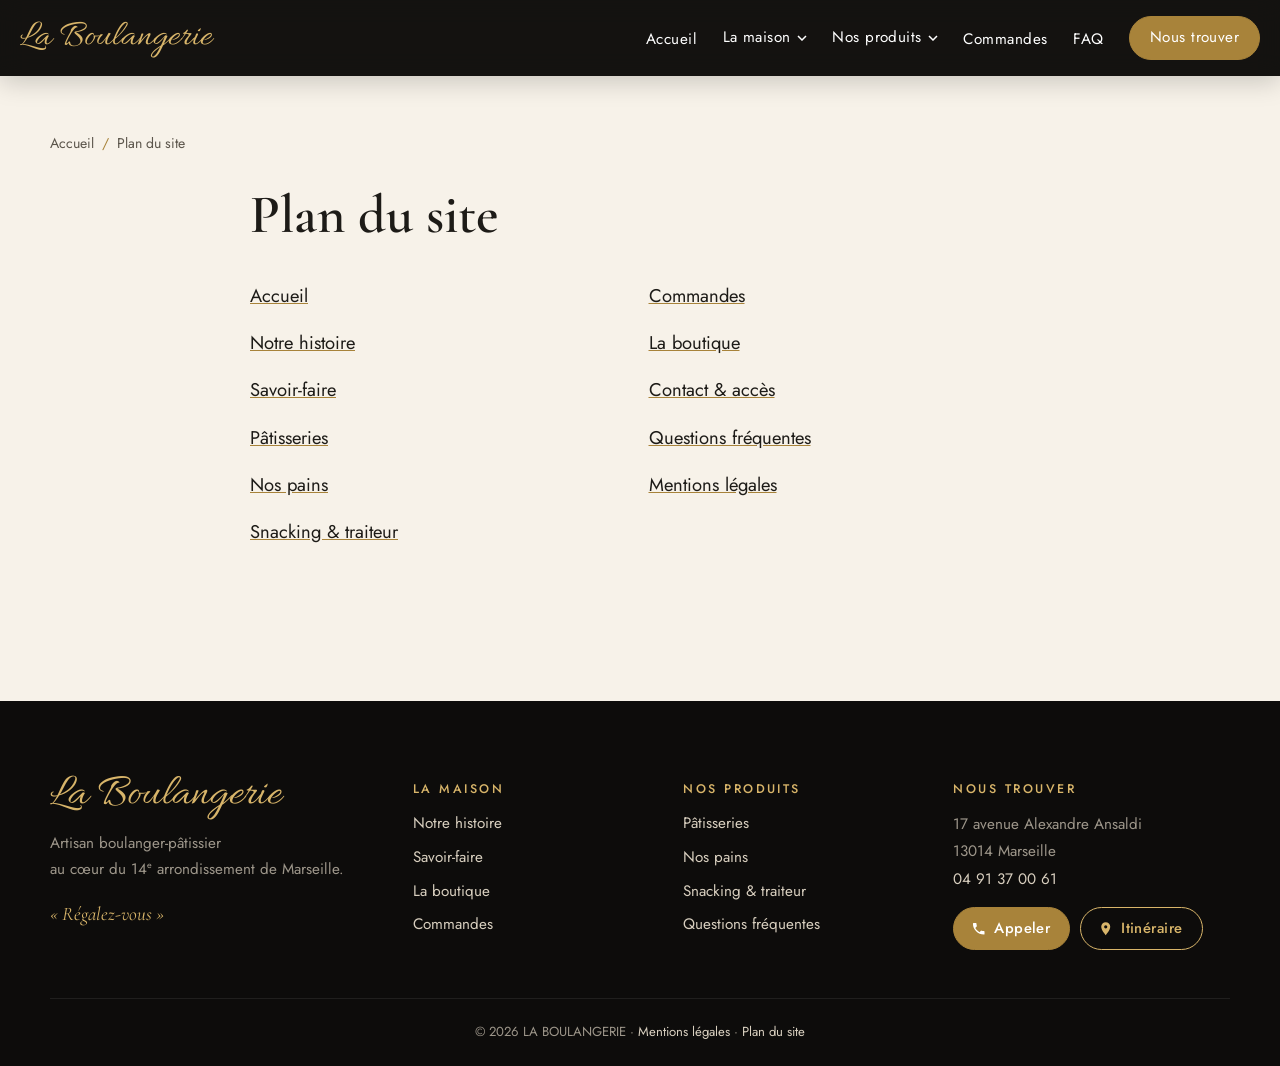
<file: plan-du-site.html>
<!doctype html>
<html lang="fr">
<head>
<meta charset="utf-8">
<meta name="viewport" content="width=device-width, initial-scale=1, viewport-fit=cover">
<script>document.documentElement.classList.add("js")</script>
<title>Plan du site | La Boulangerie Marseille 14e</title>
<meta name="description" content="Toutes les pages du site de La Boulangerie, boulangerie-pâtisserie artisanale à Marseille 14e.">
<meta name="robots" content="index, follow">
<link rel="canonical" href="https://www.laboulangerie-marseille.fr/plan-du-site.html">
<meta name="theme-color" content="#141311">
<meta name="geo.region" content="FR-13">
<meta name="geo.placename" content="Marseille">
<link rel="icon" href="favicon.svg" type="image/svg+xml">
<link rel="apple-touch-icon" href="images/apple-touch-icon.png">
<link rel="manifest" href="site.webmanifest">
<meta property="og:type" content="website">
<meta property="og:locale" content="fr_FR">
<meta property="og:site_name" content="La Boulangerie">
<meta property="og:title" content="Plan du site | La Boulangerie Marseille 14e">
<meta property="og:description" content="Toutes les pages du site de La Boulangerie, boulangerie-pâtisserie artisanale à Marseille 14e.">
<meta property="og:url" content="https://www.laboulangerie-marseille.fr/plan-du-site.html">
<meta property="og:image" content="https://www.laboulangerie-marseille.fr/images/og/vitrine-patisseries-comptoir.jpg">
<meta property="og:image:width" content="1200">
<meta property="og:image:height" content="630">
<meta name="twitter:card" content="summary_large_image">
<meta name="twitter:title" content="Plan du site | La Boulangerie Marseille 14e">
<meta name="twitter:description" content="Toutes les pages du site de La Boulangerie, boulangerie-pâtisserie artisanale à Marseille 14e.">
<meta name="twitter:image" content="https://www.laboulangerie-marseille.fr/images/og/vitrine-patisseries-comptoir.jpg">
<link rel="preconnect" href="https://fonts.googleapis.com">
<link rel="preconnect" href="https://fonts.gstatic.com" crossorigin>
<link href="https://fonts.googleapis.com/css2?family=Allura&family=Cormorant+Garamond:ital,wght@0,500;0,600;0,700;1,500&family=Jost:wght@300;400;500;600&display=swap" rel="stylesheet">

<link rel="stylesheet" href="css/style.css">
<script type="application/ld+json">{"@context": "https://schema.org", "@type": "Bakery", "@id": "https://www.laboulangerie-marseille.fr/#boulangerie", "name": "La Boulangerie", "url": "https://www.laboulangerie-marseille.fr/", "logo": "https://www.laboulangerie-marseille.fr/favicon.svg", "image": ["https://www.laboulangerie-marseille.fr/images/vitrine-patisseries-comptoir-lg.jpg", "https://www.laboulangerie-marseille.fr/images/interieur-boutique-comptoir-lg.jpg", "https://www.laboulangerie-marseille.fr/images/trompe-loeil-cacahuete-lg.jpg"], "description": "Artisan boulanger-pâtissier à Marseille 14e : pains classiques et spéciaux, pâtisseries trompe-l'œil, sandwichs, formules midi et plats traiteur.", "telephone": "+33491370061", "address": {"@type": "PostalAddress", "streetAddress": "17 avenue Alexandre Ansaldi", "postalCode": "13014", "addressLocality": "Marseille", "addressRegion": "Provence-Alpes-Côte d'Azur", "addressCountry": "FR"}, "areaServed": "Marseille", "servesCuisine": ["Boulangerie", "Pâtisserie", "Sandwichs", "Traiteur"], "priceRange": "€", "currenciesAccepted": "EUR", "hasMap": "https://www.google.com/maps/search/?api=1&query=La+Boulangerie+17+avenue+Alexandre+Ansaldi+13014+Marseille", "foundingDate": "2022-02-03", "legalName": "LA BOULANGERIE", "vatID": "FR88911799120", "taxID": "911799120", "acceptsReservations": false, "menu": "https://www.laboulangerie-marseille.fr/pains.html"}</script>
<script type="application/ld+json">{"@context": "https://schema.org", "@type": "BreadcrumbList", "itemListElement": [{"@type": "ListItem", "position": 1, "name": "Accueil", "item": "https://www.laboulangerie-marseille.fr/"}, {"@type": "ListItem", "position": 2, "name": "Plan du site", "item": "https://www.laboulangerie-marseille.fr/plan-du-site.html"}]}</script>
</head>
<body class="page-plain">
<a class="skip" href="#contenu">Aller au contenu</a>
<div class="progress" aria-hidden="true"></div>
<div class="curtain" aria-hidden="true"><span class="curtain__logo">La Boulangerie</span></div>
<header class="nav" id="nav">
  <div class="nav__inner">
    <a href="index.html" class="brand" aria-label="La Boulangerie, retour à l'accueil">La Boulangerie</a>
    <button class="nav__toggle" aria-expanded="false" aria-controls="menu" aria-label="Ouvrir le menu"><span></span><span></span><span></span></button>
    <nav id="menu" class="nav__menu" aria-label="Navigation principale"><ul><li><a href="index.html">Accueil</a></li><li class="has-sub"><button class="sub-toggle" aria-expanded="false">La maison<svg viewBox="0 0 10 6" aria-hidden="true"><path d="M1 1l4 4 4-4" fill="none" stroke="currentColor" stroke-width="1.5"/></svg></button><ul class="sub"><li><a href="histoire.html">Notre histoire</a></li><li><a href="savoir-faire.html">Savoir-faire</a></li><li><a href="boutique.html">La boutique</a></li></ul></li><li class="has-sub"><button class="sub-toggle" aria-expanded="false">Nos produits<svg viewBox="0 0 10 6" aria-hidden="true"><path d="M1 1l4 4 4-4" fill="none" stroke="currentColor" stroke-width="1.5"/></svg></button><ul class="sub"><li><a href="patisseries.html">Pâtisseries</a></li><li><a href="pains.html">Nos pains</a></li><li><a href="snacking-traiteur.html">Snacking & traiteur</a></li></ul></li><li><a href="commandes.html">Commandes</a></li><li><a href="faq.html">FAQ</a></li><li><a href="contact.html" class="btn btn--small">Nous trouver</a></li></ul></nav>
  </div>
</header>
<main id="contenu">

<section class="section legal-main">
  <nav class="breadcrumb container" aria-label="Fil d'Ariane"><ol><li><a href="index.html">Accueil</a></li><li aria-current="page">Plan du site</li></ol></nav>
  <div class="container narrow">
    <h1>Plan du site</h1>
    <ul class="sitemap-list"><li><a href="index.html">Accueil</a></li><li><a href="histoire.html">Notre histoire</a></li><li><a href="savoir-faire.html">Savoir-faire</a></li><li><a href="patisseries.html">Pâtisseries</a></li><li><a href="pains.html">Nos pains</a></li><li><a href="snacking-traiteur.html">Snacking & traiteur</a></li><li><a href="commandes.html">Commandes</a></li><li><a href="boutique.html">La boutique</a></li><li><a href="contact.html">Contact & accès</a></li><li><a href="faq.html">Questions fréquentes</a></li><li><a href="mentions-legales.html">Mentions légales</a></li></ul>
  </div>
</section>
</main>

<footer class="footer">
  <div class="container footer__grid">
    <div>
      <p class="brand">La Boulangerie</p>
      <p>Artisan boulanger-pâtissier<br>au cœur du 14<sup>e</sup> arrondissement de Marseille.</p>
      <p class="footer__motto">« Régalez-vous »</p>
    </div>
    <div>
      <h2 class="footer__title">La maison</h2>
      <ul><li><a href="histoire.html">Notre histoire</a></li><li><a href="savoir-faire.html">Savoir-faire</a></li><li><a href="boutique.html">La boutique</a></li><li><a href="commandes.html">Commandes</a></li></ul>
    </div>
    <div>
      <h2 class="footer__title">Nos produits</h2>
      <ul><li><a href="patisseries.html">Pâtisseries</a></li><li><a href="pains.html">Nos pains</a></li><li><a href="snacking-traiteur.html">Snacking &amp; traiteur</a></li><li><a href="faq.html">Questions fréquentes</a></li></ul>
    </div>
    <div>
      <h2 class="footer__title">Nous trouver</h2>
      <address>17 avenue Alexandre Ansaldi<br>13014 Marseille<br><a href="tel:+33491370061">04 91 37 00 61</a></address>
      <div class="footer__btns"><a class="btn btn--small" href="tel:+33491370061"><svg class="ico" viewBox="0 0 24 24" aria-hidden="true"><path d="M6.6 10.8a15.2 15.2 0 0 0 6.6 6.6l2.2-2.2a1 1 0 0 1 1-.25 11.4 11.4 0 0 0 3.6.57 1 1 0 0 1 1 1V20a1 1 0 0 1-1 1A17 17 0 0 1 3 4a1 1 0 0 1 1-1h3.5a1 1 0 0 1 1 1c0 1.25.2 2.45.57 3.57a1 1 0 0 1-.25 1z" fill="currentColor"/></svg>Appeler</a><a class="btn btn--small btn--outline-light" href="https://www.google.com/maps/dir/?api=1&destination=17+avenue+Alexandre+Ansaldi+13014+Marseille" target="_blank" rel="noopener"><svg class="ico" viewBox="0 0 24 24" aria-hidden="true"><path d="M12 2a7 7 0 0 0-7 7c0 5.25 7 13 7 13s7-7.75 7-13a7 7 0 0 0-7-7zm0 9.5A2.5 2.5 0 1 1 12 6.5a2.5 2.5 0 0 1 0 5z" fill="currentColor"/></svg>Itinéraire</a></div>
    </div>
  </div>
  <div class="container footer__bottom">
    <p>© <span data-year>2026</span> LA BOULANGERIE · <a href="mentions-legales.html">Mentions légales</a> · <a href="plan-du-site.html">Plan du site</a></p>
  </div>
</footer>
<a href="#contenu" class="to-top" aria-label="Revenir en haut de la page"><svg viewBox="0 0 24 24" aria-hidden="true"><path d="M6 15l6-6 6 6" fill="none" stroke="currentColor" stroke-width="2"/></svg></a>
<dialog class="lightbox" id="lightbox" aria-label="Visionneuse photo">
  <button class="lightbox__close" aria-label="Fermer">×</button>
  <button class="lightbox__nav lightbox__prev" aria-label="Photo précédente">‹</button>
  <figure><img alt=""><figcaption class="lightbox__caption"></figcaption></figure>
  <button class="lightbox__nav lightbox__next" aria-label="Photo suivante">›</button>
</dialog>
<script src="js/main.js" defer></script>
</body>
</html>
</file>
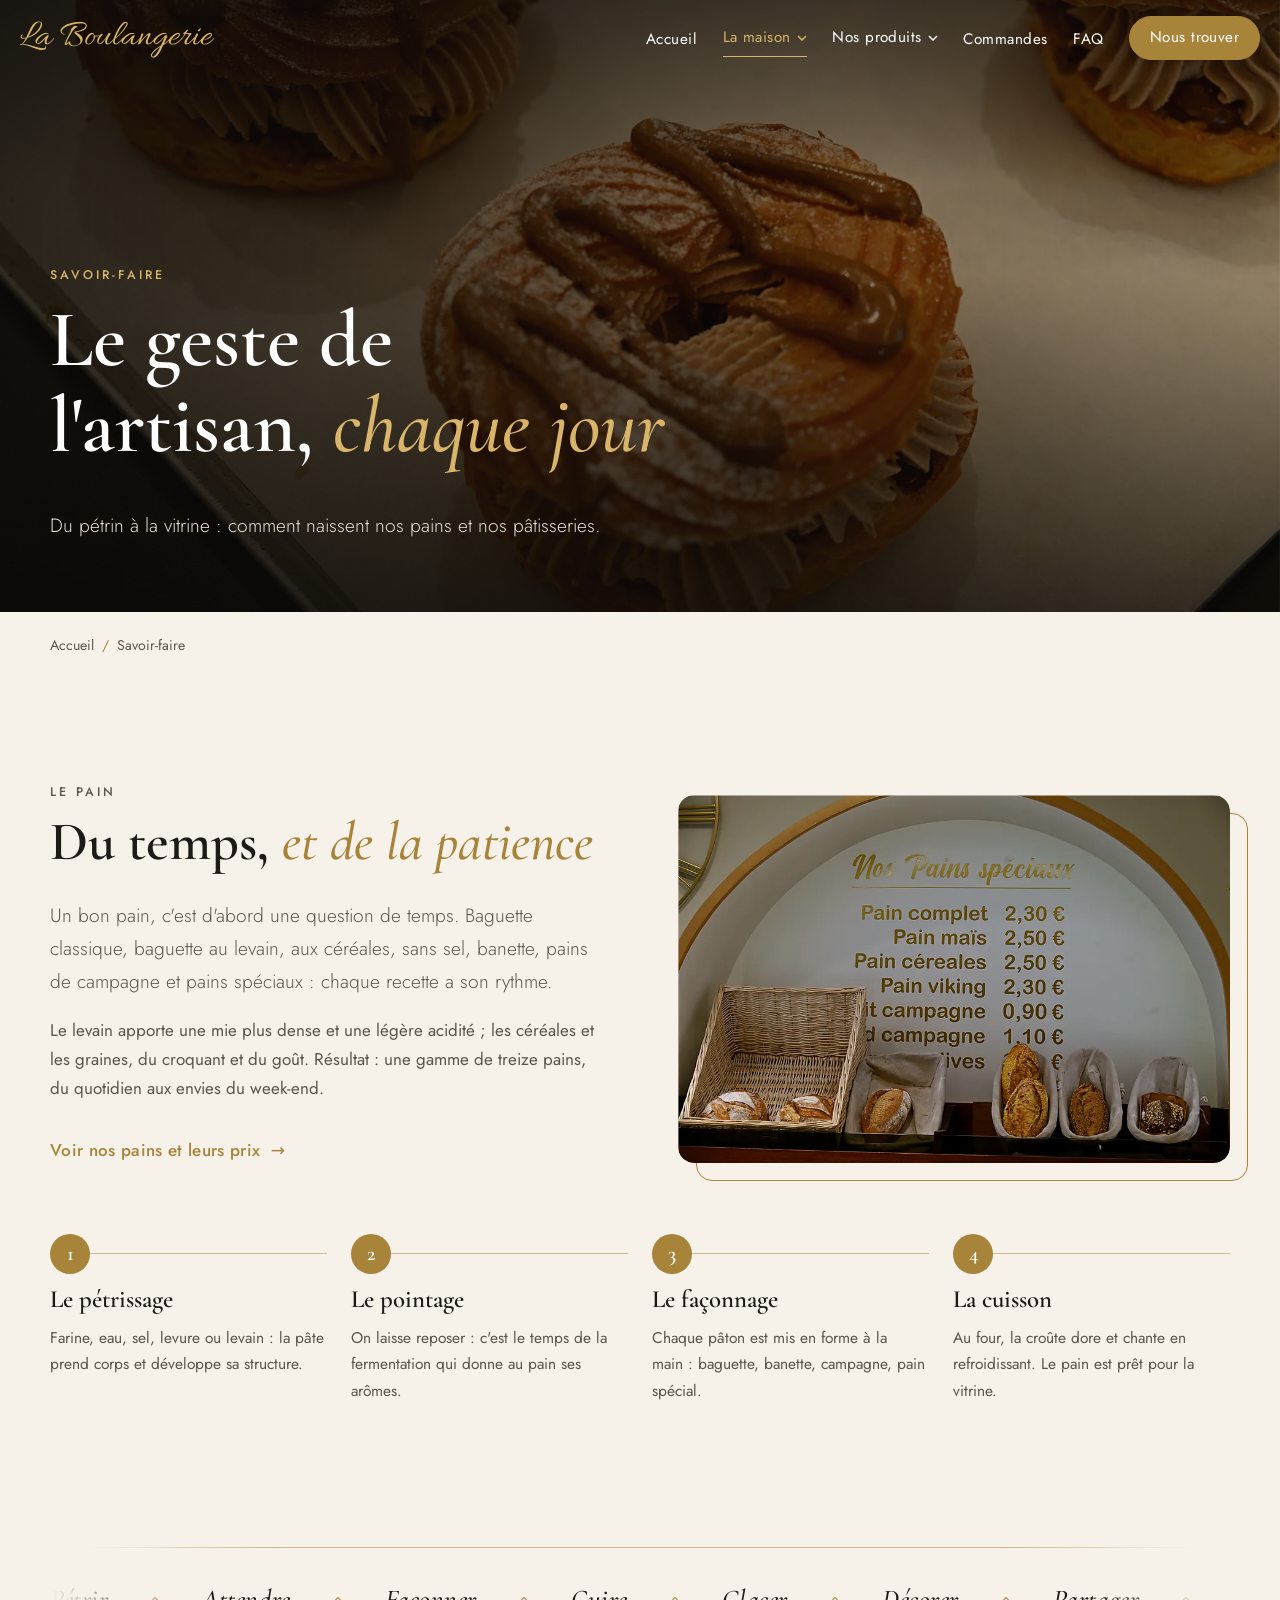
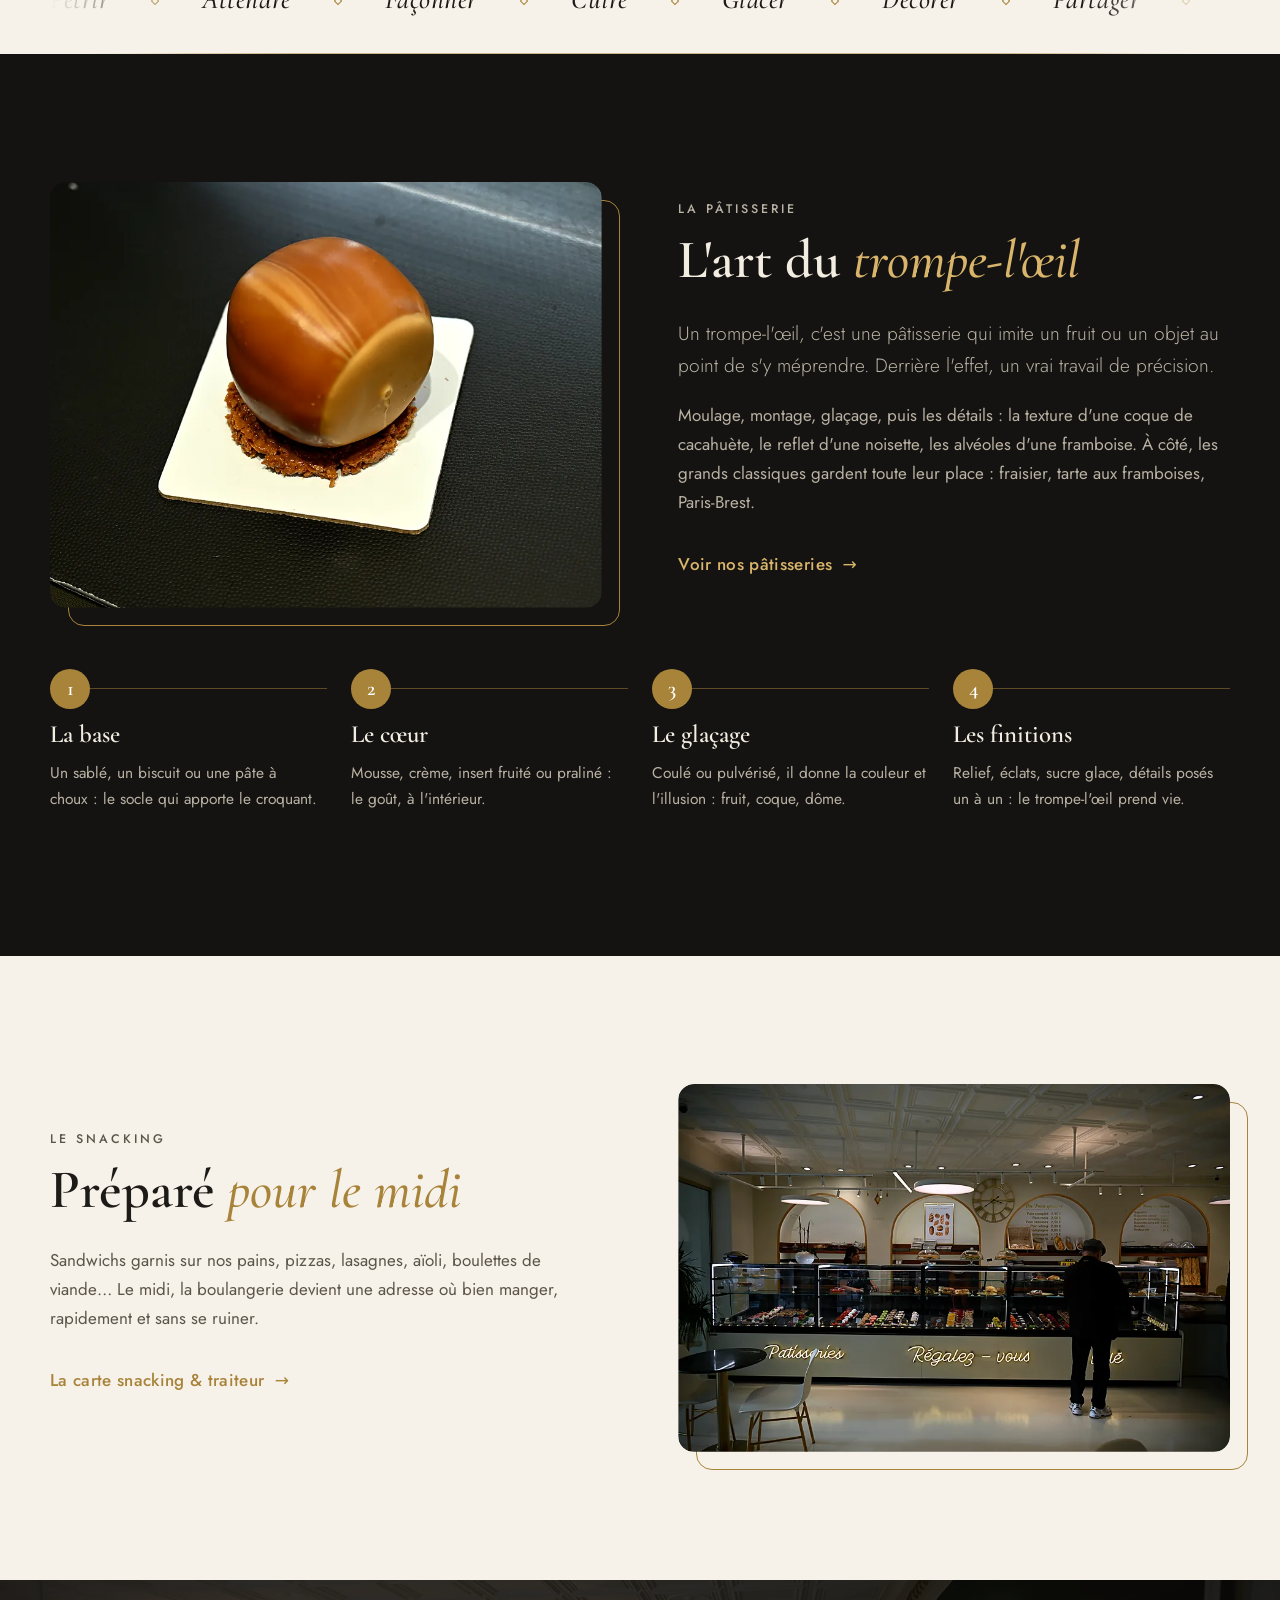
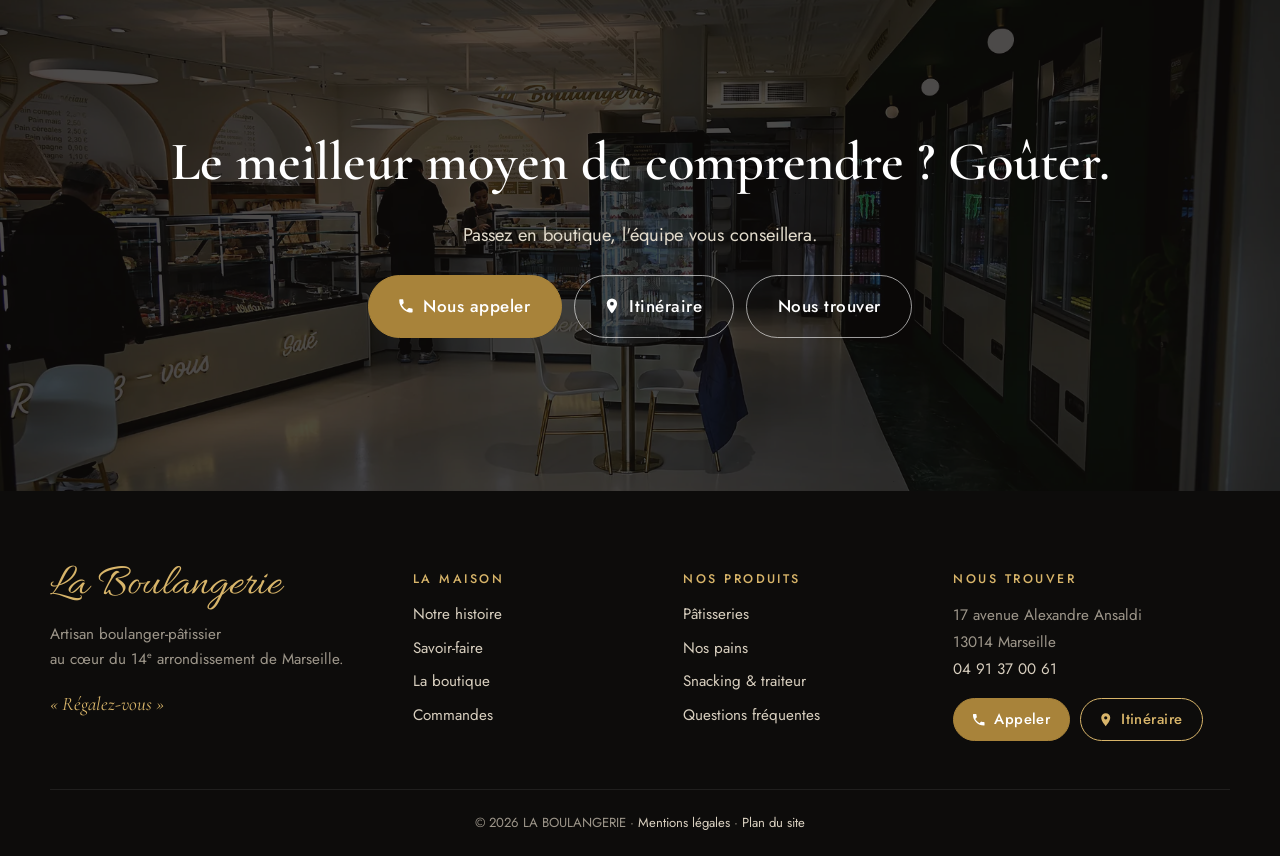
<file: savoir-faire.html>
<!doctype html>
<html lang="fr">
<head>
<meta charset="utf-8">
<meta name="viewport" content="width=device-width, initial-scale=1, viewport-fit=cover">
<script>document.documentElement.classList.add("js")</script>
<title>Savoir-faire : pain &amp; trompe-l&#x27;œil | La Boulangerie</title>
<meta name="description" content="Pétrissage, fermentation, façonnage, cuisson, glaçage et finitions : découvrez le savoir-faire de La Boulangerie, artisan boulanger-pâtissier à Marseille 14e.">
<meta name="robots" content="index, follow">
<link rel="canonical" href="https://www.laboulangerie-marseille.fr/savoir-faire.html">
<meta name="theme-color" content="#141311">
<meta name="geo.region" content="FR-13">
<meta name="geo.placename" content="Marseille">
<link rel="icon" href="favicon.svg" type="image/svg+xml">
<link rel="apple-touch-icon" href="images/apple-touch-icon.png">
<link rel="manifest" href="site.webmanifest">
<meta property="og:type" content="website">
<meta property="og:locale" content="fr_FR">
<meta property="og:site_name" content="La Boulangerie">
<meta property="og:title" content="Savoir-faire : pain &amp; trompe-l&#x27;œil | La Boulangerie">
<meta property="og:description" content="Pétrissage, fermentation, façonnage, cuisson, glaçage et finitions : découvrez le savoir-faire de La Boulangerie, artisan boulanger-pâtissier à Marseille 14e.">
<meta property="og:url" content="https://www.laboulangerie-marseille.fr/savoir-faire.html">
<meta property="og:image" content="https://www.laboulangerie-marseille.fr/images/og/paris-brest-praline.jpg">
<meta property="og:image:width" content="1200">
<meta property="og:image:height" content="630">
<meta name="twitter:card" content="summary_large_image">
<meta name="twitter:title" content="Savoir-faire : pain &amp; trompe-l&#x27;œil | La Boulangerie">
<meta name="twitter:description" content="Pétrissage, fermentation, façonnage, cuisson, glaçage et finitions : découvrez le savoir-faire de La Boulangerie, artisan boulanger-pâtissier à Marseille 14e.">
<meta name="twitter:image" content="https://www.laboulangerie-marseille.fr/images/og/paris-brest-praline.jpg">
<link rel="preconnect" href="https://fonts.googleapis.com">
<link rel="preconnect" href="https://fonts.gstatic.com" crossorigin>
<link href="https://fonts.googleapis.com/css2?family=Allura&family=Cormorant+Garamond:ital,wght@0,500;0,600;0,700;1,500&family=Jost:wght@300;400;500;600&display=swap" rel="stylesheet">
<link rel="preload" as="image" type="image/webp" href="images/paris-brest-praline-lg.webp" imagesrcset="images/paris-brest-praline-sm.webp 900w, images/paris-brest-praline-lg.webp 1800w" imagesizes="100vw">
<link rel="stylesheet" href="css/style.css">
<script type="application/ld+json">{"@context": "https://schema.org", "@type": "Bakery", "@id": "https://www.laboulangerie-marseille.fr/#boulangerie", "name": "La Boulangerie", "url": "https://www.laboulangerie-marseille.fr/", "logo": "https://www.laboulangerie-marseille.fr/favicon.svg", "image": ["https://www.laboulangerie-marseille.fr/images/vitrine-patisseries-comptoir-lg.jpg", "https://www.laboulangerie-marseille.fr/images/interieur-boutique-comptoir-lg.jpg", "https://www.laboulangerie-marseille.fr/images/trompe-loeil-cacahuete-lg.jpg"], "description": "Artisan boulanger-pâtissier à Marseille 14e : pains classiques et spéciaux, pâtisseries trompe-l'œil, sandwichs, formules midi et plats traiteur.", "telephone": "+33491370061", "address": {"@type": "PostalAddress", "streetAddress": "17 avenue Alexandre Ansaldi", "postalCode": "13014", "addressLocality": "Marseille", "addressRegion": "Provence-Alpes-Côte d'Azur", "addressCountry": "FR"}, "areaServed": "Marseille", "servesCuisine": ["Boulangerie", "Pâtisserie", "Sandwichs", "Traiteur"], "priceRange": "€", "currenciesAccepted": "EUR", "hasMap": "https://www.google.com/maps/search/?api=1&query=La+Boulangerie+17+avenue+Alexandre+Ansaldi+13014+Marseille", "foundingDate": "2022-02-03", "legalName": "LA BOULANGERIE", "vatID": "FR88911799120", "taxID": "911799120", "acceptsReservations": false, "menu": "https://www.laboulangerie-marseille.fr/pains.html"}</script>
<script type="application/ld+json">{"@context": "https://schema.org", "@type": "BreadcrumbList", "itemListElement": [{"@type": "ListItem", "position": 1, "name": "Accueil", "item": "https://www.laboulangerie-marseille.fr/"}, {"@type": "ListItem", "position": 2, "name": "Savoir-faire", "item": "https://www.laboulangerie-marseille.fr/savoir-faire.html"}]}</script>
</head>
<body class="">
<a class="skip" href="#contenu">Aller au contenu</a>
<div class="progress" aria-hidden="true"></div>
<div class="curtain" aria-hidden="true"><span class="curtain__logo">La Boulangerie</span></div>
<header class="nav" id="nav">
  <div class="nav__inner">
    <a href="index.html" class="brand" aria-label="La Boulangerie, retour à l'accueil">La Boulangerie</a>
    <button class="nav__toggle" aria-expanded="false" aria-controls="menu" aria-label="Ouvrir le menu"><span></span><span></span><span></span></button>
    <nav id="menu" class="nav__menu" aria-label="Navigation principale"><ul><li><a href="index.html">Accueil</a></li><li class="has-sub is-active"><button class="sub-toggle" aria-expanded="false">La maison<svg viewBox="0 0 10 6" aria-hidden="true"><path d="M1 1l4 4 4-4" fill="none" stroke="currentColor" stroke-width="1.5"/></svg></button><ul class="sub"><li><a href="histoire.html">Notre histoire</a></li><li><a href="savoir-faire.html" aria-current="page">Savoir-faire</a></li><li><a href="boutique.html">La boutique</a></li></ul></li><li class="has-sub"><button class="sub-toggle" aria-expanded="false">Nos produits<svg viewBox="0 0 10 6" aria-hidden="true"><path d="M1 1l4 4 4-4" fill="none" stroke="currentColor" stroke-width="1.5"/></svg></button><ul class="sub"><li><a href="patisseries.html">Pâtisseries</a></li><li><a href="pains.html">Nos pains</a></li><li><a href="snacking-traiteur.html">Snacking & traiteur</a></li></ul></li><li><a href="commandes.html">Commandes</a></li><li><a href="faq.html">FAQ</a></li><li><a href="contact.html" class="btn btn--small">Nous trouver</a></li></ul></nav>
  </div>
</header>
<main id="contenu">

<section class="page-hero" style="--pos:center">
  <div class="page-hero__bg" data-parallax="0.25"><picture><source type="image/webp" srcset="images/paris-brest-praline-sm.webp 900w, images/paris-brest-praline-lg.webp 1800w" sizes="100vw"><img src="images/paris-brest-praline-sm.jpg" srcset="images/paris-brest-praline-sm.jpg 900w, images/paris-brest-praline-lg.jpg 1800w" sizes="100vw" alt="Paris-Brest à la crème pralinée préparé par La Boulangerie" width="900" height="600" decoding="async" fetchpriority="high"></picture></div>
  <div class="container page-hero__content">
    <p class="eyebrow">Savoir-faire</p>
    <h1 class="split">Le geste de l'artisan, <em>chaque jour</em></h1>
    <p class="page-hero__lead">Du pétrin à la vitrine : comment naissent nos pains et nos pâtisseries.</p>
  </div>
</section>
<nav class="breadcrumb container" aria-label="Fil d'Ariane"><ol><li><a href="index.html">Accueil</a></li><li aria-current="page">Savoir-faire</li></ol></nav>
<section class="section">
  <div class="container split-grid">
    <div class="reveal">
      <p class="eyebrow">Le pain</p>
      <h2>Du temps, <em>et de la patience</em></h2>
      <p class="lead">Un bon pain, c'est d'abord une question de temps. Baguette classique, baguette au levain, aux céréales, sans sel, banette, pains de campagne et pains spéciaux : chaque recette a son rythme.</p>
      <p>Le levain apporte une mie plus dense et une légère acidité ; les céréales et les graines, du croquant et du goût. Résultat : une gamme de treize pains, du quotidien aux envies du week-end.</p>
      <a class="link-arrow" href="pains.html">Voir nos pains et leurs prix</a>
    </div>
    <figure class="reveal reveal-img framed"><picture><source type="image/webp" srcset="images/menu-pains-speciaux-corbeilles-sm.webp 900w, images/menu-pains-speciaux-corbeilles-lg.webp 1800w" sizes="(min-width: 900px) 50vw, 100vw"><img src="images/menu-pains-speciaux-corbeilles-sm.jpg" srcset="images/menu-pains-speciaux-corbeilles-sm.jpg 900w, images/menu-pains-speciaux-corbeilles-lg.jpg 1800w" sizes="(min-width: 900px) 50vw, 100vw" alt="Pains spéciaux en corbeilles devant l&#x27;ardoise des prix" width="900" height="600" loading="lazy" decoding="async"></picture></figure>
  </div>
  <div class="container"><ol class="steps"><li class="step reveal" style="--d:0ms"><span class="step__num">1</span><h3>Le pétrissage</h3><p>Farine, eau, sel, levure ou levain : la pâte prend corps et développe sa structure.</p></li><li class="step reveal" style="--d:120ms"><span class="step__num">2</span><h3>Le pointage</h3><p>On laisse reposer : c'est le temps de la fermentation qui donne au pain ses arômes.</p></li><li class="step reveal" style="--d:240ms"><span class="step__num">3</span><h3>Le façonnage</h3><p>Chaque pâton est mis en forme à la main : baguette, banette, campagne, pain spécial.</p></li><li class="step reveal" style="--d:360ms"><span class="step__num">4</span><h3>La cuisson</h3><p>Au four, la croûte dore et chante en refroidissant. Le pain est prêt pour la vitrine.</p></li></ol></div>
</section>

<div class="marquee" aria-hidden="true"><div class="marquee__track"><span>Pétrir</span><span class="dot">✦</span><span>Attendre</span><span class="dot">✦</span><span>Façonner</span><span class="dot">✦</span><span>Cuire</span><span class="dot">✦</span><span>Glacer</span><span class="dot">✦</span><span>Décorer</span><span class="dot">✦</span><span>Partager</span><span class="dot">✦</span><span>Pétrir</span><span class="dot">✦</span><span>Attendre</span><span class="dot">✦</span><span>Façonner</span><span class="dot">✦</span><span>Cuire</span><span class="dot">✦</span><span>Glacer</span><span class="dot">✦</span><span>Décorer</span><span class="dot">✦</span><span>Partager</span><span class="dot">✦</span></div></div>

<section class="section dark">
  <div class="container split-grid split-grid--rev">
    <figure class="reveal reveal-img framed"><picture><source type="image/webp" srcset="images/trompe-loeil-noisette-sm.webp 900w, images/trompe-loeil-noisette-lg.webp 1800w" sizes="(min-width: 900px) 50vw, 100vw"><img src="images/trompe-loeil-noisette-sm.jpg" srcset="images/trompe-loeil-noisette-sm.jpg 900w, images/trompe-loeil-noisette-lg.jpg 1800w" sizes="(min-width: 900px) 50vw, 100vw" alt="Pâtisserie trompe-l&#x27;œil noisette posée sur un sablé" width="900" height="695" loading="lazy" decoding="async"></picture></figure>
    <div class="reveal">
      <p class="eyebrow">La pâtisserie</p>
      <h2>L'art du <em>trompe-l'œil</em></h2>
      <p class="lead">Un trompe-l'œil, c'est une pâtisserie qui imite un fruit ou un objet au point de s'y méprendre. Derrière l'effet, un vrai travail de précision.</p>
      <p>Moulage, montage, glaçage, puis les détails : la texture d'une coque de cacahuète, le reflet d'une noisette, les alvéoles d'une framboise. À côté, les grands classiques gardent toute leur place : fraisier, tarte aux framboises, Paris-Brest.</p>
      <a class="link-arrow link-arrow--light" href="patisseries.html">Voir nos pâtisseries</a>
    </div>
  </div>
  <div class="container"><ol class="steps"><li class="step reveal" style="--d:0ms"><span class="step__num">1</span><h3>La base</h3><p>Un sablé, un biscuit ou une pâte à choux : le socle qui apporte le croquant.</p></li><li class="step reveal" style="--d:120ms"><span class="step__num">2</span><h3>Le cœur</h3><p>Mousse, crème, insert fruité ou praliné : le goût, à l'intérieur.</p></li><li class="step reveal" style="--d:240ms"><span class="step__num">3</span><h3>Le glaçage</h3><p>Coulé ou pulvérisé, il donne la couleur et l'illusion : fruit, coque, dôme.</p></li><li class="step reveal" style="--d:360ms"><span class="step__num">4</span><h3>Les finitions</h3><p>Relief, éclats, sucre glace, détails posés un à un : le trompe-l'œil prend vie.</p></li></ol></div>
</section>

<section class="section">
  <div class="container split-grid">
    <div class="reveal">
      <p class="eyebrow">Le snacking</p>
      <h2>Préparé <em>pour le midi</em></h2>
      <p>Sandwichs garnis sur nos pains, pizzas, lasagnes, aïoli, boulettes de viande… Le midi, la boulangerie devient une adresse où bien manger, rapidement et sans se ruiner.</p>
      <a class="link-arrow" href="snacking-traiteur.html">La carte snacking &amp; traiteur</a>
    </div>
    <figure class="reveal reveal-img framed"><picture><source type="image/webp" srcset="images/vitrine-patisseries-comptoir-sm.webp 900w, images/vitrine-patisseries-comptoir-lg.webp 1800w" sizes="(min-width: 900px) 50vw, 100vw"><img src="images/vitrine-patisseries-comptoir-sm.jpg" srcset="images/vitrine-patisseries-comptoir-sm.jpg 900w, images/vitrine-patisseries-comptoir-lg.jpg 1800w" sizes="(min-width: 900px) 50vw, 100vw" alt="Vitrine de pâtisseries et comptoir de La Boulangerie" width="900" height="600" loading="lazy" decoding="async"></picture></figure>
  </div>
</section>

<section class="cta-band">
  <div class="cta-band__bg" data-parallax="0.15"><picture><source type="image/webp" srcset="images/interieur-boutique-comptoir-2-sm.webp 900w, images/interieur-boutique-comptoir-2-lg.webp 1800w" sizes="100vw"><img src="images/interieur-boutique-comptoir-2-sm.jpg" srcset="images/interieur-boutique-comptoir-2-sm.jpg 900w, images/interieur-boutique-comptoir-2-lg.jpg 1800w" sizes="100vw" alt="" width="900" height="600" loading="lazy" decoding="async"></picture></div>
  <div class="container cta-band__inner reveal">
    <h2>Le meilleur moyen de comprendre ? Goûter.</h2>
    <p>Passez en boutique, l'équipe vous conseillera.</p>
    <div class="btn-row"><a class="btn magnetic" href="tel:+33491370061"><svg class="ico" viewBox="0 0 24 24" aria-hidden="true"><path d="M6.6 10.8a15.2 15.2 0 0 0 6.6 6.6l2.2-2.2a1 1 0 0 1 1-.25 11.4 11.4 0 0 0 3.6.57 1 1 0 0 1 1 1V20a1 1 0 0 1-1 1A17 17 0 0 1 3 4a1 1 0 0 1 1-1h3.5a1 1 0 0 1 1 1c0 1.25.2 2.45.57 3.57a1 1 0 0 1-.25 1z" fill="currentColor"/></svg>Nous appeler</a><a class="btn btn--ghost magnetic" href="https://www.google.com/maps/dir/?api=1&destination=17+avenue+Alexandre+Ansaldi+13014+Marseille" target="_blank" rel="noopener"><svg class="ico" viewBox="0 0 24 24" aria-hidden="true"><path d="M12 2a7 7 0 0 0-7 7c0 5.25 7 13 7 13s7-7.75 7-13a7 7 0 0 0-7-7zm0 9.5A2.5 2.5 0 1 1 12 6.5a2.5 2.5 0 0 1 0 5z" fill="currentColor"/></svg>Itinéraire</a><a class="btn btn--ghost magnetic" href="contact.html">Nous trouver</a></div>
  </div>
</section>
</main>

<footer class="footer">
  <div class="container footer__grid">
    <div>
      <p class="brand">La Boulangerie</p>
      <p>Artisan boulanger-pâtissier<br>au cœur du 14<sup>e</sup> arrondissement de Marseille.</p>
      <p class="footer__motto">« Régalez-vous »</p>
    </div>
    <div>
      <h2 class="footer__title">La maison</h2>
      <ul><li><a href="histoire.html">Notre histoire</a></li><li><a href="savoir-faire.html">Savoir-faire</a></li><li><a href="boutique.html">La boutique</a></li><li><a href="commandes.html">Commandes</a></li></ul>
    </div>
    <div>
      <h2 class="footer__title">Nos produits</h2>
      <ul><li><a href="patisseries.html">Pâtisseries</a></li><li><a href="pains.html">Nos pains</a></li><li><a href="snacking-traiteur.html">Snacking &amp; traiteur</a></li><li><a href="faq.html">Questions fréquentes</a></li></ul>
    </div>
    <div>
      <h2 class="footer__title">Nous trouver</h2>
      <address>17 avenue Alexandre Ansaldi<br>13014 Marseille<br><a href="tel:+33491370061">04 91 37 00 61</a></address>
      <div class="footer__btns"><a class="btn btn--small" href="tel:+33491370061"><svg class="ico" viewBox="0 0 24 24" aria-hidden="true"><path d="M6.6 10.8a15.2 15.2 0 0 0 6.6 6.6l2.2-2.2a1 1 0 0 1 1-.25 11.4 11.4 0 0 0 3.6.57 1 1 0 0 1 1 1V20a1 1 0 0 1-1 1A17 17 0 0 1 3 4a1 1 0 0 1 1-1h3.5a1 1 0 0 1 1 1c0 1.25.2 2.45.57 3.57a1 1 0 0 1-.25 1z" fill="currentColor"/></svg>Appeler</a><a class="btn btn--small btn--outline-light" href="https://www.google.com/maps/dir/?api=1&destination=17+avenue+Alexandre+Ansaldi+13014+Marseille" target="_blank" rel="noopener"><svg class="ico" viewBox="0 0 24 24" aria-hidden="true"><path d="M12 2a7 7 0 0 0-7 7c0 5.25 7 13 7 13s7-7.75 7-13a7 7 0 0 0-7-7zm0 9.5A2.5 2.5 0 1 1 12 6.5a2.5 2.5 0 0 1 0 5z" fill="currentColor"/></svg>Itinéraire</a></div>
    </div>
  </div>
  <div class="container footer__bottom">
    <p>© <span data-year>2026</span> LA BOULANGERIE · <a href="mentions-legales.html">Mentions légales</a> · <a href="plan-du-site.html">Plan du site</a></p>
  </div>
</footer>
<a href="#contenu" class="to-top" aria-label="Revenir en haut de la page"><svg viewBox="0 0 24 24" aria-hidden="true"><path d="M6 15l6-6 6 6" fill="none" stroke="currentColor" stroke-width="2"/></svg></a>
<dialog class="lightbox" id="lightbox" aria-label="Visionneuse photo">
  <button class="lightbox__close" aria-label="Fermer">×</button>
  <button class="lightbox__nav lightbox__prev" aria-label="Photo précédente">‹</button>
  <figure><img alt=""><figcaption class="lightbox__caption"></figcaption></figure>
  <button class="lightbox__nav lightbox__next" aria-label="Photo suivante">›</button>
</dialog>
<script src="js/main.js" defer></script>
</body>
</html>
</file>
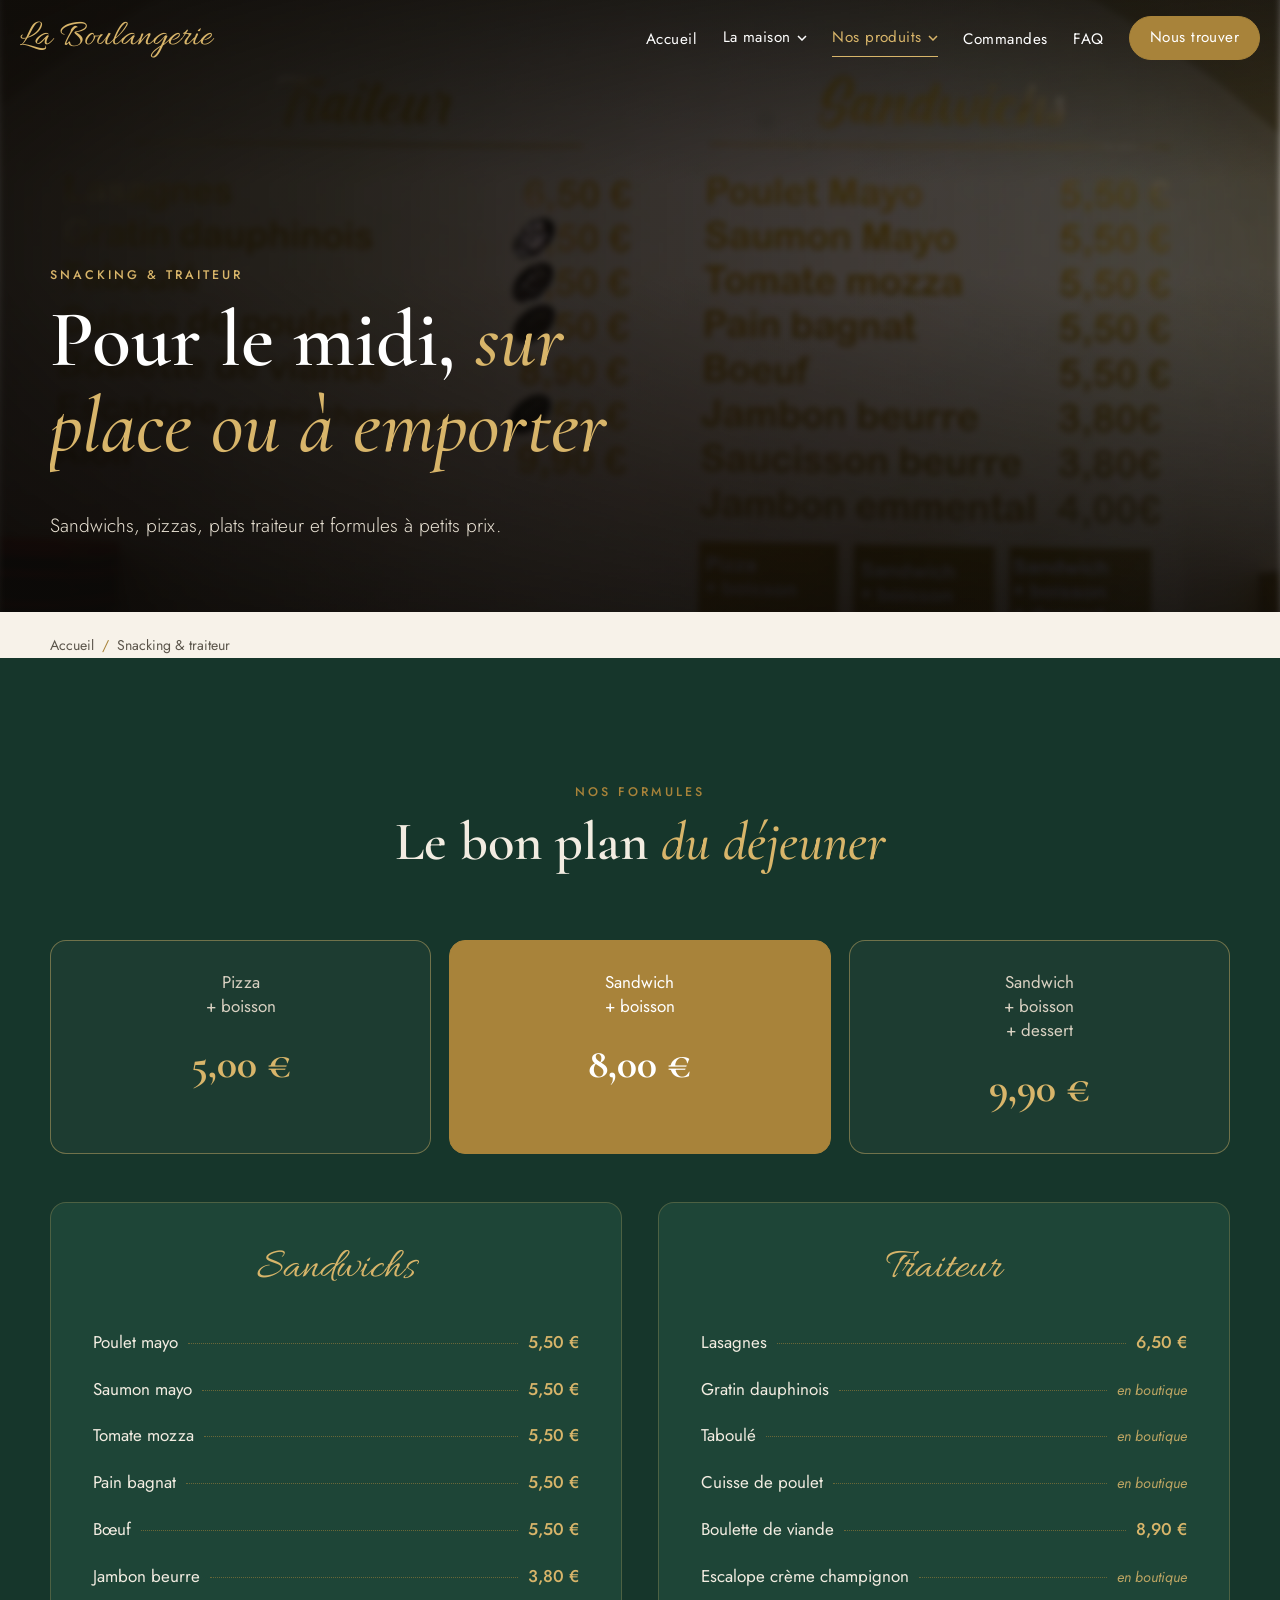
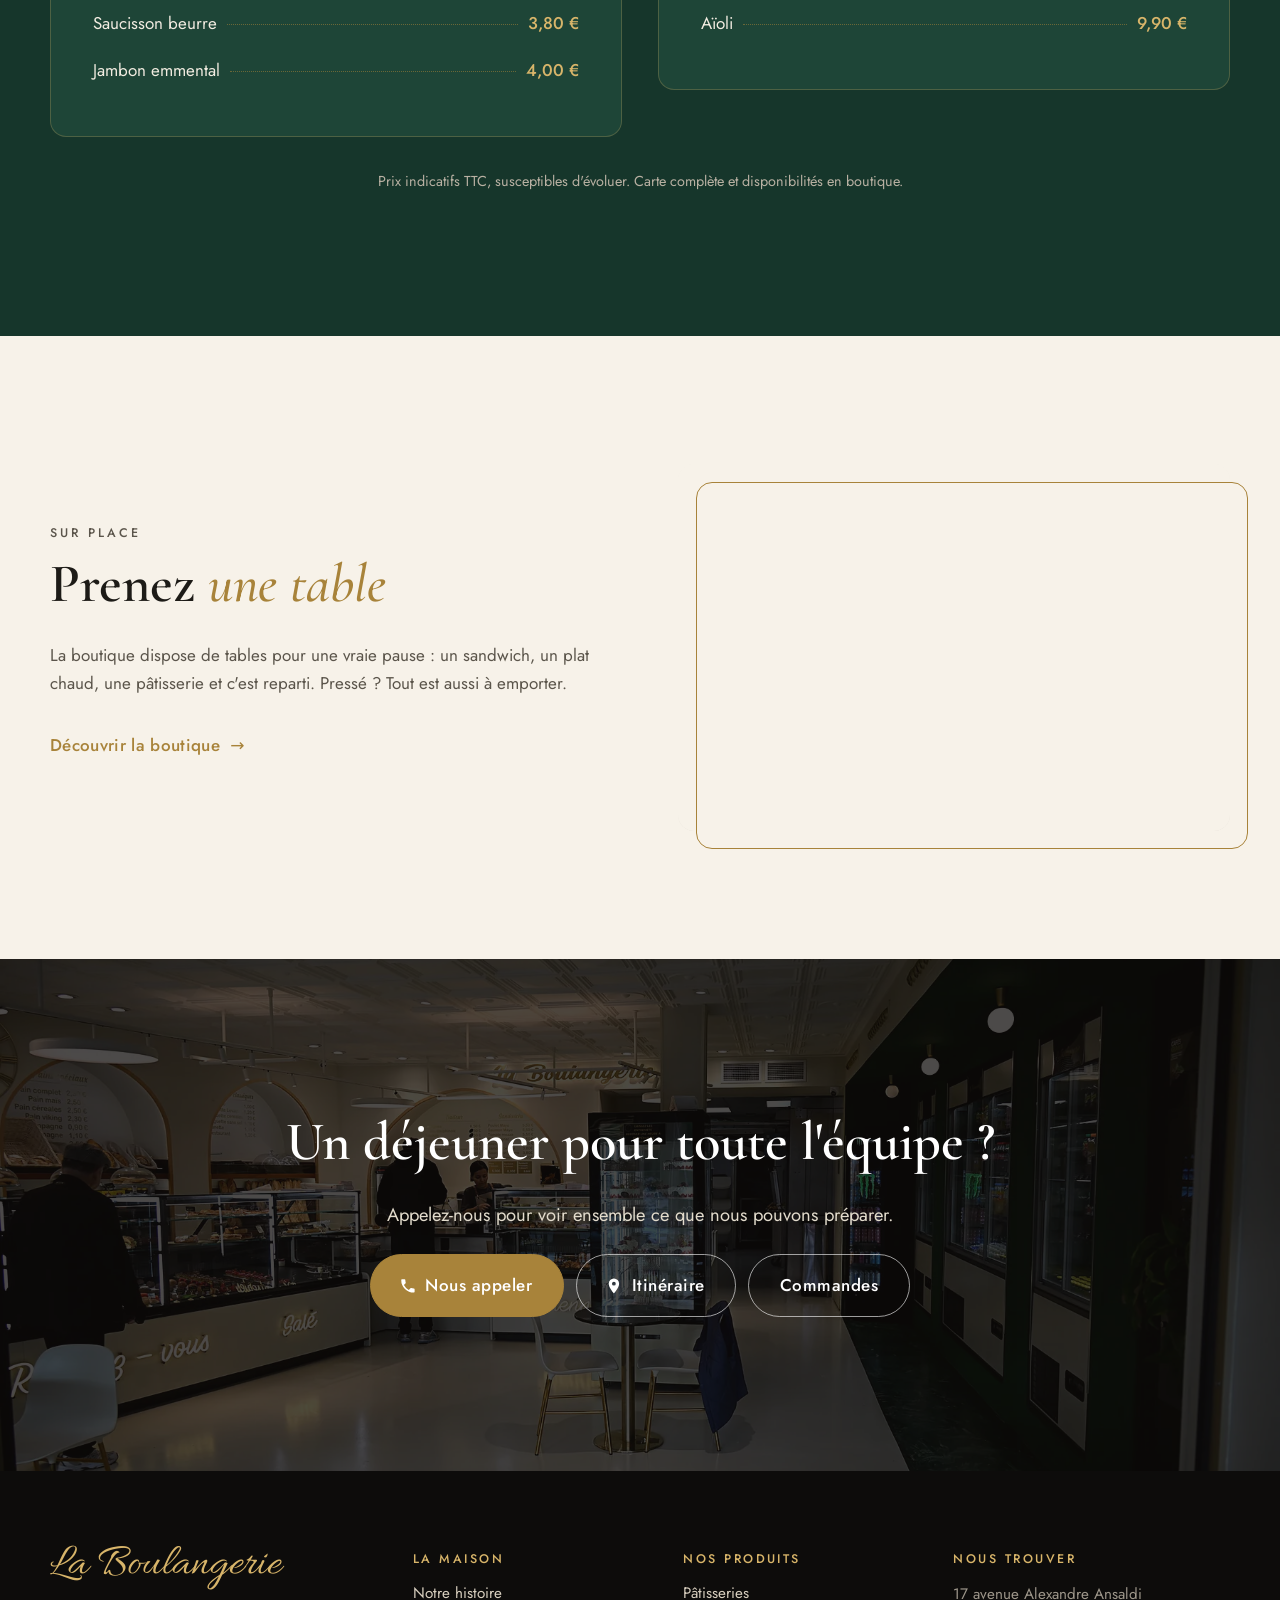
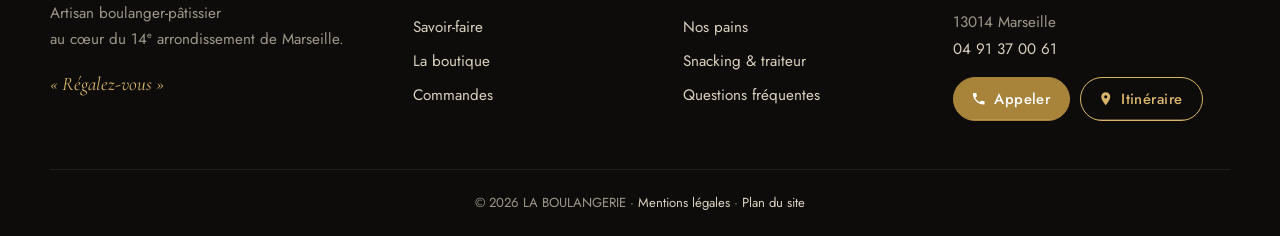
<file: snacking-traiteur.html>
<!doctype html>
<html lang="fr">
<head>
<meta charset="utf-8">
<meta name="viewport" content="width=device-width, initial-scale=1, viewport-fit=cover">
<script>document.documentElement.classList.add("js")</script>
<title>Sandwichs &amp; formules midi Marseille 14e | La Boulangerie</title>
<meta name="description" content="Pizza + boisson 5 €, sandwich + boisson 8 €, sandwichs dès 3,80 €, lasagnes, aïoli : le snacking de La Boulangerie, sur place ou à emporter, Marseille 14e.">
<meta name="robots" content="index, follow">
<link rel="canonical" href="https://www.laboulangerie-marseille.fr/snacking-traiteur.html">
<meta name="theme-color" content="#141311">
<meta name="geo.region" content="FR-13">
<meta name="geo.placename" content="Marseille">
<link rel="icon" href="favicon.svg" type="image/svg+xml">
<link rel="apple-touch-icon" href="images/apple-touch-icon.png">
<link rel="manifest" href="site.webmanifest">
<meta property="og:type" content="website">
<meta property="og:locale" content="fr_FR">
<meta property="og:site_name" content="La Boulangerie">
<meta property="og:title" content="Sandwichs &amp; formules midi Marseille 14e | La Boulangerie">
<meta property="og:description" content="Pizza + boisson 5 €, sandwich + boisson 8 €, sandwichs dès 3,80 €, lasagnes, aïoli : le snacking de La Boulangerie, sur place ou à emporter, Marseille 14e.">
<meta property="og:url" content="https://www.laboulangerie-marseille.fr/snacking-traiteur.html">
<meta property="og:image" content="https://www.laboulangerie-marseille.fr/images/og/menu-traiteur-sandwichs.jpg">
<meta property="og:image:width" content="1200">
<meta property="og:image:height" content="630">
<meta name="twitter:card" content="summary_large_image">
<meta name="twitter:title" content="Sandwichs &amp; formules midi Marseille 14e | La Boulangerie">
<meta name="twitter:description" content="Pizza + boisson 5 €, sandwich + boisson 8 €, sandwichs dès 3,80 €, lasagnes, aïoli : le snacking de La Boulangerie, sur place ou à emporter, Marseille 14e.">
<meta name="twitter:image" content="https://www.laboulangerie-marseille.fr/images/og/menu-traiteur-sandwichs.jpg">
<link rel="preconnect" href="https://fonts.googleapis.com">
<link rel="preconnect" href="https://fonts.gstatic.com" crossorigin>
<link href="https://fonts.googleapis.com/css2?family=Allura&family=Cormorant+Garamond:ital,wght@0,500;0,600;0,700;1,500&family=Jost:wght@300;400;500;600&display=swap" rel="stylesheet">
<link rel="preload" as="image" type="image/webp" href="images/menu-traiteur-sandwichs-lg.webp" imagesrcset="images/menu-traiteur-sandwichs-sm.webp 900w, images/menu-traiteur-sandwichs-lg.webp 1800w" imagesizes="100vw">
<link rel="stylesheet" href="css/style.css">
<script type="application/ld+json">{"@context": "https://schema.org", "@type": "Bakery", "@id": "https://www.laboulangerie-marseille.fr/#boulangerie", "name": "La Boulangerie", "url": "https://www.laboulangerie-marseille.fr/", "logo": "https://www.laboulangerie-marseille.fr/favicon.svg", "image": ["https://www.laboulangerie-marseille.fr/images/vitrine-patisseries-comptoir-lg.jpg", "https://www.laboulangerie-marseille.fr/images/interieur-boutique-comptoir-lg.jpg", "https://www.laboulangerie-marseille.fr/images/trompe-loeil-cacahuete-lg.jpg"], "description": "Artisan boulanger-pâtissier à Marseille 14e : pains classiques et spéciaux, pâtisseries trompe-l'œil, sandwichs, formules midi et plats traiteur.", "telephone": "+33491370061", "address": {"@type": "PostalAddress", "streetAddress": "17 avenue Alexandre Ansaldi", "postalCode": "13014", "addressLocality": "Marseille", "addressRegion": "Provence-Alpes-Côte d'Azur", "addressCountry": "FR"}, "areaServed": "Marseille", "servesCuisine": ["Boulangerie", "Pâtisserie", "Sandwichs", "Traiteur"], "priceRange": "€", "currenciesAccepted": "EUR", "hasMap": "https://www.google.com/maps/search/?api=1&query=La+Boulangerie+17+avenue+Alexandre+Ansaldi+13014+Marseille", "foundingDate": "2022-02-03", "legalName": "LA BOULANGERIE", "vatID": "FR88911799120", "taxID": "911799120", "acceptsReservations": false, "menu": "https://www.laboulangerie-marseille.fr/pains.html"}</script>
<script type="application/ld+json">{"@context": "https://schema.org", "@type": "BreadcrumbList", "itemListElement": [{"@type": "ListItem", "position": 1, "name": "Accueil", "item": "https://www.laboulangerie-marseille.fr/"}, {"@type": "ListItem", "position": 2, "name": "Snacking & traiteur", "item": "https://www.laboulangerie-marseille.fr/snacking-traiteur.html"}]}</script>
<script type="application/ld+json">{"@context": "https://schema.org", "@type": "Menu", "name": "Snacking & traiteur", "inLanguage": "fr", "hasMenuSection": [{"@type": "MenuSection", "name": "Formules", "hasMenuItem": [{"@type": "MenuItem", "name": "Pizza + boisson", "offers": {"@type": "Offer", "price": "5.00", "priceCurrency": "EUR"}}, {"@type": "MenuItem", "name": "Sandwich + boisson", "offers": {"@type": "Offer", "price": "8.00", "priceCurrency": "EUR"}}, {"@type": "MenuItem", "name": "Sandwich + boisson + dessert", "offers": {"@type": "Offer", "price": "9.90", "priceCurrency": "EUR"}}]}, {"@type": "MenuSection", "name": "Sandwichs", "hasMenuItem": [{"@type": "MenuItem", "name": "Poulet mayo", "offers": {"@type": "Offer", "price": "5.50", "priceCurrency": "EUR"}}, {"@type": "MenuItem", "name": "Saumon mayo", "offers": {"@type": "Offer", "price": "5.50", "priceCurrency": "EUR"}}, {"@type": "MenuItem", "name": "Tomate mozza", "offers": {"@type": "Offer", "price": "5.50", "priceCurrency": "EUR"}}, {"@type": "MenuItem", "name": "Pain bagnat", "offers": {"@type": "Offer", "price": "5.50", "priceCurrency": "EUR"}}, {"@type": "MenuItem", "name": "Bœuf", "offers": {"@type": "Offer", "price": "5.50", "priceCurrency": "EUR"}}, {"@type": "MenuItem", "name": "Jambon beurre", "offers": {"@type": "Offer", "price": "3.80", "priceCurrency": "EUR"}}, {"@type": "MenuItem", "name": "Saucisson beurre", "offers": {"@type": "Offer", "price": "3.80", "priceCurrency": "EUR"}}, {"@type": "MenuItem", "name": "Jambon emmental", "offers": {"@type": "Offer", "price": "4.00", "priceCurrency": "EUR"}}]}, {"@type": "MenuSection", "name": "Traiteur", "hasMenuItem": [{"@type": "MenuItem", "name": "Lasagnes", "offers": {"@type": "Offer", "price": "6.50", "priceCurrency": "EUR"}}, {"@type": "MenuItem", "name": "Gratin dauphinois"}, {"@type": "MenuItem", "name": "Taboulé"}, {"@type": "MenuItem", "name": "Cuisse de poulet"}, {"@type": "MenuItem", "name": "Boulette de viande", "offers": {"@type": "Offer", "price": "8.90", "priceCurrency": "EUR"}}, {"@type": "MenuItem", "name": "Escalope crème champignon"}, {"@type": "MenuItem", "name": "Aïoli", "offers": {"@type": "Offer", "price": "9.90", "priceCurrency": "EUR"}}]}], "provider": {"@id": "https://www.laboulangerie-marseille.fr/#boulangerie"}}</script>
</head>
<body class="">
<a class="skip" href="#contenu">Aller au contenu</a>
<div class="progress" aria-hidden="true"></div>
<div class="curtain" aria-hidden="true"><span class="curtain__logo">La Boulangerie</span></div>
<header class="nav" id="nav">
  <div class="nav__inner">
    <a href="index.html" class="brand" aria-label="La Boulangerie, retour à l'accueil">La Boulangerie</a>
    <button class="nav__toggle" aria-expanded="false" aria-controls="menu" aria-label="Ouvrir le menu"><span></span><span></span><span></span></button>
    <nav id="menu" class="nav__menu" aria-label="Navigation principale"><ul><li><a href="index.html">Accueil</a></li><li class="has-sub"><button class="sub-toggle" aria-expanded="false">La maison<svg viewBox="0 0 10 6" aria-hidden="true"><path d="M1 1l4 4 4-4" fill="none" stroke="currentColor" stroke-width="1.5"/></svg></button><ul class="sub"><li><a href="histoire.html">Notre histoire</a></li><li><a href="savoir-faire.html">Savoir-faire</a></li><li><a href="boutique.html">La boutique</a></li></ul></li><li class="has-sub is-active"><button class="sub-toggle" aria-expanded="false">Nos produits<svg viewBox="0 0 10 6" aria-hidden="true"><path d="M1 1l4 4 4-4" fill="none" stroke="currentColor" stroke-width="1.5"/></svg></button><ul class="sub"><li><a href="patisseries.html">Pâtisseries</a></li><li><a href="pains.html">Nos pains</a></li><li><a href="snacking-traiteur.html" aria-current="page">Snacking & traiteur</a></li></ul></li><li><a href="commandes.html">Commandes</a></li><li><a href="faq.html">FAQ</a></li><li><a href="contact.html" class="btn btn--small">Nous trouver</a></li></ul></nav>
  </div>
</header>
<main id="contenu">

<section class="page-hero page-hero--soft" style="--pos:center">
  <div class="page-hero__bg" data-parallax="0.25"><picture><source type="image/webp" srcset="images/menu-traiteur-sandwichs-sm.webp 900w, images/menu-traiteur-sandwichs-lg.webp 1800w" sizes="100vw"><img src="images/menu-traiteur-sandwichs-sm.jpg" srcset="images/menu-traiteur-sandwichs-sm.jpg 900w, images/menu-traiteur-sandwichs-lg.jpg 1800w" sizes="100vw" alt="Ardoise des sandwichs, plats traiteur et formules" width="900" height="516" decoding="async" fetchpriority="high"></picture></div>
  <div class="container page-hero__content">
    <p class="eyebrow">Snacking & traiteur</p>
    <h1 class="split">Pour le midi, <em>sur place ou à emporter</em></h1>
    <p class="page-hero__lead">Sandwichs, pizzas, plats traiteur et formules à petits prix.</p>
  </div>
</section>
<nav class="breadcrumb container" aria-label="Fil d'Ariane"><ol><li><a href="index.html">Accueil</a></li><li aria-current="page">Snacking & traiteur</li></ol></nav>
<section class="section green">
  <div class="container">
    <header class="section__head reveal"><p class="eyebrow">Nos formules</p><h2>Le bon plan <em>du déjeuner</em></h2></header>
    <div class="formules"><div class="formule reveal" style="--d:0ms"><p>Pizza<br>+ boisson</p><strong>5,00 €</strong></div><div class="formule formule--star reveal" style="--d:120ms"><p>Sandwich<br>+ boisson</p><strong>8,00 €</strong></div><div class="formule reveal" style="--d:240ms"><p>Sandwich<br>+ boisson<br>+ dessert</p><strong>9,90 €</strong></div></div>
    <div class="menus menus--two">
      <article class="menu menu--light reveal"><h2 class="script menu__title">Sandwichs</h2><ul class="price-list"><li><span>Poulet mayo</span><i></i><b>5,50 €</b></li><li><span>Saumon mayo</span><i></i><b>5,50 €</b></li><li><span>Tomate mozza</span><i></i><b>5,50 €</b></li><li><span>Pain bagnat</span><i></i><b>5,50 €</b></li><li><span>Bœuf</span><i></i><b>5,50 €</b></li><li><span>Jambon beurre</span><i></i><b>3,80 €</b></li><li><span>Saucisson beurre</span><i></i><b>3,80 €</b></li><li><span>Jambon emmental</span><i></i><b>4,00 €</b></li></ul></article>
      <article class="menu menu--light reveal"><h2 class="script menu__title">Traiteur</h2><ul class="price-list"><li><span>Lasagnes</span><i></i><b>6,50 €</b></li><li><span>Gratin dauphinois</span><i></i><b class="muted">en boutique</b></li><li><span>Taboulé</span><i></i><b class="muted">en boutique</b></li><li><span>Cuisse de poulet</span><i></i><b class="muted">en boutique</b></li><li><span>Boulette de viande</span><i></i><b>8,90 €</b></li><li><span>Escalope crème champignon</span><i></i><b class="muted">en boutique</b></li><li><span>Aïoli</span><i></i><b>9,90 €</b></li></ul></article>
    </div>
    <p class="note">Prix indicatifs TTC, susceptibles d'évoluer. Carte complète et disponibilités en boutique.</p>
  </div>
</section>
<section class="section">
  <div class="container split-grid">
    <div class="reveal">
      <p class="eyebrow">Sur place</p>
      <h2>Prenez <em>une table</em></h2>
      <p>La boutique dispose de tables pour une vraie pause : un sandwich, un plat chaud, une pâtisserie et c'est reparti. Pressé ? Tout est aussi à emporter.</p>
      <a class="link-arrow" href="boutique.html">Découvrir la boutique</a>
    </div>
    <figure class="reveal reveal-img framed"><picture><source type="image/webp" srcset="images/interieur-boutique-comptoir-2-sm.webp 900w, images/interieur-boutique-comptoir-2-lg.webp 1800w" sizes="(min-width: 900px) 50vw, 100vw"><img src="images/interieur-boutique-comptoir-2-sm.jpg" srcset="images/interieur-boutique-comptoir-2-sm.jpg 900w, images/interieur-boutique-comptoir-2-lg.jpg 1800w" sizes="(min-width: 900px) 50vw, 100vw" alt="Tables et chaises dans l&#x27;espace de dégustation de La Boulangerie" width="900" height="600" loading="lazy" decoding="async"></picture></figure>
  </div>
</section>

<section class="cta-band">
  <div class="cta-band__bg" data-parallax="0.15"><picture><source type="image/webp" srcset="images/interieur-boutique-comptoir-2-sm.webp 900w, images/interieur-boutique-comptoir-2-lg.webp 1800w" sizes="100vw"><img src="images/interieur-boutique-comptoir-2-sm.jpg" srcset="images/interieur-boutique-comptoir-2-sm.jpg 900w, images/interieur-boutique-comptoir-2-lg.jpg 1800w" sizes="100vw" alt="" width="900" height="600" loading="lazy" decoding="async"></picture></div>
  <div class="container cta-band__inner reveal">
    <h2>Un déjeuner pour toute l'équipe ?</h2>
    <p>Appelez-nous pour voir ensemble ce que nous pouvons préparer.</p>
    <div class="btn-row"><a class="btn magnetic" href="tel:+33491370061"><svg class="ico" viewBox="0 0 24 24" aria-hidden="true"><path d="M6.6 10.8a15.2 15.2 0 0 0 6.6 6.6l2.2-2.2a1 1 0 0 1 1-.25 11.4 11.4 0 0 0 3.6.57 1 1 0 0 1 1 1V20a1 1 0 0 1-1 1A17 17 0 0 1 3 4a1 1 0 0 1 1-1h3.5a1 1 0 0 1 1 1c0 1.25.2 2.45.57 3.57a1 1 0 0 1-.25 1z" fill="currentColor"/></svg>Nous appeler</a><a class="btn btn--ghost magnetic" href="https://www.google.com/maps/dir/?api=1&destination=17+avenue+Alexandre+Ansaldi+13014+Marseille" target="_blank" rel="noopener"><svg class="ico" viewBox="0 0 24 24" aria-hidden="true"><path d="M12 2a7 7 0 0 0-7 7c0 5.25 7 13 7 13s7-7.75 7-13a7 7 0 0 0-7-7zm0 9.5A2.5 2.5 0 1 1 12 6.5a2.5 2.5 0 0 1 0 5z" fill="currentColor"/></svg>Itinéraire</a><a class="btn btn--ghost magnetic" href="commandes.html">Commandes</a></div>
  </div>
</section>
</main>

<footer class="footer">
  <div class="container footer__grid">
    <div>
      <p class="brand">La Boulangerie</p>
      <p>Artisan boulanger-pâtissier<br>au cœur du 14<sup>e</sup> arrondissement de Marseille.</p>
      <p class="footer__motto">« Régalez-vous »</p>
    </div>
    <div>
      <h2 class="footer__title">La maison</h2>
      <ul><li><a href="histoire.html">Notre histoire</a></li><li><a href="savoir-faire.html">Savoir-faire</a></li><li><a href="boutique.html">La boutique</a></li><li><a href="commandes.html">Commandes</a></li></ul>
    </div>
    <div>
      <h2 class="footer__title">Nos produits</h2>
      <ul><li><a href="patisseries.html">Pâtisseries</a></li><li><a href="pains.html">Nos pains</a></li><li><a href="snacking-traiteur.html">Snacking &amp; traiteur</a></li><li><a href="faq.html">Questions fréquentes</a></li></ul>
    </div>
    <div>
      <h2 class="footer__title">Nous trouver</h2>
      <address>17 avenue Alexandre Ansaldi<br>13014 Marseille<br><a href="tel:+33491370061">04 91 37 00 61</a></address>
      <div class="footer__btns"><a class="btn btn--small" href="tel:+33491370061"><svg class="ico" viewBox="0 0 24 24" aria-hidden="true"><path d="M6.6 10.8a15.2 15.2 0 0 0 6.6 6.6l2.2-2.2a1 1 0 0 1 1-.25 11.4 11.4 0 0 0 3.6.57 1 1 0 0 1 1 1V20a1 1 0 0 1-1 1A17 17 0 0 1 3 4a1 1 0 0 1 1-1h3.5a1 1 0 0 1 1 1c0 1.25.2 2.45.57 3.57a1 1 0 0 1-.25 1z" fill="currentColor"/></svg>Appeler</a><a class="btn btn--small btn--outline-light" href="https://www.google.com/maps/dir/?api=1&destination=17+avenue+Alexandre+Ansaldi+13014+Marseille" target="_blank" rel="noopener"><svg class="ico" viewBox="0 0 24 24" aria-hidden="true"><path d="M12 2a7 7 0 0 0-7 7c0 5.25 7 13 7 13s7-7.75 7-13a7 7 0 0 0-7-7zm0 9.5A2.5 2.5 0 1 1 12 6.5a2.5 2.5 0 0 1 0 5z" fill="currentColor"/></svg>Itinéraire</a></div>
    </div>
  </div>
  <div class="container footer__bottom">
    <p>© <span data-year>2026</span> LA BOULANGERIE · <a href="mentions-legales.html">Mentions légales</a> · <a href="plan-du-site.html">Plan du site</a></p>
  </div>
</footer>
<a href="#contenu" class="to-top" aria-label="Revenir en haut de la page"><svg viewBox="0 0 24 24" aria-hidden="true"><path d="M6 15l6-6 6 6" fill="none" stroke="currentColor" stroke-width="2"/></svg></a>
<dialog class="lightbox" id="lightbox" aria-label="Visionneuse photo">
  <button class="lightbox__close" aria-label="Fermer">×</button>
  <button class="lightbox__nav lightbox__prev" aria-label="Photo précédente">‹</button>
  <figure><img alt=""><figcaption class="lightbox__caption"></figcaption></figure>
  <button class="lightbox__nav lightbox__next" aria-label="Photo suivante">›</button>
</dialog>
<script src="js/main.js" defer></script>
</body>
</html>
</file>
<file: css/style.css>
/* =========================================================
   La Boulangerie — feuille de style
   ========================================================= */
:root {
  --cream: #f7f2e9;
  --cream-2: #efe6d6;
  --ink: #1d1b17;
  --ink-soft: #5b554b;
  --gold: #a8833a;
  --gold-light: #d8b56a;
  --green: #16362b;
  --green-2: #1e4537;
  --night: #141311;
  --night-2: #1c1a17;
  --radius: 16px;
  --shadow: 0 24px 50px -24px rgba(20, 15, 5, .5);
  --ease: cubic-bezier(.2, .7, .2, 1);
  --serif: "Cormorant Garamond", Georgia, serif;
  --script: "Allura", "Brush Script MT", cursive;
  --sans: "Jost", system-ui, -apple-system, sans-serif;
}

*, *::before, *::after { box-sizing: border-box; }
html { scroll-behavior: smooth; scroll-padding-top: 80px; -webkit-text-size-adjust: 100%; }
body {
  margin: 0; overflow-x: hidden;
  font: 400 1.0625rem/1.7 var(--sans);
  color: var(--ink); background: var(--cream);
  -webkit-font-smoothing: antialiased;
}
img { display: block; max-width: 100%; height: auto; }
a { color: inherit; }
a:focus-visible, button:focus-visible, summary:focus-visible { outline: 2px solid var(--gold-light); outline-offset: 3px; border-radius: 4px; }
h1, h2, h3 { font-family: var(--serif); font-weight: 600; line-height: 1.08; margin: 0 0 .5em; text-wrap: balance; }
h1 { font-size: clamp(2.6rem, 6.5vw, 5rem); }
h2 { font-size: clamp(2.1rem, 4.5vw, 3.4rem); }
h3 { font-size: 1.55rem; }
h1 em, h2 em { font-style: italic; color: var(--gold); font-weight: 500; }
p { margin: 0 0 1em; }
address { font-style: normal; }
sup { font-size: .6em; }
.script { font-family: var(--script); font-weight: 400; }
.container { width: min(1180px, 100% - 32px); margin-inline: auto; }
.narrow { max-width: 780px; }
.center { text-align: center; }
.lead { font-size: 1.2rem; color: var(--ink-soft); font-weight: 300; }
.visually-hidden { position: absolute !important; width: 1px; height: 1px; overflow: hidden; clip: rect(0 0 0 0); white-space: nowrap; }
.skip { position: absolute; left: -999px; top: 8px; background: var(--gold); color: #fff; padding: 8px 14px; z-index: 400; }
.skip:focus { left: 8px; }
.eyebrow { font: 500 .78rem/1 var(--sans); letter-spacing: .24em; text-transform: uppercase; color: var(--gold); margin-bottom: 1.2em; }

/* ---------- Page transition curtain & progress ---------- */
.curtain {
  position: fixed; inset: 0; z-index: 300; background: var(--night);
  display: grid; place-items: center; pointer-events: none;
  animation: curtainOut .9s .15s cubic-bezier(.7, 0, .2, 1) both;
}
.curtain__logo { font-family: var(--script); font-size: clamp(3rem, 9vw, 5rem); color: var(--gold-light); animation: logoOut .5s both; }
@keyframes curtainOut { from { transform: translateY(0); } to { transform: translateY(-100%); } }
@keyframes logoOut { from { opacity: 1; } to { opacity: 0; transform: translateY(-20px); } }
.curtain.is-leaving { animation: curtainIn .55s cubic-bezier(.7, 0, .2, 1) both; }
.curtain.is-leaving .curtain__logo { animation: logoIn .4s .2s both; }
@keyframes curtainIn { from { transform: translateY(100%); } to { transform: translateY(0); } }
@keyframes logoIn { from { opacity: 0; transform: translateY(20px); } to { opacity: 1; transform: none; } }

.progress { position: fixed; top: 0; left: 0; height: 3px; width: 100%; z-index: 120; background: linear-gradient(90deg, var(--gold), var(--gold-light)); transform-origin: 0 50%; transform: scaleX(var(--p, 0)); }

/* ---------- Buttons & links ---------- */
.btn {
  display: inline-flex; align-items: center; justify-content: center; gap: .5em;
  padding: .95em 1.8em; border-radius: 999px;
  background: var(--gold); color: #fff; text-decoration: none;
  font-weight: 500; letter-spacing: .03em; border: 1px solid var(--gold);
  position: relative; overflow: hidden; isolation: isolate;
  transition: color .3s, border-color .3s, transform .3s var(--ease);
}
.btn::before { content: ""; position: absolute; inset: 0; z-index: -1; background: var(--gold-light); transform: translateY(101%); transition: transform .4s var(--ease); }
.btn:hover::before { transform: none; }
.btn--ghost { background: transparent; color: #fff; border-color: rgba(255,255,255,.6); }
.btn--ghost::before { background: #fff; }
.btn--ghost:hover { color: var(--ink); border-color: #fff; }
.btn--outline-light { background: transparent; color: var(--gold-light); border-color: var(--gold-light); }
.btn--outline-light::before { background: var(--gold-light); }
.btn--outline-light:hover { color: var(--night); }
.btn--small { padding: .55em 1.3em; font-size: .92rem; }
.btn-row { display: flex; gap: 12px; flex-wrap: wrap; }
.link-arrow { display: inline-flex; align-items: center; gap: .6em; color: var(--gold); font-weight: 500; text-decoration: none; letter-spacing: .02em; margin-top: .5em; }
.link-arrow::after { content: "→"; transition: transform .3s var(--ease); }
.link-arrow:hover::after { transform: translateX(6px); }
.link-arrow--light { color: var(--gold-light); }

/* ---------- Navigation ---------- */
.nav { position: fixed; inset: 0 0 auto; z-index: 100; transition: background .35s, box-shadow .35s, transform .45s var(--ease); }
.nav.is-solid { background: rgba(20, 19, 17, .9); backdrop-filter: blur(12px); -webkit-backdrop-filter: blur(12px); box-shadow: 0 6px 24px rgba(0,0,0,.18); }
.nav.is-hidden { transform: translateY(-100%); }
.nav__inner { display: flex; align-items: center; justify-content: space-between; height: 76px; width: min(1240px, 100% - 32px); margin-inline: auto; }
.brand { font-family: var(--script); font-size: 2.3rem; color: var(--gold-light); text-decoration: none; line-height: 1; }
.nav__menu ul { list-style: none; margin: 0; padding: 0; }
.nav__menu > ul { display: flex; align-items: center; gap: 1.6rem; }
.nav__menu a, .sub-toggle { color: #fff; text-decoration: none; font: inherit; font-size: .95rem; letter-spacing: .03em; background: none; border: 0; cursor: pointer; padding: 0; }
.nav__menu > ul > li > a:not(.btn), .sub-toggle { position: relative; padding: 6px 0; }
.nav__menu > ul > li > a:not(.btn)::after, .sub-toggle::after {
  content: ""; position: absolute; left: 0; right: 0; bottom: 0; height: 1px; background: var(--gold-light);
  transform: scaleX(0); transform-origin: right; transition: transform .35s var(--ease);
}
.nav__menu > ul > li > a:not(.btn):hover::after, .nav__menu a[aria-current="page"]:not(.btn)::after,
.sub-toggle:hover::after, .has-sub.is-active > .sub-toggle::after { transform: scaleX(1); transform-origin: left; }
.nav__menu a[aria-current="page"]:not(.btn), .has-sub.is-active > .sub-toggle { color: var(--gold-light); }
.sub-toggle { display: inline-flex; align-items: center; gap: 6px; }
.sub-toggle svg { width: 10px; height: 6px; transition: transform .3s; }
.has-sub { position: relative; }
.sub {
  position: absolute; top: calc(100% + 14px); left: 50%; min-width: 220px; padding: 10px !important;
  background: rgba(20,19,17,.97); border: 1px solid rgba(216,181,106,.2); border-radius: 12px;
  box-shadow: 0 20px 40px rgba(0,0,0,.35);
  opacity: 0; visibility: hidden; transform: translate(-50%, 8px); transition: opacity .25s, transform .3s var(--ease), visibility .25s;
}
.sub::before { content: ""; position: absolute; inset: -16px 0 auto; height: 16px; }
.sub a { display: block; padding: 10px 14px; border-radius: 8px; transition: background .2s, color .2s; }
.sub a:hover, .sub a[aria-current="page"] { background: rgba(216,181,106,.12); color: var(--gold-light); }
@media (min-width: 1061px) {
  .has-sub:hover .sub, .has-sub:focus-within .sub, .has-sub.is-open .sub { opacity: 1; visibility: visible; transform: translate(-50%, 0); }
  .has-sub:hover .sub-toggle svg, .has-sub.is-open .sub-toggle svg { transform: rotate(180deg); }
}
.nav__toggle { display: none; background: none; border: 0; padding: 10px; cursor: pointer; }
.nav__toggle span { display: block; width: 26px; height: 2px; background: #fff; margin: 6px 0; transition: transform .35s var(--ease), opacity .3s; }

@media (max-width: 1060px) {
  .nav__toggle { display: block; }
  .nav__menu {
    position: fixed; inset: 76px 0 0; overflow-y: auto;
    background: rgba(20,19,17,.98); padding: 12px 24px 40px;
    clip-path: inset(0 0 100% 0); transition: clip-path .5s var(--ease), visibility .5s; visibility: hidden;
  }
  .nav__menu > ul { flex-direction: column; align-items: stretch; gap: 0; }
  .nav__menu > ul > li { border-bottom: 1px solid rgba(255,255,255,.08); opacity: 0; transform: translateY(12px); transition: opacity .4s, transform .4s var(--ease); }
  .nav__menu > ul > li > a, .sub-toggle { display: flex; width: 100%; justify-content: space-between; padding: 18px 0 !important; font-size: 1.15rem; font-family: var(--serif); }
  .nav__menu > ul > li > a::after, .sub-toggle::after { display: none; }
  .nav__menu > ul > li:last-child { border: 0; padding-top: 18px; }
  .nav__menu a.btn { justify-content: center; font-family: var(--sans); font-size: 1rem; padding: 14px !important; }
  .sub { position: static; transform: none; opacity: 1; visibility: visible; display: none; background: none; border: 0; box-shadow: none; padding: 0 0 12px !important; min-width: 0; }
  .has-sub.is-open .sub { display: block; }
  .has-sub.is-open .sub-toggle svg { transform: rotate(180deg); }
  .sub a { padding: 10px 16px; color: #cfc7b8; }
  .nav.is-open { background: rgba(20,19,17,.98); }
  .nav.is-open .nav__menu { clip-path: inset(0); visibility: visible; }
  .nav.is-open .nav__menu > ul > li { opacity: 1; transform: none; }
  .nav.is-open .nav__menu > ul > li:nth-child(2) { transition-delay: .05s; }
  .nav.is-open .nav__menu > ul > li:nth-child(3) { transition-delay: .1s; }
  .nav.is-open .nav__menu > ul > li:nth-child(4) { transition-delay: .15s; }
  .nav.is-open .nav__menu > ul > li:nth-child(5) { transition-delay: .2s; }
  .nav.is-open .nav__menu > ul > li:nth-child(6) { transition-delay: .25s; }
  .nav.is-open .nav__toggle span:nth-child(1) { transform: translateY(8px) rotate(45deg); }
  .nav.is-open .nav__toggle span:nth-child(2) { opacity: 0; }
  .nav.is-open .nav__toggle span:nth-child(3) { transform: translateY(-8px) rotate(-45deg); }
}

/* ---------- Home hero ---------- */
.hero {
  position: relative; min-height: 100svh; display: grid; place-items: center; text-align: center;
  color: #fff; overflow: hidden; isolation: isolate; padding: 120px 16px 90px;
}
.hero__slides, .hero__slide, .hero__slide picture, .hero__slide img { position: absolute; inset: 0; width: 100%; height: 100%; }
.hero__slides { z-index: -2; }
.hero__slide { opacity: 0; transition: opacity 1.6s ease; }
.hero__slide img { object-fit: cover; transform: scale(1.12); }
.hero__slide.is-active { opacity: 1; }
.hero__slide.is-active img { animation: kenburns 9s ease-out both; }
@keyframes kenburns { from { transform: scale(1.14) translate(1%, 1%); } to { transform: scale(1.02) translate(0, 0); } }
.hero::after {
  content: ""; position: absolute; inset: 0; z-index: -1;
  background:
    radial-gradient(ellipse 70% 60% at center, rgba(12,10,8,.72) 0%, rgba(12,10,8,.55) 55%, rgba(12,10,8,.82) 100%),
    linear-gradient(to bottom, rgba(12,10,8,.5), transparent 30%, transparent 70%, rgba(12,10,8,.7));
}
.hero__content { max-width: 820px; }
.hero__title { margin: 0 0 .25em; line-height: 1; }
.hero__title .script { display: block; font-size: clamp(4.6rem, 15vw, 10rem); color: var(--gold-light); text-shadow: 0 6px 40px rgba(0,0,0,.5); line-height: 1.05; }
.hero .eyebrow { color: #eadbb8; }
.hero__lead { font-size: clamp(1.1rem, 2.2vw, 1.3rem); font-weight: 300; max-width: 580px; margin: 0 auto 2.2rem; text-shadow: 0 2px 12px rgba(0,0,0,.6); }
.hero .btn-row { justify-content: center; }
.hero__scroll { position: absolute; bottom: 30px; left: 50%; width: 26px; height: 42px; margin-left: -13px; border: 2px solid rgba(255,255,255,.6); border-radius: 14px; }
.hero__scroll::after { content: ""; position: absolute; left: 50%; top: 8px; width: 4px; height: 8px; margin-left: -2px; background: #fff; border-radius: 2px; animation: scrollDot 1.8s infinite; }
@keyframes scrollDot { 0% { opacity: 0; transform: translateY(0); } 40% { opacity: 1; } 100% { opacity: 0; transform: translateY(12px); } }

/* ---------- Page hero (inner pages) ---------- */
.page-hero { position: relative; min-height: clamp(440px, 68vh, 640px); display: flex; align-items: flex-end; color: #fff; overflow: hidden; isolation: isolate; padding: 140px 0 70px; }
.page-hero__bg { position: absolute; inset: -12% 0 -12%; z-index: -2; }
.page-hero__bg picture, .page-hero__bg img { width: 100%; height: 100%; object-fit: cover; object-position: var(--pos, center); }
.page-hero--soft .page-hero__bg img { filter: blur(3px) brightness(.85); }
.page-hero__bg img { animation: heroZoom 2.2s var(--ease) both; }
@keyframes heroZoom { from { transform: scale(1.15); } to { transform: scale(1); } }
.page-hero::after { content: ""; position: absolute; inset: 0; z-index: -1; background: linear-gradient(90deg, rgba(12,10,8,.86) 0%, rgba(12,10,8,.62) 45%, rgba(12,10,8,.3) 100%), linear-gradient(to top, rgba(12,10,8,.7), transparent 55%), linear-gradient(to bottom, rgba(12,10,8,.55), transparent 30%); }
.page-hero .eyebrow { color: var(--gold-light); }
.page-hero h1 { max-width: 18ch; }
.page-hero h1 em { color: var(--gold-light); }
.page-hero__lead { font-size: 1.2rem; font-weight: 300; max-width: 560px; color: #e9e2d4; margin: 0; }
.breadcrumb { padding-top: 22px; font-size: .88rem; }
.breadcrumb ol { list-style: none; margin: 0; padding: 0; display: flex; flex-wrap: wrap; gap: 8px; color: var(--ink-soft); }
.breadcrumb li + li::before { content: "/"; margin-right: 8px; color: var(--gold); }
.breadcrumb a { color: var(--ink-soft); text-decoration: none; }
.breadcrumb a:hover { color: var(--gold); }

/* ---------- Split text animation ---------- */
.split .w { display: inline-block; overflow: hidden; vertical-align: top; padding-bottom: .12em; margin-bottom: -.12em; }
.split .w > span { display: inline-block; transform: translateY(110%); animation: wordUp .95s var(--ease) forwards; animation-delay: calc(var(--i) * 70ms + 700ms); }
.split .c { display: inline-block; opacity: 0; transform: translateY(40%) rotate(6deg); filter: blur(6px); animation: charIn .9s var(--ease) forwards; animation-delay: calc(var(--i) * 55ms + 800ms); }
@keyframes wordUp { to { transform: none; } }
@keyframes charIn { to { opacity: 1; transform: none; filter: none; } }
.js .fade-up { opacity: 0; animation: fadeUp 1s var(--ease) forwards; animation-delay: calc(var(--d, 0ms) + 900ms); }
@keyframes fadeUp { from { opacity: 0; transform: translateY(24px); } to { opacity: 1; transform: none; } }

/* ---------- Sections ---------- */
.section { padding: clamp(80px, 10vw, 136px) 0; position: relative; }
.section--flush-top { padding-top: 0; }
.section__head { text-align: center; max-width: 700px; margin: 0 auto clamp(40px, 6vw, 68px); }
.section__head p:not(.eyebrow) { color: var(--ink-soft); }
.dark { background: var(--night); color: #f2ece1; }
.dark .section__head p:not(.eyebrow), .dark p { color: #b9b1a3; }
.dark h2 em, .green h2 em { color: var(--gold-light); }
.green { background: var(--green); color: #f2ece1; }

.split-grid { display: grid; grid-template-columns: 1fr 1fr; gap: clamp(36px, 6vw, 96px); align-items: center; }
.split-grid p { color: var(--ink-soft); }
.dark .split-grid p { color: #b9b1a3; }
@media (max-width: 860px) { .split-grid { grid-template-columns: 1fr; } .split-grid--rev > figure { order: 1; } }
.framed { margin: 0; position: relative; z-index: 0; }
.framed::before { content: ""; position: absolute; inset: 18px -18px -18px 18px; border: 1px solid var(--gold); border-radius: var(--radius); z-index: -1; transition: transform .6s var(--ease); }
.framed:hover::before { transform: translate(-6px, -6px); }
.framed img { border-radius: var(--radius); box-shadow: var(--shadow); width: 100%; height: auto; }
@media (max-width: 860px) { .framed::before { inset: 12px -10px -12px 10px; } }
.dropcap::first-letter { float: left; font-family: var(--serif); font-size: 4.6em; line-height: .8; padding: .08em .12em 0 0; color: var(--gold); }

/* ---------- Reveal on scroll (only when JS is on) ---------- */
.js .reveal { opacity: 0; transform: translateY(36px); transition: opacity 1s var(--ease), transform 1s var(--ease); transition-delay: var(--d, 0ms); }
.js .reveal.is-visible { opacity: 1; transform: none; }
.js .reveal-img img { clip-path: inset(100% 0 0 0); transition: clip-path 1.3s var(--ease) .1s, transform 1.6s var(--ease); transform: scale(1.15); }
.js .reveal-img.is-visible img { clip-path: inset(0 0 0 0); transform: scale(1); }

/* ---------- Marquee (frise sobre) ---------- */
.marquee {
  position: relative; overflow: hidden; padding: 30px 0; margin: 0 auto; width: min(1180px, 100% - 32px);
  -webkit-mask-image: linear-gradient(90deg, transparent, #000 12%, #000 88%, transparent);
          mask-image: linear-gradient(90deg, transparent, #000 12%, #000 88%, transparent);
}
.marquee::before, .marquee::after {
  content: ""; position: absolute; left: 0; right: 0; height: 1px;
  background: linear-gradient(90deg, transparent, var(--gold) 20%, var(--gold) 80%, transparent); opacity: .55;
}
.marquee::before { top: 0; } .marquee::after { bottom: 0; }
.marquee__track {
  display: flex; align-items: center; gap: 44px; width: max-content;
  animation: marquee 70s linear infinite;
  font-family: var(--serif); font-style: italic; font-weight: 500; font-size: clamp(1.25rem, 2.2vw, 1.7rem);
  color: var(--ink); letter-spacing: .02em; white-space: nowrap;
}
.marquee:hover .marquee__track { animation-play-state: paused; }
.marquee .dot { font-size: 0; width: 6px; height: 6px; border: 1px solid var(--gold); transform: rotate(45deg); flex: none; }
.dark .marquee__track { color: #e9e2d4; }
@keyframes marquee { to { transform: translateX(-50%); } }

/* ---------- Univers cards ---------- */
.univers-grid { display: grid; grid-template-columns: repeat(3, 1fr); gap: 20px; }
.univers { position: relative; display: block; border-radius: var(--radius); overflow: hidden; aspect-ratio: 3/4; color: #fff; text-decoration: none; isolation: isolate; }
.univers picture, .univers img { position: absolute; inset: 0; width: 100%; height: 100%; object-fit: cover; z-index: -2; transition: transform 1.1s var(--ease); }
.univers::after { content: ""; position: absolute; inset: 0; z-index: -1; background: linear-gradient(to top, rgba(10,9,7,.9) 10%, rgba(10,9,7,.1) 60%); transition: background .5s; }
.univers:hover img { transform: scale(1.08); }
.univers:hover::after { background: linear-gradient(to top, rgba(10,9,7,.92) 25%, rgba(10,9,7,.25) 80%); }
.univers__body { position: absolute; inset: auto 0 0; padding: 28px; display: flex; flex-direction: column; gap: 4px; }
.univers__title { font-family: var(--serif); font-size: 2rem; font-weight: 600; }
.univers__more { color: var(--gold-light); font-weight: 500; margin-top: 8px; max-height: 0; opacity: 0; overflow: hidden; transition: max-height .5s var(--ease), opacity .4s; }
.univers:hover .univers__more, .univers:focus-visible .univers__more { max-height: 30px; opacity: 1; }
@media (max-width: 860px) { .univers-grid { grid-template-columns: 1fr; } .univers { aspect-ratio: 16/10; } .univers__more { max-height: 30px; opacity: 1; } }

/* ---------- Counters ---------- */
.counters { list-style: none; margin: 0; padding: 0; display: grid; grid-template-columns: repeat(4, 1fr); gap: 24px; text-align: center; }
.counters strong { display: block; font-family: var(--serif); font-size: clamp(3rem, 6vw, 4.6rem); color: var(--gold-light); font-weight: 600; line-height: 1; font-variant-numeric: tabular-nums; }
.counters span { font-size: .85rem; letter-spacing: .16em; text-transform: uppercase; color: #a9a092; }
@media (max-width: 700px) { .counters { grid-template-columns: 1fr 1fr; row-gap: 40px; } }

/* ---------- Gallery (home) ---------- */
.gallery { display: grid; grid-template-columns: repeat(4, 1fr); grid-auto-rows: 270px; grid-auto-flow: dense; gap: 16px; margin-bottom: 48px; }
.card { margin: 0; position: relative; border-radius: var(--radius); overflow: hidden; background: #000; }
.card--tall { grid-row: span 2; grid-column: span 2; }
.card__btn { all: unset; display: block; width: 100%; height: 100%; cursor: zoom-in; }
.card__btn:focus-visible { outline: 3px solid var(--gold-light); outline-offset: -3px; }
.card picture, .card img { width: 100%; height: 100%; object-fit: cover; transition: transform .9s var(--ease); }
.card:hover img { transform: scale(1.07); }
.card figcaption {
  position: absolute; inset: auto 0 0; padding: 48px 20px 18px; pointer-events: none;
  font-family: var(--serif); font-size: 1.35rem; font-weight: 600; color: #fff;
  background: linear-gradient(transparent, rgba(0,0,0,.78));
}
@media (max-width: 900px) { .gallery { grid-template-columns: 1fr 1fr; grid-auto-rows: 220px; } }
@media (max-width: 520px) { .gallery { grid-template-columns: 1fr; grid-auto-rows: 280px; } .card--tall { grid-column: auto; grid-row: auto; } }

/* ---------- Pâtisseries grid + filters ---------- */
.filters { display: flex; flex-wrap: wrap; justify-content: center; gap: 10px; margin-bottom: 40px; }
.filter { font: inherit; font-size: .95rem; padding: .6em 1.4em; border-radius: 999px; border: 1px solid var(--gold); background: transparent; color: var(--ink); cursor: pointer; transition: background .3s, color .3s; }
.filter:hover { background: rgba(168,131,58,.12); }
.filter.is-active { background: var(--gold); color: #fff; }
.pgrid { display: grid; grid-template-columns: repeat(3, 1fr); gap: 28px; }
.pcard { margin: 0; background: #fff; border-radius: var(--radius); overflow: hidden; box-shadow: 0 14px 34px -22px rgba(0,0,0,.4); transition: box-shadow .4s, opacity 1s var(--ease), transform .5s var(--ease); }
.pcard:hover { box-shadow: 0 30px 50px -24px rgba(0,0,0,.45); }
.pcard .card__btn { aspect-ratio: 4/3; overflow: hidden; background: #000; height: auto; }
.pcard picture, .pcard img { width: 100%; height: 100%; object-fit: cover; transition: transform .9s var(--ease); }
.pcard:hover img { transform: scale(1.07); }
.pcard figcaption { padding: 20px 22px 24px; }
.pcard h3 { margin: 0 0 .25em; }
.pcard p { margin: 0; color: var(--ink-soft); font-size: .97rem; }
.pcard.is-hidden { display: none; }
.pcard.is-filtering { animation: popIn .5s var(--ease) both; }
@keyframes popIn { from { opacity: 0; transform: translateY(16px) scale(.97); } to { opacity: 1; transform: none; } }
@media (max-width: 900px) { .pgrid { grid-template-columns: 1fr 1fr; gap: 18px; } }
@media (max-width: 560px) { .pgrid { grid-template-columns: 1fr; } }

/* ---------- Menus & prices ---------- */
.menus { display: grid; grid-template-columns: 1fr 1fr; gap: clamp(20px, 3vw, 36px); align-items: start; }
.menus--two { grid-template-columns: 1fr 1fr; align-items: start; }
.menu { background: #fff; border-radius: var(--radius); padding: clamp(26px, 4vw, 42px); box-shadow: 0 12px 34px -22px rgba(0,0,0,.35); border: 1px solid #e8dfcd; }
.menu__title { font-size: 2.7rem; color: var(--gold); text-align: center; margin-bottom: .6em; line-height: 1.1; }
.menu--light { background: var(--green-2); border-color: rgba(216,181,106,.25); box-shadow: none; }
.menu--light .menu__title { color: var(--gold-light); }
.menus__photo { margin: 8px auto 0; grid-column: 1 / -1; order: 1; max-width: 920px; width: 100%; }
.menus__photo img { border-radius: var(--radius); width: 100%; height: auto; box-shadow: var(--shadow); }
@media (max-width: 640px) { .menus, .menus--two { grid-template-columns: 1fr; } }
.price-list { list-style: none; margin: 0; padding: 0; }
.price-list li { display: flex; align-items: baseline; gap: 10px; padding: 9px 0; }
.price-list i { flex: 1; border-bottom: 1px dotted rgba(168,131,58,.55); transform: translateY(-4px); }
.price-list b { font-weight: 500; color: var(--gold); white-space: nowrap; }
.menu--light .price-list b { color: var(--gold-light); }
.menu--light .price-list span { color: #f2ece1; }
.price-list b.muted { font-weight: 400; font-style: italic; font-size: .9rem; opacity: .85; }
.note { text-align: center; margin-top: 32px; font-size: .9rem; color: var(--ink-soft); }
.green .note, .dark .note { color: #b9b1a3; }

.formules { display: grid; grid-template-columns: repeat(3, 1fr); gap: 18px; margin-bottom: clamp(32px, 4vw, 48px); }
.formule { text-align: center; padding: 30px 16px; border-radius: var(--radius); border: 1px solid rgba(216,181,106,.45); background: rgba(255,255,255,.03); transition: transform .4s var(--ease), background .4s, opacity 1s var(--ease); }
.formule:hover { transform: translateY(-6px); background: rgba(255,255,255,.07); }
.formule p { margin: 0 0 10px; color: #d9d1c2; line-height: 1.4; }
.formule strong { font-family: var(--serif); font-size: 2.6rem; color: var(--gold-light); }
.formule--star { background: var(--gold); border-color: var(--gold); }
.formule--star:hover { background: #b48f45; }
.formule--star p, .formule--star strong { color: #fff; }
@media (max-width: 640px) { .formules { grid-template-columns: 1fr; } }

/* ---------- Timeline ---------- */
.timeline { list-style: none; margin: 0 auto; padding: 0; max-width: 900px; position: relative; }
.timeline::before { content: ""; position: absolute; left: 170px; top: 8px; bottom: 8px; width: 1px; background: linear-gradient(var(--gold), transparent); }
.timeline__item { display: grid; grid-template-columns: 170px 1fr; gap: 48px; padding: 0 0 56px; position: relative; }
.timeline__item::before { content: ""; position: absolute; left: 164px; top: 10px; width: 13px; height: 13px; border-radius: 50%; background: var(--cream); border: 2px solid var(--gold); }
.timeline__year { font-family: var(--serif); font-size: 1.5rem; font-weight: 600; color: var(--gold); text-align: right; padding-right: 22px; line-height: 1.3; }
.timeline__item p { color: var(--ink-soft); }
@media (max-width: 640px) {
  .timeline::before { left: 6px; }
  .timeline__item { grid-template-columns: 1fr; gap: 4px; padding-left: 36px; }
  .timeline__item::before { left: 0; }
  .timeline__year { text-align: left; }
}

/* ---------- Quote band ---------- */
.quote-band { background: var(--green); color: #e9e2d4; text-align: center; padding: clamp(70px, 9vw, 120px) 0; position: relative; overflow: hidden; }
.quote-band__script { font-family: var(--script); font-size: clamp(4.5rem, 13vw, 9rem); color: var(--gold-light); line-height: 1; margin: 0 0 .2em; }
.quote-band p:last-child { max-width: 520px; margin: 0 auto; }

/* ---------- Values & steps ---------- */
.values { display: grid; grid-template-columns: repeat(4, 1fr); gap: 20px; }
.value { padding: 32px 26px; border-radius: var(--radius); background: #fff; border: 1px solid #e8dfcd; transition: transform .4s var(--ease), box-shadow .4s, opacity 1s var(--ease); }
.value:hover { transform: translateY(-6px); box-shadow: var(--shadow); }
.value__num { display: block; font-family: var(--serif); font-size: 2.6rem; color: var(--gold); line-height: 1; margin-bottom: 14px; }
.value p { color: var(--ink-soft); margin: 0; font-size: .97rem; }
.values--dark .value { background: var(--night-2); border-color: rgba(216,181,106,.18); }
.values--dark .value h3 { color: var(--gold-light); }
@media (max-width: 960px) { .values { grid-template-columns: 1fr 1fr; } }
@media (max-width: 560px) { .values { grid-template-columns: 1fr; } }

.steps { list-style: none; margin: clamp(48px, 7vw, 80px) 0 0; padding: 0; display: grid; grid-template-columns: repeat(4, 1fr); gap: 24px; }
.step { position: relative; padding-top: 32px; border-top: 1px solid rgba(168,131,58,.5); }
.step__num { position: absolute; top: -20px; left: 0; width: 40px; height: 40px; border-radius: 50%; display: grid; place-items: center; background: var(--gold); color: #fff; font-family: var(--serif); font-size: 1.3rem; font-weight: 600; }
.step p { color: var(--ink-soft); font-size: .97rem; }
.dark .step p { color: #b9b1a3; }
.step a { color: var(--gold); }
@media (max-width: 900px) { .steps { grid-template-columns: 1fr 1fr; row-gap: 48px; } }
@media (max-width: 540px) { .steps { grid-template-columns: 1fr; } }

/* ---------- Occasions ---------- */
.occasions { display: grid; grid-template-columns: repeat(4, 1fr); gap: 16px; }
.occasion { position: relative; aspect-ratio: 3/4; border-radius: var(--radius); overflow: hidden; display: flex; align-items: flex-end; isolation: isolate; }
.occasion picture, .occasion img { position: absolute; inset: 0; width: 100%; height: 100%; object-fit: cover; z-index: -2; transition: transform 1s var(--ease); }
.occasion::after { content: ""; position: absolute; inset: 0; z-index: -1; background: linear-gradient(transparent 40%, rgba(0,0,0,.8)); }
.occasion:hover img { transform: scale(1.08); }
.occasion span { color: #fff; font-family: var(--serif); font-size: 1.5rem; font-weight: 600; padding: 20px; }
@media (max-width: 860px) { .occasions { grid-template-columns: 1fr 1fr; } }

/* ---------- Boutique mosaic ---------- */
.mosaic6 {
  display: grid; grid-template-columns: repeat(6, 1fr); grid-auto-rows: 210px; gap: 16px; margin-top: 56px;
  grid-template-areas: "a a a a b b" "a a a a b b" "d d c c c c" "e e c c c c";
}
.mosaic__a { grid-area: a; } .mosaic__b { grid-area: b; } .mosaic__c { grid-area: c; }
.mosaic__d { grid-area: d; } .mosaic__e { grid-area: e; }
.mosaic__c img { object-position: center 40%; }
.mosaic__d img { object-position: center 45%; }
@media (max-width: 860px) {
  .mosaic6 { grid-template-columns: 1fr 1fr; grid-template-rows: 200px 200px auto 200px 200px;
    grid-template-areas: "a a" "a a" "c c" "b d" "b e"; }
  .mosaic__c { aspect-ratio: 3 / 2; }
}

/* ---------- CTA band ---------- */
.cta-band { position: relative; overflow: hidden; isolation: isolate; color: #fff; text-align: center; padding: clamp(90px, 12vw, 160px) 0; }
.cta-band__bg { position: absolute; inset: -20% 0; z-index: -2; }
.cta-band__bg picture, .cta-band__bg img { width: 100%; height: 100%; object-fit: cover; }
.cta-band::after { content: ""; position: absolute; inset: 0; z-index: -1; background: rgba(14,12,10,.74); }
.cta-band h2 { color: #fff; }
.cta-band p { color: #e3dccd; font-size: 1.15rem; }
.cta-band .btn-row { justify-content: center; margin-top: 1.5rem; }

/* ---------- Contact ---------- */
.contact-grid { display: grid; grid-template-columns: 1fr 1fr; gap: clamp(28px, 4vw, 56px); align-items: stretch; }
.info-cards { display: grid; grid-template-columns: 1fr 1fr; gap: 16px; }
.info-card { background: #fff; border: 1px solid #e8dfcd; border-radius: var(--radius); padding: 26px 22px; transition: transform .4s var(--ease), box-shadow .4s; }
.info-card:hover { transform: translateY(-4px); box-shadow: var(--shadow); }
.info-card__icon { display: grid; place-items: center; width: 44px; height: 44px; border-radius: 50%; background: rgba(168,131,58,.12); color: var(--gold); font-size: 1.3rem; margin-bottom: 14px; }
.info-card h2 { font-size: 1.5rem; margin-bottom: .35em; }
.info-card p, .info-card address { color: var(--ink-soft); margin: 0 0 .4em; font-size: .97rem; }
.big-tel { font-family: var(--serif); font-size: 1.7rem; font-weight: 600; color: var(--ink) !important; text-decoration: none; }
.map { border-radius: var(--radius); overflow: hidden; min-height: 460px; box-shadow: var(--shadow); }
.map iframe { width: 100%; height: 100%; min-height: 460px; border: 0; display: block; }
@media (max-width: 900px) { .contact-grid { grid-template-columns: 1fr; } }
@media (max-width: 480px) { .info-cards { grid-template-columns: 1fr; } }

/* ---------- FAQ ---------- */
.faqs { display: grid; gap: 14px; }
.faq { background: #fff; border: 1px solid #e8dfcd; border-radius: 14px; overflow: hidden; transition: box-shadow .3s, opacity 1s var(--ease), transform 1s var(--ease); }
.faq[open] { box-shadow: 0 16px 36px -24px rgba(0,0,0,.4); }
.faq summary { list-style: none; cursor: pointer; padding: 22px 64px 22px 26px; position: relative; }
.faq summary::-webkit-details-marker { display: none; }
.faq summary h2 { font-size: 1.4rem; margin: 0; }
.faq summary::after { content: "+"; position: absolute; right: 22px; top: 50%; width: 32px; height: 32px; margin-top: -16px; border-radius: 50%; display: grid; place-items: center; background: rgba(168,131,58,.12); color: var(--gold); font-size: 1.3rem; transition: transform .35s var(--ease), background .3s; }
.faq[open] summary::after { transform: rotate(45deg); background: var(--gold); color: #fff; }
.faq__a { padding: 0 26px 6px; color: var(--ink-soft); }
.faq__a a { color: var(--gold); }
.faq[open] .faq__a { animation: fadeUp .45s var(--ease); }

/* ---------- Legal / plain pages ---------- */
.legal-main { padding-top: 110px; }
.legal-main .breadcrumb { margin-bottom: 30px; }
.legal-main h1 { font-size: clamp(2.4rem, 5vw, 3.4rem); }
.legal-main h2 { font-size: 1.7rem; margin-top: 2em; }
.legal-main p, .legal-main li { color: var(--ink-soft); }
.page-plain .nav { background: var(--night); }
.sitemap-list { list-style: none; padding: 0; columns: 2; }
.sitemap-list a { display: inline-block; padding: 8px 0; color: var(--ink); font-size: 1.15rem; text-decoration-color: var(--gold); }

/* ---------- 404 ---------- */
.notfound { min-height: 100svh; position: relative; display: grid; place-items: center; text-align: center; color: #fff; isolation: isolate; overflow: hidden; padding: 120px 0 60px; }
.notfound__bg { position: absolute; inset: 0; z-index: -2; }
.notfound__bg picture, .notfound__bg img { width: 100%; height: 100%; object-fit: cover; }
.notfound::after { content: ""; position: absolute; inset: 0; z-index: -1; background: rgba(12,10,8,.75); }
.notfound__code { font-family: var(--script); font-size: clamp(7rem, 22vw, 14rem); line-height: 1; color: var(--gold-light); margin: 0; }
.notfound h1 em { color: var(--gold-light); }
.notfound .btn-row { justify-content: center; margin-top: 1.5rem; }

/* ---------- Footer ---------- */
.footer { background: #0d0c0b; color: #9d968a; padding: 72px 0 0; font-size: .95rem; }
.footer__grid { display: grid; grid-template-columns: 1.4fr 1fr 1fr 1.2fr; gap: 40px; padding-bottom: 48px; }
.footer .brand { display: block; font-size: 2.8rem; margin-bottom: .3em; }
.footer__motto { font-family: var(--serif); font-style: italic; color: var(--gold-light); font-size: 1.2rem; }
.footer__title { font-family: var(--sans); font-size: .78rem; letter-spacing: .2em; text-transform: uppercase; color: var(--gold-light); font-weight: 500; margin: .8em 0 1.2em; }
.footer ul { list-style: none; margin: 0; padding: 0; display: grid; gap: 8px; }
.footer a { color: #d8cfbf; text-decoration: none; transition: color .2s; }
.footer a:hover { color: var(--gold-light); }
.footer address { line-height: 1.8; margin-bottom: 10px; }
.footer__link { color: var(--gold-light) !important; }
.footer__bottom { border-top: 1px solid rgba(255,255,255,.08); padding: 22px 0; font-size: .82rem; text-align: center; }
.footer__bottom p { margin: 0; }
@media (max-width: 860px) { .footer__grid { grid-template-columns: 1fr 1fr; } }
@media (max-width: 520px) { .footer__grid { grid-template-columns: 1fr; } }

/* ---------- Back to top ---------- */
.to-top { position: fixed; right: 20px; bottom: 20px; z-index: 90; width: 50px; height: 50px; border-radius: 50%; display: grid; place-items: center; background: var(--gold); color: #fff; box-shadow: 0 10px 24px rgba(0,0,0,.25); opacity: 0; transform: translateY(20px); pointer-events: none; transition: opacity .35s, transform .35s var(--ease), background .3s; }
.to-top svg { width: 22px; height: 22px; }
.to-top.is-visible { opacity: 1; transform: none; pointer-events: auto; }
.to-top:hover { background: var(--gold-light); }

/* ---------- Lightbox ---------- */
.lightbox { border: 0; padding: 0; background: transparent; max-width: 100vw; max-height: 100vh; width: 100vw; height: 100vh; overflow: hidden; }
.lightbox[open] { display: grid; place-items: center; animation: fadeIn .3s ease; }
.lightbox::backdrop { background: rgba(8,7,6,.94); }
.lightbox figure { margin: 0; text-align: center; }
.lightbox img { max-width: 90vw; max-height: 82vh; border-radius: 8px; margin: 0 auto; animation: zoomIn .45s var(--ease); }
.lightbox__caption { color: #eee; font-family: var(--serif); font-size: 1.35rem; margin-top: 12px; }
.lightbox__close, .lightbox__nav { position: fixed; border: 0; background: rgba(255,255,255,.12); color: #fff; cursor: pointer; border-radius: 50%; transition: background .2s; }
.lightbox__close:hover, .lightbox__nav:hover { background: var(--gold); }
.lightbox__close { top: 16px; right: 18px; width: 48px; height: 48px; font-size: 1.9rem; line-height: 1; }
.lightbox__nav { top: 50%; width: 52px; height: 52px; margin-top: -26px; font-size: 2.2rem; line-height: 1; }
.lightbox__prev { left: 16px; } .lightbox__next { right: 16px; }
@keyframes fadeIn { from { opacity: 0; } }
@keyframes zoomIn { from { opacity: 0; transform: scale(.94); } }

/* ---------- Reduced motion ---------- */
@media (prefers-reduced-motion: reduce) {
  html { scroll-behavior: auto; }
  *, *::before, *::after { animation-duration: .01ms !important; animation-delay: 0ms !important; transition-duration: .01ms !important; }
  .js .reveal, .js .reveal-img img { opacity: 1; transform: none; clip-path: none; }
  .marquee__track { animation: none; }
}

/* ---------- Boutons avec icône ---------- */
.btn .ico { width: 1.05em; height: 1.05em; flex: none; margin-left: -.15em; }
.footer__btns { display: flex; flex-wrap: wrap; gap: 10px; margin-top: 14px; }
.footer__btns .btn { color: #fff; }
.footer__btns .btn--outline-light { color: var(--gold-light); }
.footer__btns .btn--outline-light:hover { color: var(--night); }
.info-card .btn { margin-top: 6px; }

/* ---------- Mobile : robustesse ---------- */
html, body { overflow-x: hidden; }
@supports (overflow: clip) { html, body { overflow-x: clip; } }
.reveal-img picture { display: block; overflow: hidden; border-radius: var(--radius); }
.link-arrow { min-height: 44px; padding: 6px 0; }
input, select, textarea, button { font-size: max(16px, 1em); } /* évite le zoom auto iOS */
@media (max-width: 600px) {
  .section { padding: 72px 0; }
  .section__head { margin-bottom: 36px; }
  .lead { font-size: 1.1rem; }
  .btn-row .btn { flex: 1 1 auto; }
  .hero .btn-row, .cta-band .btn-row { flex-direction: column; align-items: stretch; max-width: 320px; margin-inline: auto; }
  .hero__title .script { font-size: clamp(3.6rem, 17vw, 5rem); }
  .page-hero { padding: 120px 0 48px; min-height: 420px; }
  .page-hero__lead { font-size: 1.05rem; }
  .menu__title { font-size: 2.3rem; }
  .menu { padding: 24px 20px; }
  .price-list li { gap: 8px; }
  .faq summary { padding: 18px 56px 18px 18px; }
  .faq summary h2 { font-size: 1.22rem; }
  .faq__a { padding: 0 18px 4px; }
  .timeline__item { padding-bottom: 40px; }
  .counters strong { font-size: 2.8rem; }
  .univers__body { padding: 20px; }
  .to-top { right: 14px; bottom: 14px; width: 46px; height: 46px; }
  .lightbox__nav { top: auto; bottom: 20px; margin: 0; }
  .lightbox__prev { left: calc(50% - 64px); } .lightbox__next { right: calc(50% - 64px); }
  .lightbox img { max-height: 70vh; }
  .sitemap-list { columns: 1; }
  .footer { padding-top: 56px; }
  .footer__grid { gap: 32px; }
  .footer__btns .btn { flex: 1 1 auto; }
}
/* iPhone : zones sûres (encoche, barre du bas) */
.nav__inner { padding-left: env(safe-area-inset-left); padding-right: env(safe-area-inset-right); }
.to-top { margin-bottom: env(safe-area-inset-bottom); }
.footer__bottom { padding-bottom: calc(22px + env(safe-area-inset-bottom)); }

/* ---------- Menu mobile : toujours plein écran ---------- */
@media (max-width: 1060px) {
  .nav.is-open { backdrop-filter: none; -webkit-backdrop-filter: none; transform: none !important; }
  .nav__menu { top: 76px; bottom: auto; height: calc(100vh - 76px); height: calc(100dvh - 76px); overscroll-behavior: contain; }
  .nav.is-open .nav__menu > ul > li { transition-delay: 0s !important; }
}
.nav__menu a.btn { background: var(--gold); color: #fff; border: 1px solid var(--gold); padding: .55em 1.3em; }
.nav__menu a.btn:hover, .nav__menu a.btn[aria-current="page"] { color: var(--night); }
@media (max-width: 1060px) {
  .nav__menu { background: #141311; }
  .nav.is-open { background: #141311; }
  .nav__menu a.btn { display: flex; justify-content: center; margin-top: 8px; padding: 14px !important; }
}

/* ---------- Correctif clignotement du menu sur mobile ----------
   Le flou (backdrop-filter) est posé sur un pseudo-élément et non plus sur .nav :
   sur .nav, il faisait du menu plein écran (position: fixed) un enfant positionné
   par rapport à la barre, qui sautait à chaque ouverture ou fermeture. */
.nav { -webkit-tap-highlight-color: transparent; }
.nav.is-solid { background: none; backdrop-filter: none; -webkit-backdrop-filter: none; }
.nav::before {
  content: ""; position: absolute; inset: 0; z-index: -1; pointer-events: none;
  background: rgba(20, 19, 17, .9); backdrop-filter: blur(12px); -webkit-backdrop-filter: blur(12px);
  opacity: 0; transition: opacity .35s;
}
.nav.is-solid::before { opacity: 1; }
.page-plain .nav { background: var(--night); }
@media (max-width: 1060px) {
  .nav { transition: transform .45s var(--ease); }
  .nav.is-open { background: #141311; }
  .nav.is-open::before { opacity: 0; transition: none; }
  .nav__toggle, .sub-toggle { -webkit-tap-highlight-color: transparent; touch-action: manipulation; }
}
</file>
